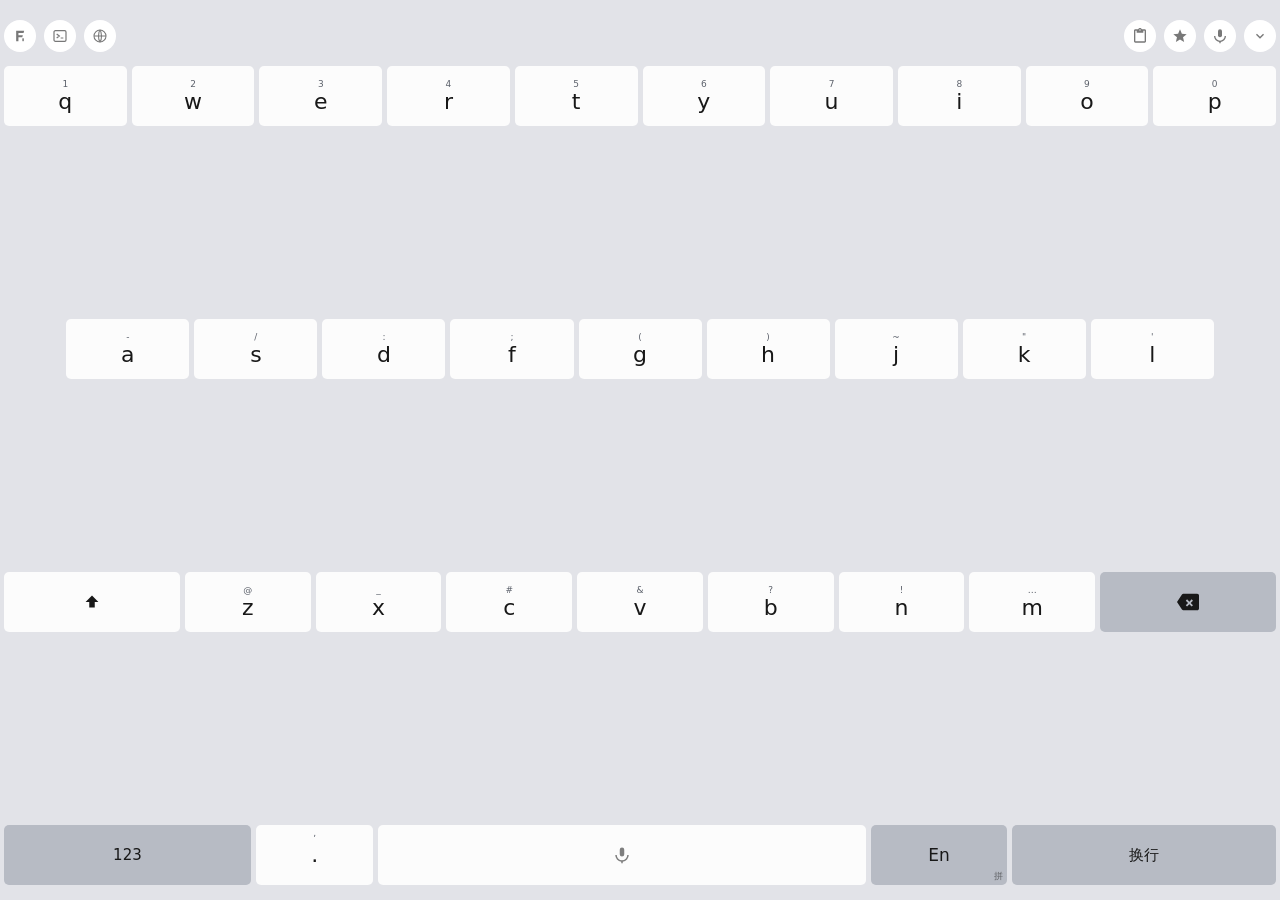
<file: test-fixtures/keyboard-3.20.0/index.html>
<!doctype html>
<html lang="zh-CN">
<head>
    <meta charset="utf-8">
    <meta name="viewport" content="width=device-width,initial-scale=1,maximum-scale=1,user-scalable=no,viewport-fit=cover">
    <title>Feelime Keyboard</title>
    <link rel="stylesheet" href="keyboard.css">
</head>
<body>
<main id="softKeyboard" aria-label="Feelime HTML keyboard">
    <div id="preeditLine" aria-live="polite"></div>

    <!-- Batch 13 (#6), batch 14 (#4): editor strip ABOVE the candidate bar
         (which stays selectable mid-edit), regular keyboard below. -->
    <section id="panelEditor" hidden>
        <input id="panelEditorInput" class="phrase-input" maxlength="200"
               placeholder="输入常用内容（最多 200 字）" aria-label="常用语内容">
        <!-- 批次 21 #7: the custom-JSON editor shares the strip as a
             multi-line textarea (system paste works on real inputs). -->
        <textarea id="panelEditorArea" class="phrase-input phrase-area" rows="3" hidden
                  placeholder="粘贴定制 JSON" aria-label="定制键盘 JSON"></textarea>
        <button id="panelEditorCancel" class="phrase-cancel" aria-label="取消">取消</button>
        <button id="panelEditorSave" class="phrase-add" aria-label="保存">保存</button>
    </section>
    <section id="candidateBar">
        <!-- Batch 15 (#4): the app's own F logo marks the keyboard menu;
             the gear moved to the full-settings entry. -->
        <button id="setupButton" data-role="setup" class="tool" aria-label="键盘设置">
            <!-- Batch 15.1: the refreshed F logo (docs/branding/felime-logo.svg,
                 same path as app/src/main/res/drawable/ic_launcher.xml). -->
            <svg viewBox="0 0 48 48" width="16" height="16" fill="currentColor" aria-hidden="true">
                <path d="M12.5 8.5h24l-1.8 6.2H19.3v7.2h13.3l-1.8 6.2H19.3v11.4h-6.8z"/>
                <rect x="31" y="31" width="4.5" height="8.5" rx="1"/>
            </svg>
        </button>
        <!-- Batch 16 #7: the control-key entry - the toolbar swaps for two
             rows of control keys (Esc/Ctrl/Alt/arrows/...) while it shows. -->
        <button id="ctrlTool" data-role="ctrl-tool" class="tool" aria-label="控制键">
            <svg viewBox="0 0 24 24" width="16" height="16" fill="none" stroke="currentColor"
                 stroke-width="1.8" aria-hidden="true">
                <rect x="3" y="4" width="18" height="16" rx="2"/>
                <path d="M7 9l4 3-4 3M13 15h4"/>
            </svg>
        </button>
        <!-- Batch 16 #1: opens the SYSTEM input method picker (all IMEs). -->
        <button id="imeSwitchButton" data-role="ime-switch" class="tool" aria-label="切换输入法">
            <svg viewBox="0 0 24 24" width="16" height="16" fill="none" stroke="currentColor"
                 stroke-width="1.6" aria-hidden="true">
                <circle cx="12" cy="12" r="9"/>
                <path d="M3 12h18M12 3c3 3.5 3 14 0 18M12 3c-3 3.5-3 14 0 18"/>
            </svg>
        </button>
        <!-- Batch 11 (#9): full settings moved off the panel into the toolbar;
             only visible while the quick panel is open. Batch 15 (#5): a gear
             glyph - the toolbar's own entry is the app logo now, so the gear
             no longer reads as a duplicate. The ‹ › pager buttons are gone
             (batch 15 #6): the bar holds the whole pool and auto-fetches. -->
        <button id="fullSetupButton" class="tool" aria-label="打开完整设置" hidden>
            <svg viewBox="0 0 24 24" width="16" height="16" fill="currentColor" aria-hidden="true">
                <path d="M19.14 12.94c.04-.3.06-.61.06-.94 0-.32-.02-.64-.07-.94l2.03-1.58a.49.49 0 0 0 .12-.61l-1.92-3.32a.488.488 0 0 0-.59-.22l-2.39.96c-.5-.38-1.03-.7-1.62-.94l-.36-2.54a.484.484 0 0 0-.48-.41h-3.84c-.24 0-.43.17-.47.41l-.36 2.54c-.59.24-1.13.57-1.62.94l-2.39-.96c-.22-.08-.47 0-.59.22L2.74 8.87c-.12.21-.08.47.12.61l2.03 1.58c-.05.3-.09.63-.09.94s.02.64.07.94l-2.03 1.58a.49.49 0 0 0-.12.61l1.92 3.32c.12.22.37.29.59.22l2.39-.96c.5.38 1.03.7 1.62.94l.36 2.54c.05.24.24.41.48.41h3.84c.24 0 .44-.17.47-.41l.36-2.54c.59-.24 1.13-.56 1.62-.94l2.39.96c.22.08.47 0 .59-.22l1.92-3.32c.12-.22.07-.47-.12-.61l-2.01-1.58zM12 15.6c-1.98 0-3.6-1.62-3.6-3.6s1.62-3.6 3.6-3.6 3.6 1.62 3.6 3.6-1.62 3.6-3.6 3.6z"/>
            </svg>
        </button>
        <div id="candidates"></div>
        <button id="clipboardButton" data-role="clipboard" class="tool" aria-label="剪贴板">
            <svg viewBox="0 0 24 24" width="16" height="16" fill="currentColor" aria-hidden="true">
                <path d="M19 2h-4.18C14.4.84 13.3 0 12 0c-1.3 0-2.4.84-2.82 2H5c-1.1 0-2 .9-2 2v16c0 1.1.9 2 2 2h14c1.1 0 2-.9 2-2V4c0-1.1-.9-2-2-2zm-7 0c.55 0 1 .45 1 1s-.45 1-1 1-1-.45-1-1 .45-1 1-1zm7 18H5V4h2v3h10V4h2v16z"/>
            </svg>
        </button>
        <button id="favoritesButton" data-role="favorites" class="tool" aria-label="常用语">
            <svg viewBox="0 0 24 24" width="16" height="16" fill="currentColor" aria-hidden="true">
                <path d="M12 17.27 18.18 21l-1.64-7.03L22 9.24l-7.19-.61L12 2 9.19 8.63 2 9.24l5.46 4.73L5.82 21z"/>
            </svg>
        </button>
        <button id="composeClear" class="tool compose-tool" aria-label="清除输入" hidden>
            <svg viewBox="0 0 24 24" width="16" height="16" fill="currentColor" aria-hidden="true">
                <path d="M19 6.41 17.59 5 12 10.59 6.41 5 5 6.41 10.59 12 5 17.59 6.41 19 12 13.41 17.59 19 19 17.59 13.41 12z"/>
            </svg>
        </button>
        <button id="composeExpand" class="tool compose-tool" aria-label="展开候选" hidden>
            <svg viewBox="0 0 24 24" width="16" height="16" fill="currentColor" aria-hidden="true">
                <path d="M7.41 8.59 12 13.17l4.59-4.58L18 10l-6 6-6-6z"/>
            </svg>
        </button>
        <button id="mic" class="tool" aria-label="开始语音输入">
            <svg viewBox="0 0 24 24" width="16" height="16" fill="currentColor" aria-hidden="true">
                <path d="M12 14a3 3 0 0 0 3-3V5a3 3 0 0 0-6 0v6a3 3 0 0 0 3 3z"/>
                <path d="M19 12a7 7 0 0 1-14 0H3a9 9 0 0 0 8 8.94V23h2v-2.06A9 9 0 0 0 21 12h-2z"/>
            </svg>
        </button>
        <button id="hide" class="tool" aria-label="收起键盘">
            <svg viewBox="0 0 24 24" width="16" height="16" fill="currentColor" aria-hidden="true">
                <path d="M16.59 8.59 12 13.17 7.41 8.59 6 10l6 6 6-6z"/>
            </svg>
        </button>
        <!-- Batch 15 (#11): settings sub-page chrome rides the toolbar -
             left: back + title, right: close. Regular tools hide meanwhile. -->
        <div id="settingsPageBar" hidden></div>
    </section>

    <section id="expandLayer" hidden>
        <div class="expand-head">
            <div class="expand-tabs" role="tablist">
                <button class="expand-tab active" data-expand-tab="freq">词频</button>
                <button class="expand-tab" data-expand-tab="single">单字</button>
            </div>
            <div id="expandPreedit" aria-live="polite"></div>
            <button id="expandCollapse" class="tool" aria-label="收起候选">
                <svg viewBox="0 0 24 24" width="18" height="18" fill="currentColor" aria-hidden="true">
                    <path d="M7.41 15.41 12 10.83l4.59 4.58L18 14l-6-6-6 6z"/>
                </svg>
            </button>
        </div>
        <div class="expand-body">
            <div id="expandVariants"></div>
            <div id="expandGrid"></div>
        </div>
    </section>

    <!-- Batch 16 #7: the control-key view replaces ONLY the candidate
         bar (same 40px slot); the keyboard rows below stay untouched. -->
    <section id="ctrlLayer" class="kb-layer" hidden>
        <div class="kb-row ctrl-row">
            <button class="kb-key ctrl-key" data-ctrl="Escape">Esc</button>
            <button class="kb-key ctrl-key ctrl-mod" data-ctrl="sticky-ctrl">Ctrl</button>
            <button class="kb-key ctrl-key" data-ctrl="Home">Home</button>
            <button class="kb-key ctrl-key" data-ctrl="ArrowUp">↑</button>
            <button class="kb-key ctrl-key" data-ctrl="End">End</button>
            <button class="kb-key ctrl-key" data-ctrl="PageUp">PgUp</button>
            <!-- 批次 21 #1/#2: Fn replaces the Comb icon - tap = sticky
                 (twelve letter keys become F1..F12), long-press = the old
                 Comb combo grid. -->
            <button class="kb-key ctrl-key ctrl-mod" data-ctrl="sticky-fn" aria-label="Fn 粘滞键">Fn</button>
            <button class="kb-key ctrl-key" data-ctrl="Del">Del</button>
        </div>
        <div class="kb-row ctrl-row">
            <button class="kb-key ctrl-key" data-ctrl="Tab">Tab</button>
            <button class="kb-key ctrl-key ctrl-mod" data-ctrl="sticky-alt">Alt</button>
            <button class="kb-key ctrl-key" data-ctrl="ArrowLeft">←</button>
            <button class="kb-key ctrl-key" data-ctrl="ArrowDown">↓</button>
            <button class="kb-key ctrl-key" data-ctrl="ArrowRight">→</button>
            <button class="kb-key ctrl-key" data-ctrl="PageDown">PgDn</button>
            <button class="kb-key ctrl-key ctrl-mod" data-ctrl="sticky-meta" aria-label="Meta 键">&#8862;</button>
            <button class="kb-key ctrl-key ctrl-close" data-ctrl="collapse" aria-label="收起控制键">
                <svg viewBox="0 0 24 24" width="12" height="12" fill="none" stroke="currentColor"
                     stroke-width="2.2" stroke-linecap="round" aria-hidden="true">
                    <path d="M6 6 L18 18 M18 6 L6 18"/>
                </svg>
            </button>
        </div>
    </section>

    <section id="qwertyLayer" class="kb-layer"></section>
    <section id="symbolLayer" class="kb-layer" hidden>
        <div id="symGrid"></div>
        <div id="symCatBar">
            <button class="kb-key kb-special" data-action="letters">ABC</button>
            <div id="symCats"></div>
            <button class="kb-key kb-special" id="symEnterKey" aria-label="换行">换行</button>
        </div>
    </section>

    <section id="panelLayer" hidden>
        <div class="panel-head">
            <button id="panelClose" class="tool" aria-label="关闭面板">
                <svg viewBox="0 0 24 24" width="16" height="16" fill="currentColor" aria-hidden="true">
                    <path d="M16.59 8.59 12 13.17 7.41 8.59 6 10l6 6 6-6z"/>
                </svg>
            </button>
            <div class="panel-tabs" role="tablist">
                <button class="panel-tab active" data-panel-tab="clipboard">剪贴板</button>
                <button class="panel-tab" data-panel-tab="favorites">常用语</button>
            </div>
            <button id="panelClear" class="panel-action" aria-label="清空剪贴板">清空</button>
            <button id="panelManage" class="panel-action" aria-label="添加常用语" hidden>＋添加</button>
        </div>
        <div id="panelList"></div>
        <div id="panelEmpty" hidden></div>
    </section>


    <div id="modeMenu"></div>

    <!-- Batch 13 (#7): long-press / ⋯ menu for a favorites row. -->
    <div id="itemMenu"></div>

    <!-- Batch 19 (#8): confirm deleting a self-made word from the user
         lexicon (long-press a candidate -> 删除自造词). -->
    <div id="confirmCard" hidden>
        <div id="confirmText" aria-live="polite"></div>
        <div class="confirm-actions">
            <button id="confirmCancel">取消</button>
            <button id="confirmOk" class="danger">删除</button>
        </div>
    </div>

    <section id="settingsPanel" hidden></section>

    <div id="voiceOverlay">
        <div id="voiceScrim"></div>
        <div id="voiceCard">
            <!-- 批次 21 #11: the big red dot became a half-height mic icon
                 (portrait AND landscape); only colours/pulse animate. -->
            <div class="vc-mic">
                <svg viewBox="0 0 24 24" width="20" height="20" fill="currentColor" aria-hidden="true">
                    <path d="M12 14a3 3 0 0 0 3-3V5a3 3 0 0 0-6 0v6a3 3 0 0 0 3 3z"/>
                    <path d="M19 12a7 7 0 0 1-14 0H3a9 9 0 0 0 8 8.94V23h2v-2.06A9 9 0 0 0 21 12h-2z"/>
                </svg>
            </div>
            <div id="voiceStatus">正在聆听…</div>
            <div id="partialText" aria-live="polite"></div>
            <div id="levelBar"><i></i></div>
            <div id="voiceHint">说完后点击任意位置结束</div>
        </div>
    </div>

    <div id="keyPopup"><div id="keyPopupInner"></div></div>
    <!-- Batch 16 #7: the 3x3 combo grid (long-press Ctrl/Alt/tap Comb) - full
         key names stacked per row, centered. -->
    <div id="comboPopup"><button id="comboClose" aria-label="关闭组合键浮层">×</button><div id="comboPopupInner"></div></div>
    <!-- Batch 16 #8: the keyboard-height adjust handle (drag the top edge),
         shown only from quick settings. -->
    <div id="heightHandle" class="height-handle" hidden>
        <i></i>
        <div id="heightHint">
            <span id="heightValue"></span>
            <button id="heightCancel">取消</button>
            <button id="heightSave">确定</button>
        </div>
    </div>
    <div id="flickBlob"></div>
    <div id="toast" role="status"></div>
</main>
<script src="keyboard.js"></script>
</body>
</html>
</file>
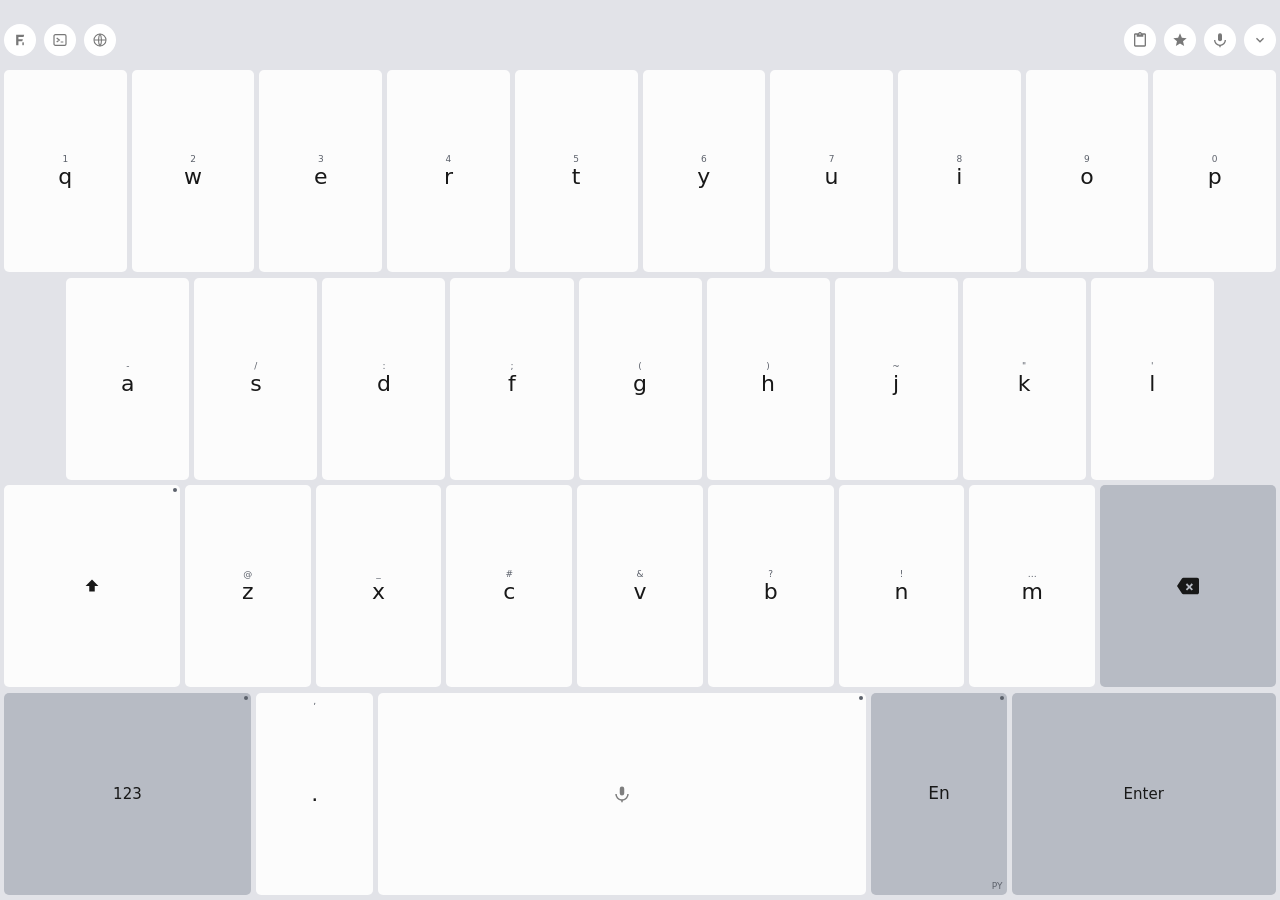
<file: app/src/main/assets/keyboard/index.html>
<!doctype html>
<html lang="zh-CN">
<head>
    <meta charset="utf-8">
    <meta name="viewport" content="width=device-width,initial-scale=1,maximum-scale=1,user-scalable=no,viewport-fit=cover">
    <title>Feelime Keyboard</title>
    <link rel="stylesheet" href="keyboard.css">
</head>
<body>
<main id="softKeyboard" aria-label="Feelime HTML keyboard">
    <!-- 背景图片层：铺满整个键盘区域（工具条到底部留白）。z-index 垫底，
         data-bg-image=on 时根背景转透明让图透出。 -->
    <div id="bgImage" aria-hidden="true"></div>
    <!-- 拼音行内前缀：悬浮在顶部 padding 带里（issue #8 定稿形态——
         独立一行，字号可在设置里三档调整）。 -->
    <div id="preeditLine" aria-live="polite"></div>

    <!-- 单手模式侧边条（issue #15）：data-side-content 驱动两态——
         cursor（2×4 光标/编辑簇）、blank。位置贴单手让位的一侧。 -->
    <aside id="sidePad">
        <div id="sideGrid">
            <!-- 方向键按物理位次排布（issue #15 定稿）：上 / 左右 / 下，
                 与手指预期一致；编辑键横排 icon+文字保证语义明确。 -->
            <div class="side-row">
                <button class="side-key" data-side-cursor="up" aria-label="光标上移" data-i18n-aria-label="光标上移">
                    <svg viewBox="0 0 24 24" width="16" height="16" fill="none" stroke="currentColor"
                         stroke-width="2.2" stroke-linecap="round" stroke-linejoin="round" aria-hidden="true">
                        <path d="M5 15 L12 8 L19 15"/>
                    </svg>
                </button>
            </div>
            <div class="side-row side-row-mid">
                <button class="side-key" data-side-cursor="left" aria-label="光标左移" data-i18n-aria-label="光标左移">
                    <svg viewBox="0 0 24 24" width="16" height="16" fill="none" stroke="currentColor"
                         stroke-width="2.2" stroke-linecap="round" stroke-linejoin="round" aria-hidden="true">
                        <path d="M15 5 L8 12 L15 19"/>
                    </svg>
                </button>
                <button class="side-key" data-side-cursor="right" aria-label="光标右移" data-i18n-aria-label="光标右移">
                    <svg viewBox="0 0 24 24" width="16" height="16" fill="none" stroke="currentColor"
                         stroke-width="2.2" stroke-linecap="round" stroke-linejoin="round" aria-hidden="true">
                        <path d="M9 5 L16 12 L9 19"/>
                    </svg>
                </button>
            </div>
            <div class="side-row">
                <button class="side-key" data-side-cursor="down" aria-label="光标下移" data-i18n-aria-label="光标下移">
                    <svg viewBox="0 0 24 24" width="16" height="16" fill="none" stroke="currentColor"
                         stroke-width="2.2" stroke-linecap="round" stroke-linejoin="round" aria-hidden="true">
                        <path d="M5 9 L12 16 L19 9"/>
                    </svg>
                </button>
            </div>
            <button class="side-key side-labeled" data-side-action="selectAll" aria-label="全选" data-i18n-aria-label="全选">
                <svg viewBox="0 0 24 24" width="13" height="13" fill="none" stroke="currentColor"
                     stroke-width="2" stroke-linecap="round" aria-hidden="true">
                    <path d="M7 3H5a2 2 0 0 0-2 2v2m0 4v2m0 4v2a2 2 0 0 0 2 2h2m4 0h2m4 0h2a2 2 0 0 0 2-2v-2m0-4v-2m0-4V5a2 2 0 0 0-2-2h-2M9 9h6v6H9z"/>
                </svg>
                <span data-i18n="全选">全选</span>
            </button>
            <button class="side-key side-labeled" data-side-action="copy" aria-label="复制" data-i18n-aria-label="复制">
                <svg viewBox="0 0 24 24" width="13" height="13" fill="none" stroke="currentColor"
                     stroke-width="2" stroke-linecap="round" stroke-linejoin="round" aria-hidden="true">
                    <path d="M16 1H4a2 2 0 0 0-2 2v14h2V3h12V1zm3 4H8a2 2 0 0 0-2 2v14a2 2 0 0 0 2 2h11a2 2 0 0 0 2-2V7a2 2 0 0 0-2-2zm0 16H8V7h11v14z"/>
                </svg>
                <span data-i18n="复制">复制</span>
            </button>
            <button class="side-key side-labeled" data-side-action="cut" aria-label="剪切" data-i18n-aria-label="剪切">
                <svg viewBox="0 0 24 24" width="13" height="13" fill="none" stroke="currentColor"
                     stroke-width="2" stroke-linecap="round" stroke-linejoin="round" aria-hidden="true">
                    <circle cx="6" cy="6" r="3"/><circle cx="6" cy="18" r="3"/>
                    <path d="M20 4L8.12 15.88M14.47 14.48L20 20M8.12 8.12L12 12"/>
                </svg>
                <span data-i18n="剪切">剪切</span>
            </button>
            <button class="side-key side-labeled" data-side-action="paste" aria-label="粘贴" data-i18n-aria-label="粘贴">
                <svg viewBox="0 0 24 24" width="13" height="13" fill="none" stroke="currentColor"
                     stroke-width="2" stroke-linecap="round" stroke-linejoin="round" aria-hidden="true">
                    <path d="M19 2h-4.18C14.4.84 13.3 0 12 0c-1.3 0-2.4.84-2.82 2H5c-1.1 0-2 .9-2 2v16c0 1.1.9 2 2 2h14c1.1 0 2-.9 2-2V4c0-1.1-.9-2-2-2zm-7 0c.55 0 1 .45 1 1s-.45 1-1 1-1-.45-1-1 .45-1 1-1zm7 18H5V4h2v3h10V4h2v16z"/>
                </svg>
                <span data-i18n="粘贴">粘贴</span>
            </button>
        </div>
    </aside>

<!-- Editor strip ABOVE the candidate bar
         (which stays selectable mid-edit), regular keyboard below. -->
    <section id="panelEditor" hidden>
        <input id="panelEditorInput" class="phrase-input" maxlength="200"
               placeholder="输入常用内容（最多 200 字）" data-i18n-placeholder="输入常用内容（最多 200 字）" aria-label="常用语内容" data-i18n-aria-label="常用语内容">
 <!-- The custom-JSON editor shares the strip as a
             multi-line textarea (system paste works on real inputs). -->
        <textarea id="panelEditorArea" class="phrase-input phrase-area" rows="3" hidden
                  placeholder="粘贴定制 JSON" data-i18n-placeholder="粘贴定制 JSON" aria-label="定制键盘 JSON" data-i18n-aria-label="定制键盘 JSON"></textarea>
        <button id="panelEditorCancel" class="phrase-cancel" aria-label="取消" data-i18n-aria-label="取消" data-i18n="取消">取消</button>
        <button id="panelEditorSave" class="phrase-add" aria-label="保存" data-i18n-aria-label="保存" data-i18n="保存">保存</button>
    </section>
 <!-- The phrase editor card floats ABOVE the keyboard view
         (native band area): title row + 2-row input + input
         code + save/cancel. The redirect channel targets .phrase-input
         focus, which the card's textarea keeps. -->
    <section id="phraseCard" hidden>
        <div class="pc-head">
            <button id="phraseCardClose" class="pc-close" aria-label="关闭" data-i18n-aria-label="关闭">×</button>
            <span id="phraseCardTitle" class="pc-title" data-i18n="添加常用语">添加常用语</span>
            <span class="pc-head-pad" aria-hidden="true"></span>
        </div>
        <div class="pc-card">
            <textarea id="phraseCardInput" class="phrase-input pc-input" rows="2" maxlength="200"
                      placeholder="输入常用内容" data-i18n-placeholder="输入常用内容" aria-label="常用语内容" data-i18n-aria-label="常用语内容"></textarea>
            <label class="pc-code-label" for="phraseCardCode"><span data-i18n="输入码">输入码</span> <small data-i18n="留空时自动生成">留空时自动生成</small></label>
            <!-- The code field shares one row with the rank stepper -
                 the code input narrows and the freed space holds 位次 -/+. -->
            <div class="pc-code-row">
                <input id="phraseCardCode" class="pc-code phrase-input" maxlength="12"
                       placeholder="例如：nh" data-i18n-placeholder="例如：nh" aria-label="输入码" data-i18n-aria-label="输入码">
                <span class="pc-rank" role="group" aria-label="位次" data-i18n-aria-label="位次">
                    <button id="phraseCardRankDown" class="pc-rank-btn" aria-label="位次减一" data-i18n-aria-label="位次减一">−</button>
                    <span id="phraseCardRankValue" class="pc-rank-value">1</span>
                    <button id="phraseCardRankUp" class="pc-rank-btn" aria-label="位次加一" data-i18n-aria-label="位次加一">＋</button>
                    <span class="pc-rank-label" data-i18n="位次">位次</span>
                </span>
            </div>
            <div class="pc-actions">
                <button id="phraseCardCancel" class="pc-btn pc-ghost" aria-label="取消" data-i18n-aria-label="取消" data-i18n="取消">取消</button>
                <button id="phraseCardSave" class="pc-btn pc-main" aria-label="保存" data-i18n-aria-label="保存" data-i18n="保存">保存</button>
            </div>
        </div>
    </section>
 <!-- Height adjust card (floats above the keyboard view).
         Fine steps via the -/+ buttons (applied live), coarse via the drag
         strip (preview only - the height lands on release/保存). -->
    <section id="heightCard" hidden>
        <div class="pc-head">
            <span class="pc-head-pad" aria-hidden="true"></span>
            <span class="pc-title" data-i18n="键盘高度">键盘高度</span>
            <span class="pc-head-pad" aria-hidden="true"></span>
        </div>
        <div class="pc-card">
            <div class="hc-row">
                <button id="heightMinus" class="hc-step" aria-label="减少高度" data-i18n-aria-label="减少高度">−</button>
                <div id="heightTrack" class="hc-track">
                    <i id="heightThumb"></i>
                </div>
                <button id="heightPlus" class="hc-step" aria-label="增加高度" data-i18n-aria-label="增加高度">＋</button>
            </div>
            <div class="hc-meta">
                <span id="heightValue">272</span>
                <span class="hc-hint" id="heightHint" data-i18n="拖动为预览，松手应用">拖动为预览，松手应用</span>
            </div>
            <div class="pc-actions">
                <button id="heightCardReset" class="pc-btn pc-ghost" aria-label="恢复默认" data-i18n-aria-label="恢复默认" data-i18n="恢复默认">恢复默认</button>
                <button id="heightCardCancel" class="pc-btn pc-ghost" aria-label="取消" data-i18n-aria-label="取消" data-i18n="取消">取消</button>
                <button id="heightCardSave" class="pc-btn pc-main" aria-label="保存" data-i18n-aria-label="保存" data-i18n="保存">保存</button>
            </div>
        </div>
    </section>
    <section id="candidateBar">
 <!-- The app's own F logo marks the keyboard menu;
             the gear moved to the full-settings entry. -->
        <button id="setupButton" data-role="setup" class="tool" aria-label="键盘设置" data-i18n-aria-label="键盘设置">
 <!-- The refreshed F logo (docs/branding/feelime-logo.svg,
                 same path as app/src/main/res/drawable/ic_launcher.xml). -->
            <svg viewBox="0 0 48 48" width="16" height="16" fill="currentColor" aria-hidden="true">
                <path d="M12.5 8.5h24l-1.8 6.2H19.3v7.2h13.3l-1.8 6.2H19.3v11.4h-6.8z"/>
                <rect x="31" y="31" width="4.5" height="8.5" rx="1"/>
            </svg>
        </button>
 <!-- The control-key entry - the toolbar swaps for two
             rows of control keys (Esc/Ctrl/Alt/arrows/...) while it shows. -->
        <button id="ctrlTool" data-role="ctrl-tool" class="tool" aria-label="控制键" data-i18n-aria-label="控制键">
            <svg viewBox="0 0 24 24" width="16" height="16" fill="none" stroke="currentColor"
                 stroke-width="1.8" aria-hidden="true">
                <rect x="3" y="4" width="18" height="16" rx="2"/>
                <path d="M7 9l4 3-4 3M13 15h4"/>
            </svg>
        </button>
 <!-- Opens the SYSTEM input method picker (all IMEs). -->
        <button id="imeSwitchButton" data-role="ime-switch" class="tool" aria-label="切换输入法" data-i18n-aria-label="切换输入法">
            <svg viewBox="0 0 24 24" width="16" height="16" fill="none" stroke="currentColor"
                 stroke-width="1.6" aria-hidden="true">
                <circle cx="12" cy="12" r="9"/>
                <path d="M3 12h18M12 3c3 3.5 3 14 0 18M12 3c-3 3.5-3 14 0 18"/>
            </svg>
        </button>
 <!-- Full settings moved off the panel into the toolbar;
             only visible while the quick panel is open. A gear
             glyph - the toolbar's own entry is the app logo now, so the gear
             no longer reads as a duplicate. The ‹ › pager buttons are gone
 the bar holds the whole pool and auto-fetches. -->
        <button id="fullSetupButton" class="tool" aria-label="打开完整设置" data-i18n-aria-label="打开完整设置" hidden>
            <svg viewBox="0 0 24 24" width="16" height="16" fill="currentColor" aria-hidden="true">
                <path d="M19.14 12.94c.04-.3.06-.61.06-.94 0-.32-.02-.64-.07-.94l2.03-1.58a.49.49 0 0 0 .12-.61l-1.92-3.32a.488.488 0 0 0-.59-.22l-2.39.96c-.5-.38-1.03-.7-1.62-.94l-.36-2.54a.484.484 0 0 0-.48-.41h-3.84c-.24 0-.43.17-.47.41l-.36 2.54c-.59.24-1.13.57-1.62.94l-2.39-.96c-.22-.08-.47 0-.59.22L2.74 8.87c-.12.21-.08.47.12.61l2.03 1.58c-.05.3-.09.63-.09.94s.02.64.07.94l-2.03 1.58a.49.49 0 0 0-.12.61l1.92 3.32c.12.22.37.29.59.22l2.39-.96c.5.38 1.03.7 1.62.94l.36 2.54c.05.24.24.41.48.41h3.84c.24 0 .44-.17.47-.41l.36-2.54c.59-.24 1.13-.56 1.62-.94l2.39.96c.22.08.47 0 .59-.22l1.92-3.32c.12-.22.07-.47-.12-.61l-2.01-1.58zM12 15.6c-1.98 0-3.6-1.62-3.6-3.6s1.62-3.6 3.6-3.6 3.6 1.62 3.6 3.6-1.62 3.6-3.6 3.6z"/>
            </svg>
        </button>
        <div id="candidates"></div>
 <!-- Engine lifecycle notice (mode-fallback §2.3): overlays the
             candidate strip while the engine warms up or a degrade fallback
             serves. Pointer-transparent; hidden otherwise. -->
        <div id="engineStatus" hidden></div>
        <button id="clipboardButton" data-role="clipboard" class="tool" aria-label="剪贴板" data-i18n-aria-label="剪贴板">
            <svg viewBox="0 0 24 24" width="16" height="16" fill="currentColor" aria-hidden="true">
                <path d="M19 2h-4.18C14.4.84 13.3 0 12 0c-1.3 0-2.4.84-2.82 2H5c-1.1 0-2 .9-2 2v16c0 1.1.9 2 2 2h14c1.1 0 2-.9 2-2V4c0-1.1-.9-2-2-2zm-7 0c.55 0 1 .45 1 1s-.45 1-1 1-1-.45-1-1 .45-1 1-1zm7 18H5V4h2v3h10V4h2v16z"/>
            </svg>
        </button>
        <button id="favoritesButton" data-role="favorites" class="tool" aria-label="常用语" data-i18n-aria-label="常用语">
            <svg viewBox="0 0 24 24" width="16" height="16" fill="currentColor" aria-hidden="true">
                <path d="M12 17.27 18.18 21l-1.64-7.03L22 9.24l-7.19-.61L12 2 9.19 8.63 2 9.24l5.46 4.73L5.82 21z"/>
            </svg>
        </button>
        <button id="composeClear" class="tool compose-tool" aria-label="清除输入" data-i18n-aria-label="清除输入" hidden>
            <svg viewBox="0 0 24 24" width="16" height="16" fill="currentColor" aria-hidden="true">
                <path d="M19 6.41 17.59 5 12 10.59 6.41 5 5 6.41 10.59 12 5 17.59 6.41 19 12 13.41 17.59 19 19 17.59 13.41 12z"/>
            </svg>
        </button>
        <button id="composeExpand" class="tool compose-tool" aria-label="展开候选" data-i18n-aria-label="展开候选" hidden>
            <svg viewBox="0 0 24 24" width="16" height="16" fill="currentColor" aria-hidden="true">
                <path d="M7.41 8.59 12 13.17l4.59-4.58L18 10l-6 6-6-6z"/>
            </svg>
        </button>
        <button id="mic" class="tool" aria-label="开始语音输入" data-i18n-aria-label="开始语音输入">
            <svg viewBox="0 0 24 24" width="16" height="16" fill="currentColor" aria-hidden="true">
                <path d="M12 14a3 3 0 0 0 3-3V5a3 3 0 0 0-6 0v6a3 3 0 0 0 3 3z"/>
                <path d="M19 12a7 7 0 0 1-14 0H3a9 9 0 0 0 8 8.94V23h2v-2.06A9 9 0 0 0 21 12h-2z"/>
            </svg>
        </button>
        <button id="hide" class="tool" aria-label="收起键盘" data-i18n-aria-label="收起键盘">
            <svg viewBox="0 0 24 24" width="16" height="16" fill="currentColor" aria-hidden="true">
                <path d="M16.59 8.59 12 13.17 7.41 8.59 6 10l6 6 6-6z"/>
            </svg>
        </button>
 <!-- Settings sub-page chrome rides the toolbar -
             left: back + title, right: close. Regular tools hide meanwhile. -->
        <div id="settingsPageBar" hidden></div>
    </section>

    <section id="expandLayer" hidden>
        <div class="expand-head">
            <div class="expand-tabs" role="tablist">
                <button class="expand-tab active" data-expand-tab="freq" data-i18n="词频">词频</button>
                <button class="expand-tab" data-expand-tab="single" data-i18n="单字">单字</button>
            </div>
            <div id="expandPreedit" aria-live="polite"></div>
            <button id="expandCollapse" class="tool" aria-label="收起候选" data-i18n-aria-label="收起候选">
                <svg viewBox="0 0 24 24" width="18" height="18" fill="currentColor" aria-hidden="true">
                    <path d="M7.41 15.41 12 10.83l4.59 4.58L18 14l-6-6-6 6z"/>
                </svg>
            </button>
        </div>
        <div class="expand-body">
            <div id="expandVariants"></div>
            <div id="expandGrid"></div>
        </div>
    </section>

 <!-- The control-key view replaces ONLY the candidate
         bar (same 40px slot); the keyboard rows below stay untouched. -->
    <section id="ctrlLayer" class="kb-layer" hidden>
        <div class="kb-row ctrl-row">
            <button class="kb-key ctrl-key" data-ctrl="Escape">Esc</button>
            <button class="kb-key ctrl-key ctrl-mod" data-ctrl="sticky-ctrl">Ctrl</button>
            <button class="kb-key ctrl-key" data-ctrl="Home">Home</button>
            <button class="kb-key ctrl-key" data-ctrl="ArrowUp">↑</button>
            <button class="kb-key ctrl-key" data-ctrl="End">End</button>
            <button class="kb-key ctrl-key" data-ctrl="PageUp">PgUp</button>
 <!-- Fn replaces the Comb icon - tap = sticky
                 (twelve letter keys become F1..F12), long-press = the old
                 Comb combo grid. -->
            <button class="kb-key ctrl-key ctrl-mod" data-ctrl="sticky-fn" aria-label="Fn 粘滞键" data-i18n-aria-label="Fn 粘滞键">Fn</button>
            <button class="kb-key ctrl-key" data-ctrl="Del">Del</button>
        </div>
        <div class="kb-row ctrl-row">
            <button class="kb-key ctrl-key" data-ctrl="Tab">Tab</button>
            <button class="kb-key ctrl-key ctrl-mod" data-ctrl="sticky-alt">Alt</button>
            <button class="kb-key ctrl-key" data-ctrl="ArrowLeft">←</button>
            <button class="kb-key ctrl-key" data-ctrl="ArrowDown">↓</button>
            <button class="kb-key ctrl-key" data-ctrl="ArrowRight">→</button>
            <button class="kb-key ctrl-key" data-ctrl="PageDown">PgDn</button>
            <button class="kb-key ctrl-key ctrl-mod" data-ctrl="sticky-meta" aria-label="Meta 键" data-i18n-aria-label="Meta 键">&#8862;</button>
            <button class="kb-key ctrl-key ctrl-close" data-ctrl="collapse" aria-label="收起控制键" data-i18n-aria-label="收起控制键">
                <svg viewBox="0 0 24 24" width="12" height="12" fill="none" stroke="currentColor"
                     stroke-width="2.2" stroke-linecap="round" aria-hidden="true">
                    <path d="M6 6 L18 18 M18 6 L6 18"/>
                </svg>
            </button>
        </div>
    </section>

    <!-- 工具栏编辑模式（issue #15）：替换键区，展示未上栏的 icon 仓库
         （点按添加到工具栏；候选条内 × 移除、长按拖动排序）。 -->
    <section id="toolbarEditor" hidden>
        <div class="tbe-head">
            <span class="tbe-title" data-i18n="编辑工具栏">编辑工具栏</span>
            <span class="tbe-hint" data-i18n="点按图标添加 · 拖动工具栏图标排序">点按图标添加 · 拖动工具栏图标排序</span>
            <button id="toolbarEditCancel" class="tbe-cancel" data-i18n="取消">取消</button>
            <button id="toolbarEditDone" class="tbe-done" data-i18n="完成">完成</button>
        </div>
        <div id="toolbarEditorGrid"></div>
    </section>

    <section id="qwertyLayer" class="kb-layer"></section>
    <section id="symbolLayer" class="kb-layer" hidden>
        <div id="symGrid"></div>
        <div id="symCatBar">
            <button class="kb-key kb-special" data-action="letters">ABC</button>
            <div id="symCats"></div>
            <button class="kb-key kb-special" id="symEnterKey" aria-label="换行" data-i18n-aria-label="换行" data-i18n="换行">换行</button>
        </div>
    </section>
    <!-- 九宫格数字键盘（长按 123 打开），全部由 renderNumpad 填充 -->
    <section id="numPadLayer" class="kb-layer" hidden></section>

    <section id="panelLayer" hidden>
        <div class="panel-head">
            <button id="panelClose" class="tool" aria-label="关闭面板" data-i18n-aria-label="关闭面板">
                <svg viewBox="0 0 24 24" width="16" height="16" fill="currentColor" aria-hidden="true">
                    <path d="M16.59 8.59 12 13.17 7.41 8.59 6 10l6 6 6-6z"/>
                </svg>
            </button>
            <div class="panel-tabs" role="tablist">
                <button class="panel-tab active" data-panel-tab="clipboard" data-i18n="剪贴板">剪贴板</button>
                <button class="panel-tab" data-panel-tab="favorites" data-i18n="常用语">常用语</button>
            </div>
            <button id="panelClear" class="panel-action" aria-label="清空剪贴板" data-i18n-aria-label="清空剪贴板" data-i18n="清空">清空</button>
            <button id="panelManage" class="panel-action" aria-label="添加常用语" data-i18n-aria-label="添加常用语" hidden data-i18n="＋添加">＋添加</button>
        </div>
        <div id="panelList"></div>
        <div id="panelEmpty" hidden></div>
    </section>


    <div id="modeMenu"></div>

 <!-- Long-press / ⋯ menu for a favorites row. -->
    <div id="itemMenu"></div>

 <!-- Confirm deleting a self-made word from the user
         lexicon (long-press a candidate -> 删除自造词). -->
    <div id="confirmCard" hidden>
        <div id="confirmText" aria-live="polite"></div>
        <div class="confirm-actions">
            <button id="confirmCancel" data-i18n="取消">取消</button>
            <button id="confirmOk" class="danger" data-i18n="删除">删除</button>
        </div>
    </div>

    <section id="settingsPanel" hidden>
 <!-- The toolbar tools live in the quick panel now (the
             toolbar keeps only the logo, the gear and the dismiss chevron).
             renderSettingsHome re-appends this node after each rebuild, so
             the ids/bindings the suites (and users) rely on survive. -->
    </section>

    <div id="voiceOverlay">
        <div id="voiceScrim"></div>
        <div id="voiceCard">
 <!-- The big red dot became a half-height mic icon
                 (portrait AND landscape); only colours/pulse animate. -->
            <div class="vc-mic">
                <svg viewBox="0 0 24 24" width="20" height="20" fill="currentColor" aria-hidden="true">
                    <path d="M12 14a3 3 0 0 0 3-3V5a3 3 0 0 0-6 0v6a3 3 0 0 0 3 3z"/>
                    <path d="M19 12a7 7 0 0 1-14 0H3a9 9 0 0 0 8 8.94V23h2v-2.06A9 9 0 0 0 21 12h-2z"/>
                </svg>
            </div>
            <div id="voiceStatus" data-i18n="正在聆听…">正在聆听…</div>
            <div id="partialText" aria-live="polite"></div>
            <div id="levelBar"><i></i></div>
            <div id="voiceHint" data-i18n="点击任意位置结束">点击任意位置结束</div>
            <!-- mic 浮层动作行：说完了居中大按钮（主要出口）。 -->
            <div id="voiceActions">
                <button id="voiceDone" type="button" aria-label="说完了，结束并上屏" data-i18n-aria-label="说完了，结束并上屏">
                    <svg viewBox="0 0 24 24" width="14" height="14" fill="currentColor" aria-hidden="true">
                        <path d="M9 16.2L4.8 12l-1.4 1.4L9 19 21 7l-1.4-1.4L9 16.2z"/>
                    </svg><span data-i18n="说完了">说完了</span>
                </button>
            </div>
            <!-- 撤销（弃稿）回右上角：小而语义明确（↺+文字）。 -->
            <button id="voiceClose" type="button" aria-label="撤销本次听写" data-i18n-aria-label="撤销本次听写">
                <svg viewBox="0 0 24 24" width="12" height="12" fill="currentColor" aria-hidden="true">
                    <path d="M12.5 8c-2.65 0-5.05.99-6.9 2.6L2 7v9h9l-3.62-3.62c1.39-1.16 3.16-1.88 5.12-1.88 3.54 0 6.55 2.31 7.6 5.5l2.37-.78C21.08 11.03 17.15 8 12.5 8z"/>
                </svg><span id="voiceCloseLabel" data-i18n="撤销">撤销</span>
            </button>
        </div>
        <!-- 长按空格浮层专用：上滑撤销提示，toast 样式挂在卡片下方，
             不自动消失；上滑时字体和背景同步放大（updateSlideCancel）。 -->
        <div id="voiceSlideHint" data-i18n="上滑撤销">上滑撤销</div>
    </div>

    <div id="keyPopup"><div id="keyPopupInner"></div></div>
    <!-- 三行弹层滑出卡片边界时的「松手撤销」提示（issue #9，showPopupCancelTip） -->
    <div id="keyPopupCancelTip"></div>
 <!-- The 3x3 combo grid (long-press Ctrl/Alt/tap Comb) - full
         key names stacked per row, centered. -->
    <div id="comboPopup"><button id="comboClose" aria-label="关闭组合键浮层" data-i18n-aria-label="关闭组合键浮层">×</button><div id="comboPopupInner"></div></div>
 <!-- The keyboard-height adjust handle (drag the top edge),
         shown only from quick settings. -->
    <div id="flickBlob"></div>
    <div id="toast" role="status"></div>
</main>
<script src="keyboard.js"></script>
</body>
</html>
</file>
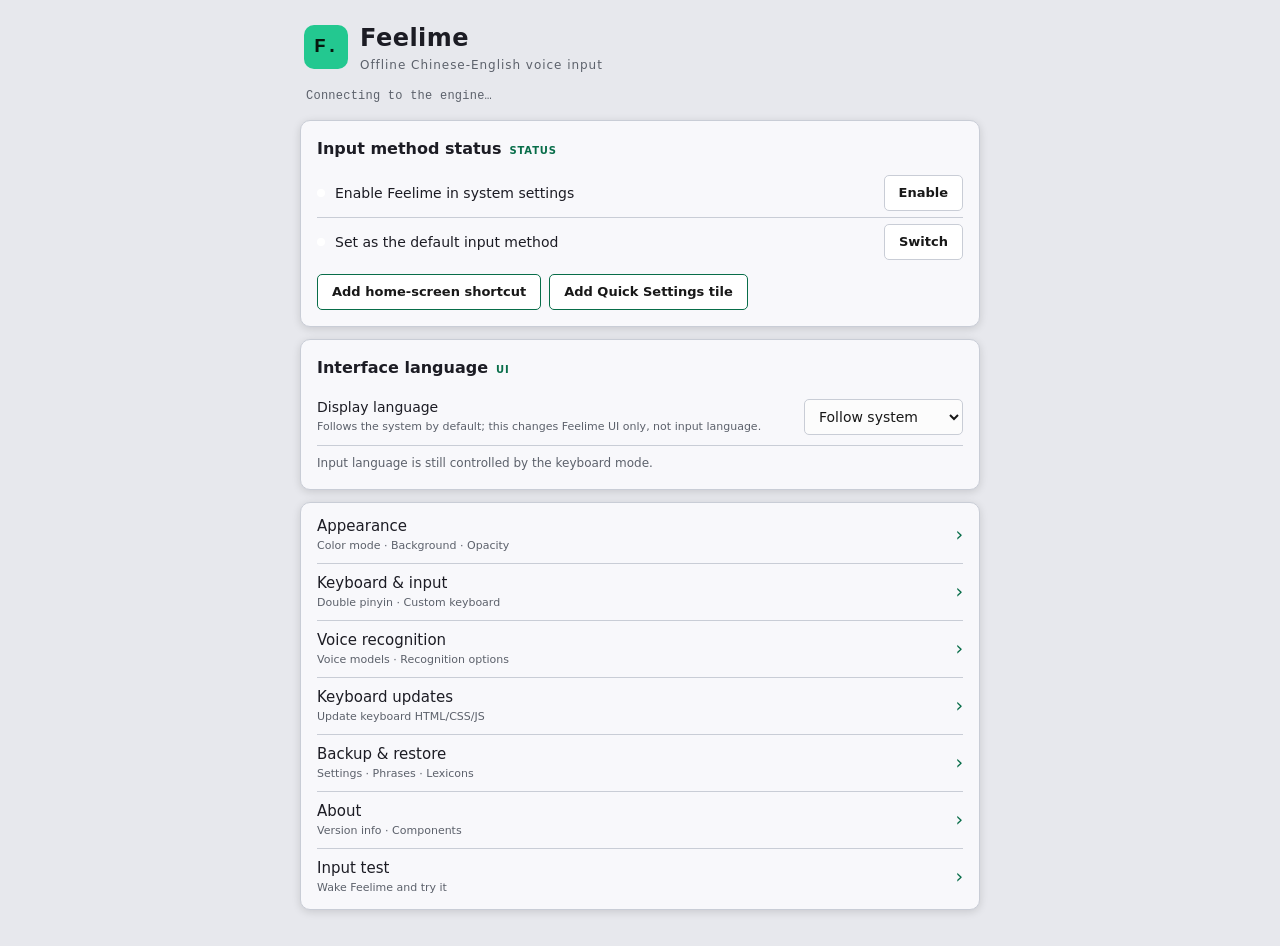
<file: app/src/main/assets/settings/index.html>
<!doctype html>
<!-- Feelime full settings. The page is deliberately a thin, semantic shell:
     all user-facing copy is keyed and translated by settings.js so the same
     WebView can follow the device language without shipping another APK. -->
<html lang="zh-CN">
<head>
<meta charset="utf-8">
<meta name="viewport" content="width=device-width, initial-scale=1, viewport-fit=cover">
<title>Feelime 设置</title>
<link rel="stylesheet" href="settings.css">
</head>
<body>

<!-- Home: status, independent UI-language choice, and topic entries. -->
<div class="page" data-page="home">
  <header class="hero">
    <div class="hero-mark">
      <span class="hero-logo" id="heroLogo" aria-hidden="true">F.</span>
      <div class="hero-titles">
        <h1>Feelime</h1>
        <p class="hero-tag" data-i18n="hero.tag">离线中英混合语音输入法</p>
      </div>
    </div>
    <p class="hero-status" id="heroStatus" aria-live="polite">
      <span data-i18n="hero.connecting">连接引擎…</span>
    </p>
  </header>

  <main>
    <section class="card" id="sec-ime" aria-labelledby="imeTitle">
      <div class="section-heading">
        <h2 id="imeTitle" data-i18n="ime.title">输入法状态</h2>
        <span class="eyebrow" data-i18n="status.title">状态</span>
      </div>
      <div class="rows">
        <div class="row" id="imeEnabledRow">
          <span class="led" data-led aria-hidden="true"></span>
          <span class="row-label" data-i18n="ime.enabled">在系统中启用 Feelime</span>
          <button class="btn" id="btnEnableIme" type="button" data-i18n="ime.enableAction">去启用</button>
        </div>
        <div class="row" id="imeDefaultRow">
          <span class="led" data-led aria-hidden="true"></span>
          <span class="row-label" data-i18n="ime.default">设为默认输入法</span>
          <button class="btn" id="btnPickIme" type="button" data-i18n="ime.pickAction">去切换</button>
        </div>
      </div>
      <div class="actions ime-actions">
        <button class="btn local" id="btnAddShortcut" type="button" data-i18n="ime.addShortcut">添加桌面快捷方式</button>
        <button class="btn local" id="btnAddTile" type="button" data-i18n="ime.addTile">添加快捷设置磁贴</button>
      </div>
    </section>

    <section class="card" id="sec-language" aria-labelledby="languageTitle">
      <div class="section-heading">
        <h2 id="languageTitle" data-i18n="language.title">界面语言</h2>
        <span class="eyebrow" data-i18n="language.badge">界面</span>
      </div>
      <div class="row language-row">
        <span class="row-label">
          <span data-i18n="language.label">显示语言</span>
          <small data-i18n="language.hint">默认跟随系统；只影响 Feelime 界面，不改变输入语言。</small>
        </span>
        <select id="uiLanguage" class="select" aria-describedby="languageHint" data-i18n-aria="language.label" aria-label="显示语言">
          <option value="auto" data-i18n="language.auto">跟随系统</option>
          <option value="zh" data-i18n="language.zh">中文</option>
          <option value="en" data-i18n="language.en">English</option>
        </select>
      </div>
      <p id="languageHint" class="hint" data-i18n="language.note">输入语言仍由键盘模式决定。</p>
    </section>

    <nav class="card entries" id="entries" aria-label="设置分组" data-i18n-aria="nav.groups">
      <button class="entry" type="button" data-target="appearance">
        <span class="entry-label"><span data-i18n="entry.appearance.title">外观</span><small data-i18n="entry.appearance.subtitle">色彩模式 · 背景图片 · 透明度</small></span>
        <span class="entry-chevron" aria-hidden="true">›</span>
      </button>
      <button class="entry" type="button" data-target="input">
        <span class="entry-label"><span data-i18n="entry.input.title">键盘与输入</span><small data-i18n="entry.input.subtitle">双拼 · 定制键盘</small></span>
        <span class="entry-chevron" aria-hidden="true">›</span>
      </button>
      <button class="entry" type="button" data-target="voice">
        <span class="entry-label"><span data-i18n="entry.voice.title">语音识别</span><small data-i18n="entry.voice.subtitle">语音模型 · 识别设置</small></span>
        <span class="entry-chevron" aria-hidden="true">›</span>
      </button>
      <button class="entry" type="button" data-target="update">
        <span class="entry-label"><span data-i18n="entry.update.title">键盘热更新</span><small data-i18n="entry.update.subtitle">键盘前端文件更新</small></span>
        <span class="entry-chevron" aria-hidden="true">›</span>
      </button>
      <button class="entry" type="button" data-target="backup">
        <span class="entry-label"><span data-i18n="entry.backup.title">备份与恢复</span><small data-i18n="entry.backup.subtitle">设置 · 常用语 · 词库</small></span>
        <span class="entry-chevron" aria-hidden="true">›</span>
      </button>
      <button class="entry" type="button" data-target="about">
        <span class="entry-label"><span data-i18n="entry.about.title">关于</span><small data-i18n="entry.about.subtitle">版本信息 · 组件说明</small></span>
        <span class="entry-chevron" aria-hidden="true">›</span>
      </button>
      <button class="entry" type="button" data-target="test">
        <span class="entry-label"><span data-i18n="entry.test.title">输入测试</span><small data-i18n="entry.test.subtitle">唤起键盘试一试</small></span>
        <span class="entry-chevron" aria-hidden="true">›</span>
      </button>
    </nav>
  </main>
</div>

<!-- Keyboard and input. -->
<div class="page" data-page="appearance" hidden>
  <header class="page-head">
    <button class="page-back" type="button" data-back data-i18n-aria="nav.back" aria-label="返回首页">‹</button>
    <h2 class="page-title" data-i18n="page.appearance">外观</h2>
  </header>
  <main>
  <section class="card" aria-labelledby="appearanceTitle">
    <div class="section-heading"><h2 id="appearanceTitle" data-i18n="input.appearance.title">外观</h2><span class="eyebrow" data-i18n="input.appearance.badge">主题</span></div>
    <div class="row language-row">
      <span class="row-label">
        <span data-i18n="input.feel.themeMode">色彩模式</span>
        <small data-i18n="input.feel.themeModeHint">跟随系统，或固定浅色/深色。</small>
      </span>
      <select id="themeMode" class="select" aria-label="色彩模式" data-i18n-aria="input.feel.themeMode">
        <option value="auto" data-i18n="themeMode.auto">跟随系统</option>
        <option value="light" data-i18n="themeMode.light">浅色</option>
        <option value="dark" data-i18n="themeMode.dark">深色</option>
      </select>
    </div>
    <div class="row language-row">
      <span class="row-label">
        <span data-i18n="input.feel.bgImageLight">亮色背景</span>
        <small data-i18n="input.feel.bgImageHint">铺满整个键盘区域（工具条到底部留白），压缩到 720px 宽存储，只在本机生效。</small>
      </span>
      <select id="bgImageLight" class="select" aria-label="亮色背景" data-i18n-aria="input.feel.bgImageLight">
        <option value="none" data-i18n="无">无</option>
        <option value="builtin" data-i18n="内置">内置</option>
        <option value="pick" data-i18n="选择图片">选择图片…</option>
      </select>
    </div>
    <div class="row language-row">
      <span class="row-label">
        <span data-i18n="input.feel.bgImageDark">暗色背景</span>
        <small data-i18n="input.feel.bgImageHintDark">亮暗切换时各自使用对应组的图片。</small>
      </span>
      <select id="bgImageDark" class="select" aria-label="暗色背景" data-i18n-aria="input.feel.bgImageDark">
        <option value="none" data-i18n="无">无</option>
        <option value="builtin" data-i18n="内置">内置</option>
        <option value="pick" data-i18n="选择图片">选择图片…</option>
      </select>
    </div>
    <div class="row language-row">
      <span class="row-label">
        <span data-i18n="input.feel.keyOpacity">按键不透明度</span>
        <small data-i18n="input.feel.keyOpacityHint">键帽在背景图上的透明程度，文字始终实色。</small>
      </span>
      <input type="range" id="keyOpacity" class="slider" min="5" max="100" step="5" aria-label="按键不透明度" data-i18n-aria="input.feel.keyOpacity">
    </div>
    <div class="row language-row">
      <span class="row-label">
        <span data-i18n="input.feel.kbHeight">键盘高度</span>
        <small data-i18n="input.feel.kbHeightHint">竖屏键盘的高度；键盘上拖拽调节与此处等效。</small>
      </span>
      <span class="slider-with-action">
        <input type="range" id="kbHeight" class="slider" aria-label="键盘高度" data-i18n-aria="input.feel.kbHeight">
        <button type="button" id="kbHeightReset" class="ghost-btn" data-i18n="input.feel.kbHeightReset">恢复默认</button>
      </span>
    </div>
    <div class="row language-row">
      <span class="row-label">
        <span data-i18n="input.feel.padPortrait">底部留白 · 竖屏</span>
        <small data-i18n="input.feel.padHint">键盘下方的空白高度，0 保持贴底（终端场景），补偿全面屏手势条或系统元素。</small>
      </span>
      <select id="bottomPadPortrait" class="select" aria-label="底部留白 · 竖屏" data-i18n-aria="input.feel.padPortrait">
        <option value="0">0 dp</option>
        <option value="12">12 dp</option>
        <option value="24">24 dp</option>
        <option value="36">36 dp</option>
        <option value="48">48 dp</option>
      </select>
    </div>
    <div class="row language-row">
      <span class="row-label">
        <span data-i18n="input.feel.padLandscape">底部留白 · 横屏</span>
        <small data-i18n="input.feel.padLandscapeHint">横屏单独保存，互不影响。</small>
      </span>
      <select id="bottomPadLandscape" class="select" aria-label="底部留白 · 横屏" data-i18n-aria="input.feel.padLandscape">
        <option value="0">0 dp</option>
        <option value="12">12 dp</option>
        <option value="24">24 dp</option>
        <option value="36">36 dp</option>
        <option value="48">48 dp</option>
      </select>
    </div>
    <div class="row block" id="kbPreviewRow">
      <span class="row-label">
        <span data-i18n="input.appearance.preview">预览</span>
        <small data-i18n="input.appearance.previewHint">进入本页时，真实键盘会在屏幕底部弹出（本页自动让位），上面的设置实时生效，直接在这里打字试。</small>
      </span>
      <input type="text" id="previewEditor" class="text-input" data-i18n-placeholder="input.appearance.previewPlaceholder" placeholder="直接在这里打字试试" autocomplete="off">
    </div>
  </section>
  </main>
</div>
<div class="page" data-page="input" hidden>
  <header class="page-head">
    <button class="page-back" type="button" data-back data-i18n-aria="nav.back" aria-label="返回首页">‹</button>
    <h2 class="page-title" data-i18n="page.input">键盘与输入</h2>
  </header>
  <main>
    <section class="card" id="sec-fuzzy" aria-labelledby="fuzzyTitle">
      <div class="section-heading"><h2 id="fuzzyTitle" data-i18n="input.fuzzy.title">全拼模糊音</h2><span class="eyebrow" data-i18n="input.fuzzy.badge">输入</span></div>
      <label class="row switch-row" for="fuzzyBit1">
        <span class="row-label"><span data-i18n="input.fuzzy.g.ping">平翘舌</span><small data-i18n="input.fuzzy.g.ping.hint">z/zh、c/ch、s/sh：打 zang 也能出「张」，打 zhang 也能出「脏」。</small></span>
        <input type="checkbox" id="fuzzyBit1" class="toggle" data-fuzzy-bit="1">
      </label>
      <label class="row switch-row" for="fuzzyBit2">
        <span class="row-label"><span data-i18n="input.fuzzy.g.nl">声母 n/l</span><small data-i18n="input.fuzzy.g.nl.hint">打 nai 也能出「来」，打 lai 也能出「奶」。</small></span>
        <input type="checkbox" id="fuzzyBit2" class="toggle" data-fuzzy-bit="2">
      </label>
      <label class="row switch-row" for="fuzzyBit4">
        <span class="row-label"><span data-i18n="input.fuzzy.g.fh">声母 f/h</span><small data-i18n="input.fuzzy.g.fh.hint">打 fu 也能出「湖」，打 hu 也能出「父」。</small></span>
        <input type="checkbox" id="fuzzyBit4" class="toggle" data-fuzzy-bit="4">
      </label>
      <label class="row switch-row" for="fuzzyBit8">
        <span class="row-label"><span data-i18n="input.fuzzy.g.rl">声母 r/l</span><small data-i18n="input.fuzzy.g.rl.hint">打 re 也能出「乐」，打 le 也能出「热」。</small></span>
        <input type="checkbox" id="fuzzyBit8" class="toggle" data-fuzzy-bit="8">
      </label>
      <label class="row switch-row" for="fuzzyBit16">
        <span class="row-label"><span data-i18n="input.fuzzy.g.nasal">前后鼻音</span><small data-i18n="input.fuzzy.g.nasal.hint">an/ang、en/eng、in/ing：打 zang 也能出「张」，打 zhon 也能出「中」。</small></span>
        <input type="checkbox" id="fuzzyBit16" class="toggle" data-fuzzy-bit="16">
      </label>
    </section>

    <section class="card" id="sec-assoc" aria-labelledby="assocTitle">
      <div class="section-heading"><h2 id="assocTitle" data-i18n="input.assoc.title">中文联想</h2><span class="eyebrow" data-i18n="input.assoc.badge">输入</span></div>
      <label class="row switch-row" for="associationOn">
        <span class="row-label"><span data-i18n="input.assoc.enable">选词后联想下一个词</span><small data-i18n="input.assoc.hint">上屏后在候选条给出高频接续词，点击可连续联想；只在全拼/双拼生效。</small></span>
        <input type="checkbox" id="associationOn" class="toggle">
      </label>
    </section>

    <section class="card" id="sec-phrases" aria-labelledby="phrasesTitle">
      <div class="section-heading"><h2 id="phrasesTitle" data-i18n="input.phrases.title">候选符号词</h2><span class="eyebrow" data-i18n="input.phrases.badge">输入</span></div>
      <label class="row switch-row" for="phrasesOn">
        <span class="row-label"><span data-i18n="input.phrases.enable">附加符号/emoji 候选</span><small data-i18n="input.phrases.hint">打 shang 出 ↑、dui 出 ✓ 这类符号词，排在候选第 3 位附近；全拼和双拼通用。</small></span>
        <input type="checkbox" id="phrasesOn" class="toggle">
      </label>
      <button class="btn" id="btnManagePhrases" type="button" data-i18n="input.phrases.manage">管理词条</button>
    </section>

    <section class="card" id="sec-dp" aria-labelledby="dpTitle">
      <div class="section-heading"><h2 id="dpTitle" data-i18n="input.double.title">双拼方案</h2><span class="eyebrow" data-i18n="input.double.badge">输入</span></div>
      <div class="row language-row">
        <span class="row-label">
          <span data-i18n="input.double.scheme">方案</span>
          <small data-i18n="input.double.hint">键盘切到「双拼」模式后按所选方案出字。</small>
        </span>
        <select id="dpScheme" class="select" aria-label="双拼方案" data-i18n-aria="input.double.scheme">
          <option value="ziranma" data-i18n="input.double.ziranma">自然码</option>
          <option value="flypy" data-i18n="input.double.flypy">小鹤双拼</option>
          <option value="sogou" data-i18n="input.double.sogou">搜狗 / 微软双拼</option>
          <option value="ziguang" data-i18n="input.double.ziguang">紫光双拼</option>
        </select>
      </div>
      <p id="dpNote" class="hint block"></p>
      <div id="dpKeymap"></div>
    </section>

    <section class="card" id="sec-feel" aria-labelledby="feelTitle">
      <div class="section-heading"><h2 id="feelTitle" data-i18n="input.feel.title">键盘手感</h2><span class="eyebrow" data-i18n="input.feel.badge">微调</span></div>
      <div class="row language-row">
        <span class="row-label">
          <span data-i18n="input.feel.hold">长按触发时长</span>
          <small data-i18n="input.feel.holdHint">长按弹出选字、锁定大写、打开模式菜单的等待时间。</small>
        </span>
        <select id="holdMs" class="select" aria-label="长按触发时长" data-i18n-aria="input.feel.hold">
          <option value="200">200 ms</option>
          <option value="300">300 ms</option>
          <option value="350">350 ms</option>
          <option value="450">450 ms</option>
          <option value="600">600 ms</option>
        </select>
      </div>
      <div class="row language-row">
        <span class="row-label">
          <span data-i18n="input.feel.candFont">候选字号</span>
          <small data-i18n="input.feel.candFontHint">候选词文字的大小，不改变键盘行高。</small>
        </span>
        <select id="candidateFont" class="select" aria-label="候选字号" data-i18n-aria="input.feel.candFont">
          <option value="0">100%</option>
          <option value="1">120%</option>
          <option value="2">135%</option>
        </select>
      </div>
      <div class="row language-row">
        <span class="row-label">
          <span data-i18n="input.feel.preeditFont">拼音字号</span>
          <small data-i18n="input.feel.preeditFontHint">打字时拼音字母的大小；特大档会占一行更多高度。</small>
        </span>
        <select id="preeditFont" class="select" aria-label="拼音字号" data-i18n-aria="input.feel.preeditFont">
          <option value="0">100%</option>
          <option value="1">120%</option>
          <option value="2">135%</option>
        </select>
      </div>
      <label class="row switch-row" for="preeditBold">
        <span class="row-label"><span data-i18n="input.feel.preeditBold">拼音加粗</span><small data-i18n="input.feel.preeditBoldHint">打字时的拼音字母用粗体显示，默认关。</small></span>
        <input type="checkbox" id="preeditBold" class="toggle">
      </label>
      <div class="row language-row">
        <span class="row-label">
          <span data-i18n="input.feel.oneHand">单手模式</span>
          <small data-i18n="input.feel.oneHandHint">键盘贴左或贴右，空出的侧边条放光标与编辑操作。</small>
        </span>
        <select id="oneHand" class="select" aria-label="单手模式" data-i18n-aria="input.feel.oneHand">
          <option value="0" data-i18n="关">关</option>
          <option value="1" data-i18n="左手">左手</option>
          <option value="2" data-i18n="右手">右手</option>
        </select>
      </div>
      <div class="row language-row">
        <span class="row-label">
          <span data-i18n="input.feel.oneHandPad">单手压缩比例</span>
          <small data-i18n="input.feel.oneHandPadHint">大屏上把键盘进一步收窄，方便拇指够到全部按键。</small>
        </span>
        <select id="oneHandPad" class="select" aria-label="单手压缩比例" data-i18n-aria="input.feel.oneHandPad">
          <option value="0" data-i18n="pad.default">不压缩</option>
          <option value="15" data-i18n="pad.15">收窄 15%</option>
          <option value="25" data-i18n="pad.25">收窄 25%</option>
          <option value="35" data-i18n="pad.35">收窄 35%</option>
        </select>
      </div>
      <div class="row language-row">
        <span class="row-label">
          <span data-i18n="input.feel.sideContent">侧边条内容</span>
          <small data-i18n="input.feel.sideContentHint">单手模式下空出区域的内容。</small>
        </span>
        <select id="sideContent" class="select" aria-label="侧边条内容" data-i18n-aria="input.feel.sideContent">
          <option value="0" data-i18n="光标控制">光标控制</option>
          <option value="1" data-i18n="空白">空白</option>
        </select>
      </div>

      <div class="row language-row">
        <span class="row-label">
          <span data-i18n="input.feel.scrub">光标移动速度</span>
          <small data-i18n="input.feel.scrubHint">光标拖拽时每个刻度移动的距离。</small>
        </span>
        <select id="scrubSpeed" class="select" aria-label="光标移动速度" data-i18n-aria="input.feel.scrub">
          <option value="1">1x</option>
          <option value="2">2x</option>
          <option value="3">3x</option>
          <option value="4">4x</option>
          <option value="5">5x</option>
        </select>
      </div>
      <div class="row language-row">
        <span class="row-label">
          <span data-i18n="input.feel.snap">滑动选字范围</span>
          <small data-i18n="input.feel.snapHint">长按滑选时手指偏离多远取消选择：松=更远也有效，紧=更早取消。</small>
        </span>
        <select id="popupSnap" class="select" aria-label="滑动选字范围" data-i18n-aria="input.feel.snap">
          <option value="0" data-i18n="input.feel.snapLoose">松</option>
          <option value="1" data-i18n="input.feel.snapStandard">标准</option>
          <option value="2" data-i18n="input.feel.snapTight">紧</option>
        </select>
      </div>
      <label class="row switch-row" for="keySound">
        <span class="row-label"><span data-i18n="input.feel.keySound">按键声音</span><small data-i18n="input.feel.keySoundHint">按键时轻响一声，跟随系统音量，静音时不响。</small></span>
        <input type="checkbox" id="keySound" class="toggle">
      </label>
      <label class="row switch-row" for="keyHaptic">
        <span class="row-label"><span data-i18n="input.feel.keyHaptic">按键振动</span><small data-i18n="input.feel.keyHapticHint">按键时轻短振动一下，强度跟随机型；系统触感总开关关闭时不震。</small></span>
        <input type="checkbox" id="keyHaptic" class="toggle">
      </label>
      <p id="feelNote" class="hint block"></p>
    </section>

    <section class="card" id="sec-custom" aria-labelledby="customTitle">
      <div class="section-heading"><h2 id="customTitle" data-i18n="input.custom.title">定制键盘</h2><span class="eyebrow" data-i18n="input.custom.badge">高级</span></div>
      <div class="rows">
        <label class="row switch-row" for="customEnabled">
          <span class="row-label"><span data-i18n="input.custom.enabled">启用定制键盘</span><small id="customSummary">未定制</small></span>
          <input type="checkbox" id="customEnabled" class="toggle">
        </label>
      </div>
      <label class="field-label" for="customJson" data-i18n="input.custom.jsonLabel">定制 JSON（{"version":1,"rows":[[{"t":"键面","tap":"点击输出","note":"备注"}]]}）</label>
      <textarea id="customJson" rows="6" spellcheck="false" data-i18n-placeholder="input.custom.jsonPlaceholder" placeholder="粘贴定制 JSON"></textarea>
      <div class="actions">
        <button class="btn primary" id="btnSaveCustom" type="button" data-i18n="action.saveCustom">保存定制</button>
        <button class="btn" id="btnCustomTemplate" type="button" data-i18n="action.insertTemplate">插入模板</button>
        <span class="save-note" id="customNote" role="status" aria-live="polite"></span>
      </div>
      <p class="hint" data-i18n="input.custom.note">保存在本机，键盘下次载入时生效。</p>
    </section>
  </main>
</div>

<!-- Custom phrase list (issue #17): third-level page under 键盘与输入. -->
<div class="page" data-page="phrases" hidden>
  <header class="page-head">
    <button class="page-back" type="button" data-back="input" data-i18n-aria="nav.backInput" aria-label="返回键盘与输入">‹</button>
    <h2 class="page-title" data-i18n="page.phrases">候选符号词</h2>
  </header>
  <main>
    <section class="card" aria-labelledby="phrasesListTitle">
      <div class="section-heading"><h2 id="phrasesListTitle" data-i18n="phrases.list.title">词条</h2><span class="eyebrow" data-i18n="input.phrases.badge">输入</span></div>
      <ul id="phraseList" class="phrase-list"></ul>
      <p id="phraseEmpty" class="hint block" data-i18n="phrases.list.empty" hidden>还没有词条，在下方添加。</p>
      <div class="phrase-form">
        <input id="phraseText" class="input" type="text" maxlength="20" data-i18n-placeholder="phrases.form.text" placeholder="词条（如 ↑ 或 你好）">
        <input id="phraseCode" class="input" type="text" maxlength="16" data-i18n-placeholder="phrases.form.code" placeholder="输入码（如 shang）">
        <div class="actions">
          <button class="btn primary" id="btnSavePhrase" type="button" data-i18n="phrases.form.add">添加</button>
          <button class="btn" id="btnCancelPhraseEdit" type="button" data-i18n="phrases.form.cancel" hidden>取消</button>
        </div>
      </div>
      <p class="hint" data-i18n="phrases.list.note">输入码用全拼（单个音节自动适配双拼按键）；点词条可修改，✕ 删除。改动即时生效。</p>
      <span class="save-note" id="phrasesNote" role="status" aria-live="polite"></span>
    </section>
  </main>
</div>

<!-- Voice recognition and ASR options. -->
<div class="page" data-page="voice" hidden>
  <header class="page-head">
    <button class="page-back" type="button" data-back data-i18n-aria="nav.back" aria-label="返回首页">‹</button>
    <h2 class="page-title" data-i18n="page.voice">语音识别</h2>
  </header>
  <main>
    <section class="card" id="sec-voice" aria-labelledby="voiceTitle">
      <div class="section-heading"><h2 id="voiceTitle" data-i18n="voice.models.title">麦克风与语音模型</h2><span class="eyebrow" data-i18n="voice.models.badge">语音</span></div>
      <div class="rows">
        <div class="row" id="micRow">
          <span class="led" data-led aria-hidden="true"></span>
          <span class="row-label"><span data-i18n="voice.mic.permission">麦克风权限</span><small data-i18n="voice.mic.hint">语音输入必需，全程本地处理</small></span>
          <button class="btn" id="btnMic" type="button" data-i18n="voice.mic.action">去授权</button>
        </div>
      </div>
      <div class="rows">
        <label class="row" for="modelBackend">
          <span class="row-label"><span data-i18n="voice.backend.label">模型来源</span></span>
          <select id="modelBackend" class="select">
            <option value="auto" data-i18n="voice.backend.auto">安装包优先</option>
            <option value="remote" data-i18n="voice.backend.remote">使用下载模型</option>
          </select>
        </label>
      </div>
      <p class="hint" data-i18n="voice.backend.hint">切换后下次录音生效。选择下载模型会覆盖安装包中的模型，请先下载所需模型。</p>
      <div class="rows model-source-settings">
        <label class="row" for="modelDownloadSource">
          <span class="row-label"><span data-i18n="voice.downloadSource.label">模型下载源</span></span>
          <select id="modelDownloadSource" class="select">
            <option value="hf_mirror" data-i18n="voice.downloadSource.hfMirror">HF 镜像（默认）</option>
            <option value="official" data-i18n="voice.downloadSource.official">Hugging Face 官方</option>
            <option value="custom" data-i18n="voice.downloadSource.custom">自定义源</option>
          </select>
        </label>
        <label class="field-label" id="modelDownloadCustomLabel" for="modelDownloadCustom" data-i18n="voice.downloadSource.custom">自定义源</label>
        <input type="url" id="modelDownloadCustom" data-i18n-placeholder="voice.downloadSource.customPlaceholder" placeholder="例如：https://example.com/huggingface" autocomplete="off" hidden>
        <label class="field-label" id="modelDownloadArchiveLabel" for="modelDownloadArchive" data-i18n="voice.downloadSource.archive">流式模型压缩包地址</label>
        <input type="url" id="modelDownloadArchive" data-i18n-placeholder="voice.downloadSource.archivePlaceholder" placeholder="例如：https://example.com/model.tar.bz2" autocomplete="off" hidden>
        <div class="actions">
          <button class="btn" id="btnSaveModelSource" type="button" data-i18n="voice.downloadSource.save">保存下载源</button>
        </div>
      </div>
      <p class="hint" data-i18n="voice.downloadSource.hint">下载后会校验文件完整性；压缩包地址只用于流式模型的大文件，自定义源需同时填写仓库地址和对应的 tar.bz2 地址。</p>
      <div class="rows" id="modelRows"></div>
      <div class="consent" id="modelConsent" hidden role="dialog" aria-labelledby="modelConsentTitle" aria-describedby="modelConsentMessage">
        <div class="section-heading">
          <h3 id="modelConsentTitle" data-i18n="model.consent.title">确认下载流量</h3>
          <span class="eyebrow" data-i18n="model.consent.badge">流量提示</span>
        </div>
        <p class="hint block" id="modelConsentMessage"></p>
        <div class="actions">
          <button class="btn" id="modelConsentCancel" type="button" data-i18n="model.consent.cancel">取消</button>
          <button class="btn primary" id="modelConsentConfirm" type="button" data-i18n="model.consent.confirm">继续下载</button>
        </div>
      </div>
      <p class="save-note model-note" id="modelNote" role="status" aria-live="polite"></p>
      <p class="hint" data-i18n="voice.models.note">完整安装包已内置全部模型；精简安装包在此按需下载（断点续传，逐文件校验）。</p>
      <p class="hint" data-i18n="model.importFormat">仅支持与内置清单对应的官方模型 tar.bz2 或 zip 归档。</p>
    </section>

    <section class="card" id="sec-asr" aria-labelledby="asrTitle">
      <div class="section-heading"><h2 id="asrTitle" data-i18n="voice.asr.title">语音识别设置</h2><span class="eyebrow" data-i18n="voice.asr.badge">识别</span></div>
      <div class="rows">
        <label class="row switch-row" for="stripPeriod">
          <span class="row-label"><span data-i18n="voice.asr.stripPeriod">去掉句尾句号</span><small data-i18n="voice.asr.stripHint">问号、叹号保留；关闭后保留模型输出</small></span>
          <input type="checkbox" id="stripPeriod" class="toggle">
        </label>
      </div>
      <label class="field-label" for="hotwords" data-i18n="voice.asr.hotwordsLabel">热词（一行一个，可填中文或英文；识别优先考虑这些词）</label>
      <textarea id="hotwords" rows="4" data-i18n-placeholder="voice.asr.hotwordsPlaceholder" placeholder="例如：&#10;倪妮&#10;GPU"></textarea>
      <div class="actions">
        <button class="btn primary" id="btnSaveAsr" type="button" data-i18n="action.saveAsr">保存识别设置</button>
        <span class="save-note" id="asrNote" role="status" aria-live="polite"></span>
      </div>
    </section>
  </main>
</div>

<!-- Keyboard hot update. -->
<div class="page" data-page="update" hidden>
  <header class="page-head">
    <button class="page-back" type="button" data-back data-i18n-aria="nav.back" aria-label="返回首页">‹</button>
    <h2 class="page-title" data-i18n="page.update">键盘热更新</h2>
  </header>
  <main>
    <section class="card" id="sec-update" aria-labelledby="updateTitle">
      <div class="section-heading"><h2 id="updateTitle" data-i18n="update.title">键盘热更新</h2><span class="eyebrow" data-i18n="update.badge">更新</span></div>
      <p class="hint block" data-i18n="update.note">仅替换 HTML/CSS/JS，不涉及引擎、词典与语音模型。</p>
      <label class="field-label" for="updateSource" data-i18n="update.sourceLabel">更新源地址（metainfo.json）</label>
      <input type="url" id="updateSource" data-i18n-placeholder="update.sourcePlaceholder" placeholder="https://example.com/feelime/metainfo.json" autocomplete="off">
      <label class="row switch-row" for="autoUpdateCheck">
        <span class="row-label"><span data-i18n="update.autoCheck">启动时自动检查更新</span><small data-i18n="update.autoCheckHint">每天最多检查一次；清空更新源后自动检查停用</small></span>
        <input type="checkbox" id="autoUpdateCheck" class="toggle">
      </label>
      <label class="field-label" for="updateUrl" data-i18n="update.urlLabel">键盘包地址（联网下载）</label>
      <input type="url" id="updateUrl" data-i18n-placeholder="update.urlPlaceholder" placeholder="https://example.com/feelime-keyboard.zip" autocomplete="off">
      <div class="actions">
        <button class="btn primary" id="btnCheckUpdate" type="button" data-i18n="action.checkUpdate">检查更新</button>
        <button class="btn" id="btnInstallZip" type="button" data-i18n="action.install">联网下载安装</button>
        <button class="btn local" id="btnImportZip" type="button" data-i18n="action.importLocal">从本地 ZIP 导入</button>
        <button class="btn" id="btnRestore" type="button" data-i18n="action.restore">恢复内置</button>
      </div>
      <p class="hint" data-i18n="update.localHint">从本地 ZIP 导入不需要网络，仍会校验签名和兼容性。</p>
      <pre class="status-block" id="updateStatus" aria-live="polite"></pre>
      <p class="danger-note" id="updateDanger" hidden data-i18n="update.unsigned">⚠ 未签名键盘拥有 IME 权限（仅限调试构建）</p>
      <div class="consent" id="kbSigConsent" hidden role="dialog" aria-labelledby="kbSigConsentTitle" aria-describedby="kbSigConsentMessage">
        <div class="section-heading">
          <h3 id="kbSigConsentTitle" data-i18n="kbSig.title">键盘包签名不符</h3>
          <span class="eyebrow" data-i18n="kbSig.badge">安全提示</span>
        </div>
        <p class="hint block" id="kbSigConsentMessage" data-i18n="kbSig.message">这个键盘包的签名与官方发布密钥不一致（可能是自改包或第三方包）。仍要导入将以“已确认签名不符”的状态运行，重启后仍生效。</p>
        <div class="actions">
          <button class="btn" id="kbSigConsentCancel" type="button" data-i18n="kbSig.cancel">取消</button>
          <button class="btn primary" id="kbSigConsentConfirm" type="button" data-i18n="kbSig.confirm">仍要导入</button>
        </div>
      </div>
    </section>
  </main>
</div>

<!-- Userdata backup and restore. -->
<div class="page" data-page="backup" hidden>
  <header class="page-head">
    <button class="page-back" type="button" data-back data-i18n-aria="nav.back" aria-label="返回首页">‹</button>
    <h2 class="page-title" data-i18n="page.backup">备份与恢复</h2>
  </header>
  <main>
    <section class="card" id="sec-backup" aria-labelledby="backupTitle">
      <div class="section-heading"><h2 id="backupTitle" data-i18n="backup.title">备份与恢复</h2><span class="eyebrow" data-i18n="backup.badge">备份</span></div>
      <p class="hint block" data-i18n="backup.note">把设置、常用语、自定义键位与输入词库打包成一个 JSON 文件，方便换机或手工编辑。</p>
      <div class="actions">
        <button class="btn primary" id="btnExportBackup" type="button" data-i18n="backup.export">导出数据</button>
        <button class="btn" id="btnImportBackup" type="button" data-i18n="backup.import">导入数据</button>
      </div>
      <div class="consent" id="backupConsent" hidden role="dialog" aria-labelledby="backupConsentTitle" aria-describedby="backupConsentMessage">
        <div class="section-heading">
          <h3 id="backupConsentTitle" data-i18n="backup.consent.title">确认覆盖</h3>
          <span class="eyebrow" data-i18n="backup.consent.badge">覆盖提示</span>
        </div>
        <p class="hint block" id="backupConsentMessage" data-i18n="backup.consent.message">导入会覆盖当前的设置、常用语、自定义键位与词库，且无法撤销。确定继续吗？</p>
        <div class="actions">
          <button class="btn" id="backupConsentCancel" type="button" data-i18n="backup.consent.cancel">取消</button>
          <button class="btn primary" id="backupConsentConfirm" type="button" data-i18n="backup.consent.confirm">选择文件导入</button>
        </div>
      </div>
      <p class="save-note model-note" id="backupNote" role="status" aria-live="polite"></p>
    </section>
  </main>
</div>

<!-- About and component notices. -->
<div class="page" data-page="about" hidden>
  <header class="page-head">
    <button class="page-back" type="button" data-back data-i18n-aria="nav.back" aria-label="返回首页">‹</button>
    <h2 class="page-title" data-i18n="page.about">关于</h2>
  </header>
  <main>
    <section class="card" id="sec-about" aria-labelledby="aboutTitle">
      <div class="section-heading"><h2 id="aboutTitle" data-i18n="about.versionTitle">版本信息</h2><span class="eyebrow" data-i18n="about.badge">信息</span></div>
      <div class="rows" id="aboutRows"></div>
      <div class="actions">
        <button class="btn primary" id="btnCopyAbout" type="button" data-i18n="action.copyVersion">复制版本信息</button>
        <button class="btn" id="btnAppStore" type="button" hidden data-i18n="action.appStore">在 Google Play 查看应用</button>
        <span class="save-note" id="aboutNote" role="status" aria-live="polite"></span>
      </div>
      <p class="hint" data-i18n="about.copyHint">反馈问题时直接粘贴；复制内容标记为敏感，不会进入键盘剪贴板历史。</p>
      <p class="hint" data-i18n="about.offlineHint">全程离线：语音识别与文字候选都不联网。</p>
    </section>

    <section class="card" id="sec-diagnostics" aria-labelledby="diagTitle">
      <div class="section-heading"><h2 id="diagTitle" data-i18n="diag.title">诊断记录</h2><span class="eyebrow" data-i18n="diag.badge">调试</span></div>
      <label class="row switch-row" for="diagnosticsOn">
        <span class="row-label"><span data-i18n="diag.toggle">记录引擎诊断事件</span><small data-i18n="diag.toggleHint">复现「按键字母直接上屏」这类故障前打开。只记录引擎与编辑器事件（包名、inputType、降级原因），不含任何输入内容。</small></span>
        <input type="checkbox" id="diagnosticsOn" class="toggle">
      </label>
      <div class="actions">
        <button class="btn" id="btnExportDiagnostics" type="button" data-i18n="diag.copy">导出诊断信息</button>
        <span class="save-note" id="diagNote" role="status" aria-live="polite"></span>
      </div>
    </section>

    <section class="card" id="sec-notices" aria-labelledby="noticesTitle">
      <div class="section-heading"><h2 id="noticesTitle" data-i18n="about.noticesTitle">第三方许可与组件说明</h2><span class="eyebrow" data-i18n="about.legalBadge">许可</span></div>
      <details>
        <summary data-i18n="about.expandNotices">展开完整说明</summary>
        <pre class="notices" id="noticesText"></pre>
      </details>
    </section>
  </main>
</div>

<!-- Test field intentionally stays a real input so the IME is exercised. -->
<div class="page" data-page="test" hidden>
  <header class="page-head">
    <button class="page-back" type="button" data-back data-i18n-aria="nav.back" aria-label="返回首页">‹</button>
    <h2 class="page-title" data-i18n="page.test">输入测试</h2>
  </header>
  <main>
    <section class="card" id="sec-test" aria-labelledby="testTitle">
      <div class="section-heading"><h2 id="testTitle" data-i18n="test.title">试输入一段文字</h2><span class="eyebrow" data-i18n="test.badge">测试</span></div>
      <input type="text" id="testInput" data-i18n-placeholder="test.placeholder" data-i18n-aria="test.title" aria-label="试输入一段文字" placeholder="点这里唤起 Feelime 试一试" autocomplete="off">
      <p class="hint" data-i18n="test.note">输入内容只留在当前编辑框中。</p>
    </section>
  </main>
</div>

<script src="dp-data.js"></script>
<script src="settings.js"></script>
</body>
</html>
</file>
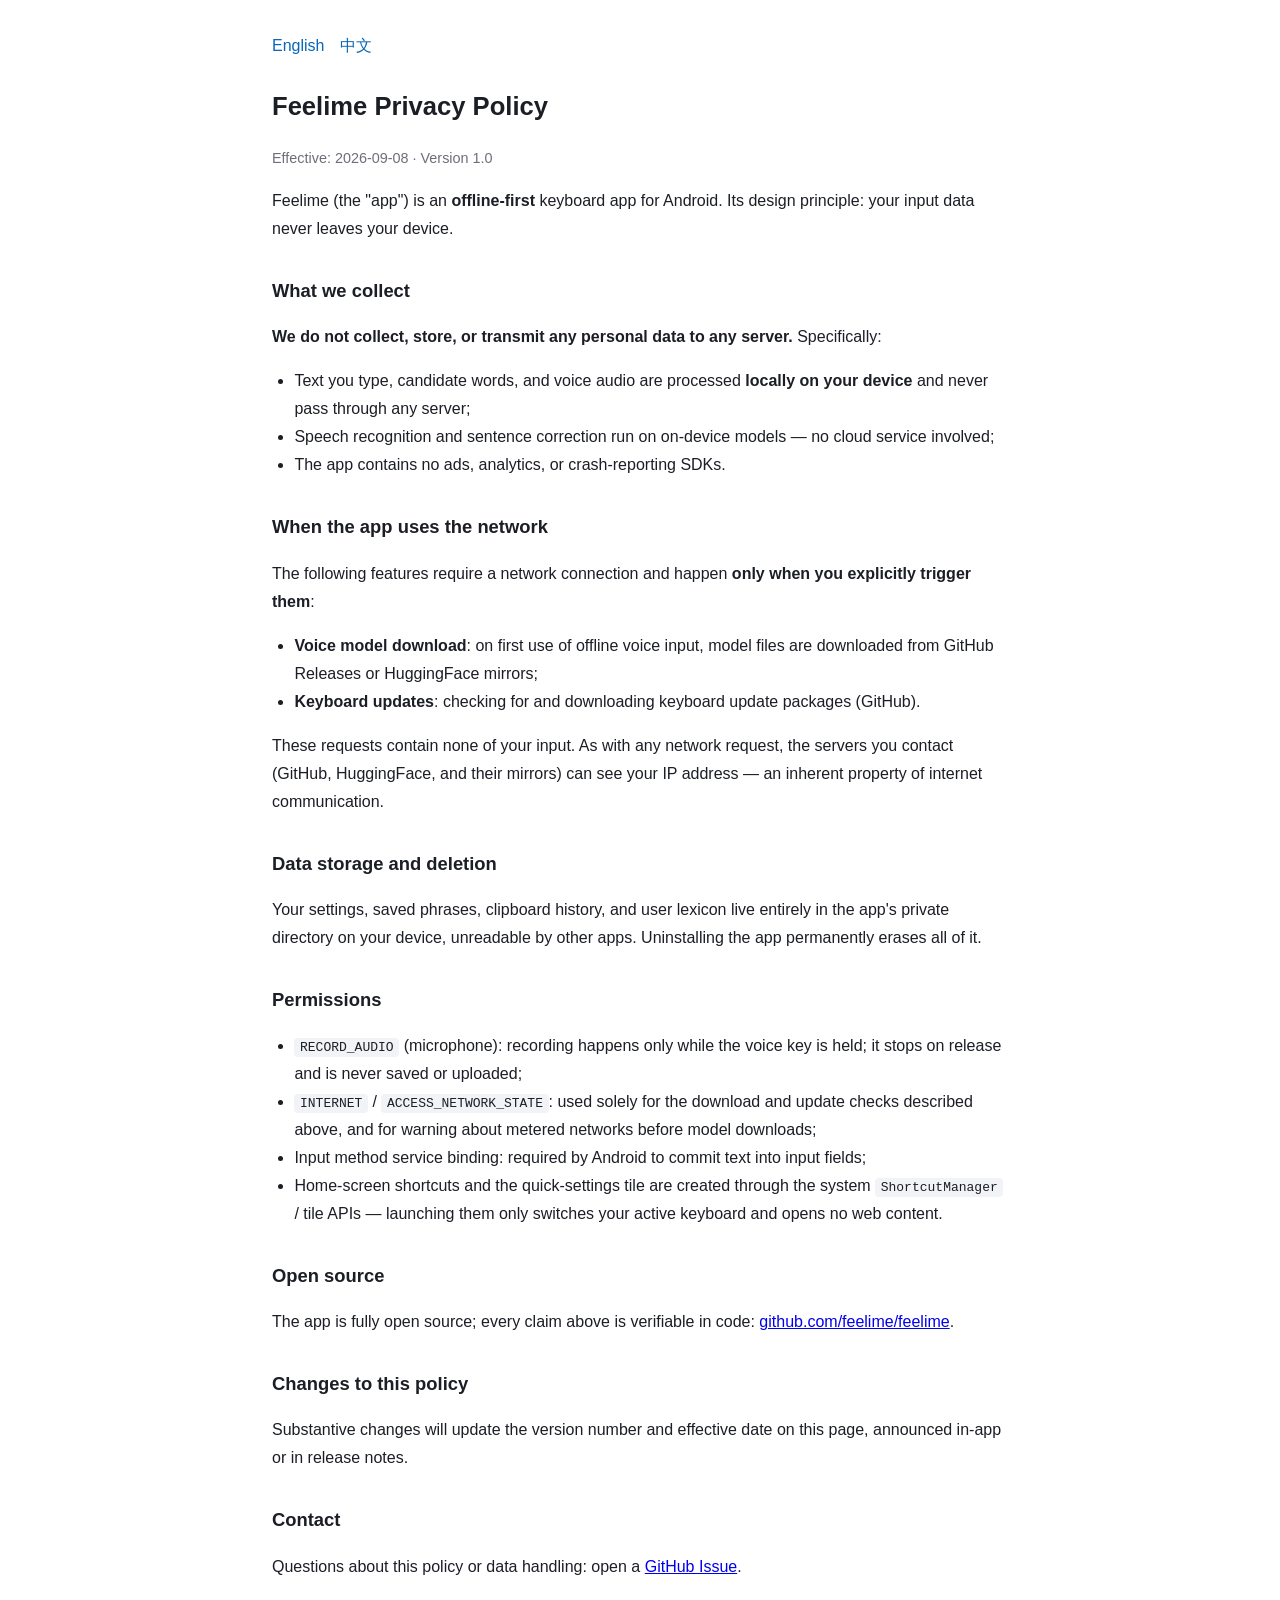
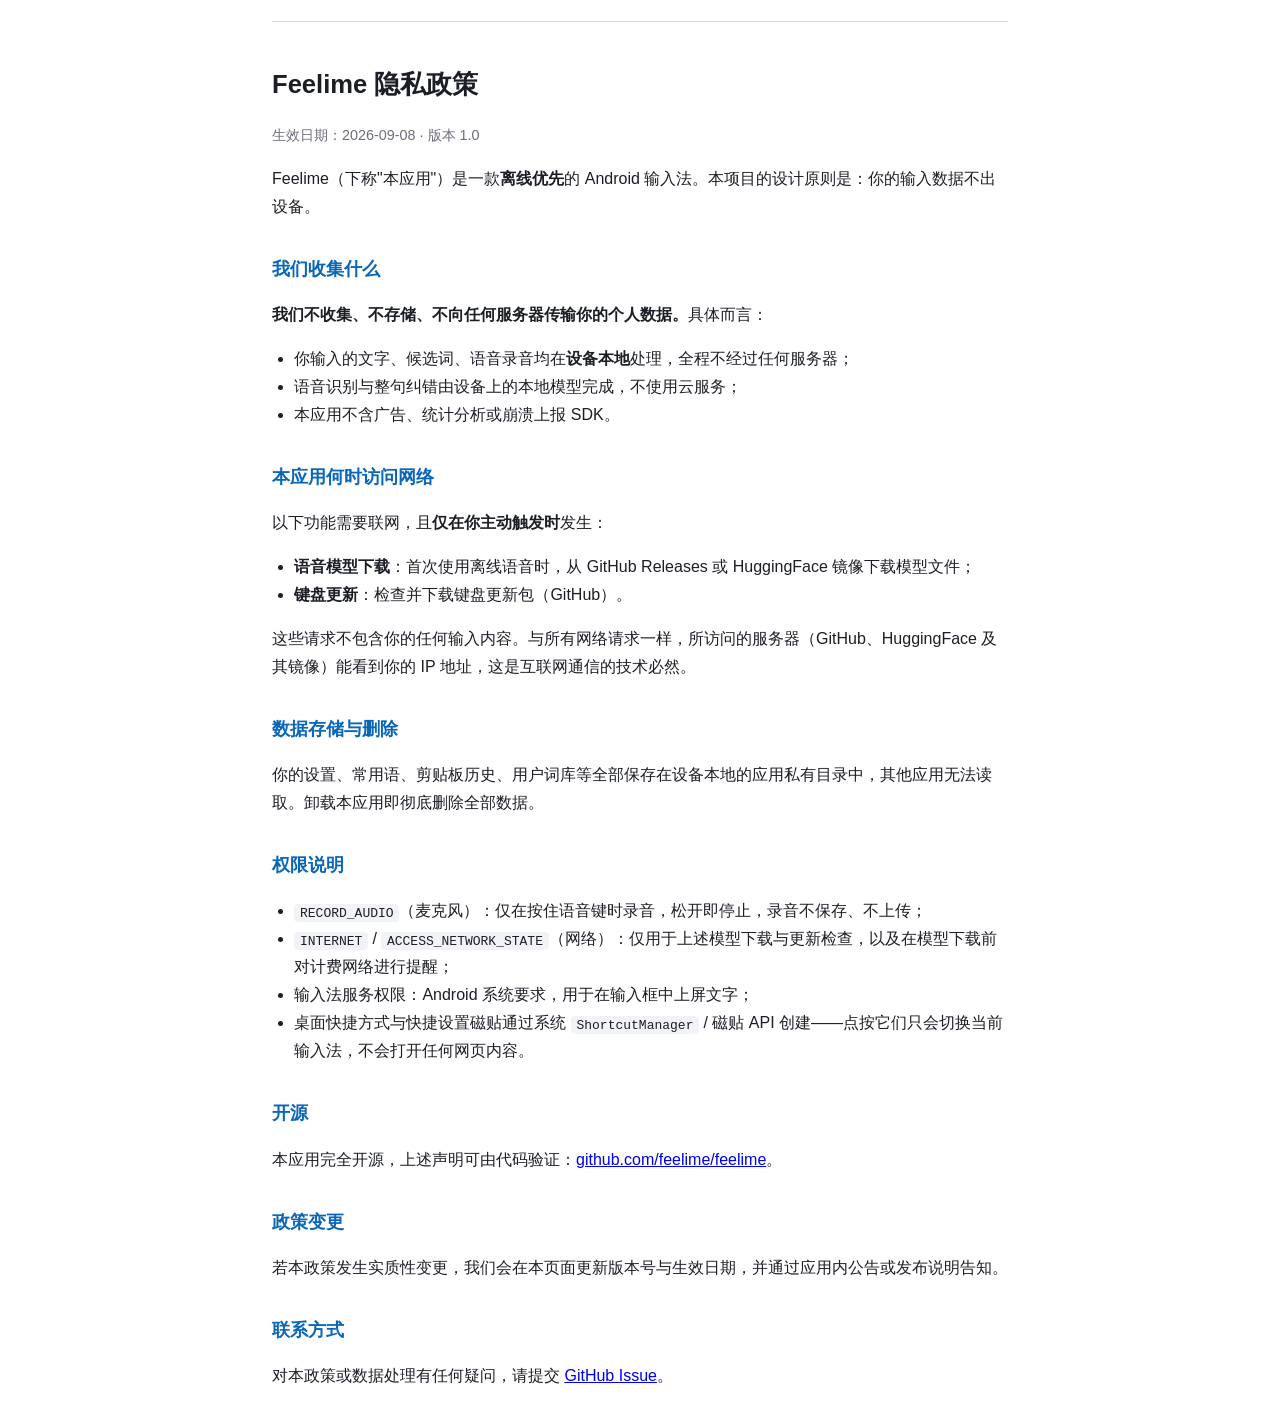
<file: docs/privacy.html>
<!DOCTYPE html>
<html lang="en">
<head>
<meta charset="utf-8">
<meta name="viewport" content="width=device-width, initial-scale=1">
<title>Feelime Privacy Policy | Feelime 隐私政策</title>
<style>
  body { font-family: -apple-system, "Noto Sans CJK SC", "Noto Sans SC", sans-serif;
         max-width: 46rem; margin: 2rem auto; padding: 0 1.2rem;
         line-height: 1.75; color: #1c1e26; background: #fff; }
  h1 { font-size: 1.6rem; } h2 { font-size: 1.15rem; margin-top: 2rem; }
  h2.zh { color: #0966b8; }
  .meta { color: #6e6e7a; font-size: .9rem; }
  ul { padding-left: 1.4rem; }
  code { background: #f2f3f7; padding: .1rem .35rem; border-radius: 4px; }
  .lang-switch { margin-bottom: 1.5rem; }
  .lang-switch a { color: #0966b8; text-decoration: none; margin-right: 1rem; }
  hr { margin: 2.5rem 0; border: 0; border-top: 1px solid #d9dae2; }
  @media (prefers-color-scheme: dark) {
    body { background: #17181d; color: #e7e7ee; }
    .meta { color: #9a9aa8; } code { background: #26272f; }
    hr { border-top-color: #33343d; } h2.zh { color: #4db2ff; }
  }
</style>
</head>
<body>
<div class="lang-switch"><a href="#en">English</a><a href="#zh">中文</a></div>

<h1 id="en">Feelime Privacy Policy</h1>
<p class="meta">Effective: 2026-09-08 · Version 1.0</p>

<p>Feelime (the "app") is an <strong>offline-first</strong> keyboard app for Android. Its design principle: your input data never leaves your device.</p>

<h2>What we collect</h2>
<p><strong>We do not collect, store, or transmit any personal data to any server.</strong> Specifically:</p>
<ul>
  <li>Text you type, candidate words, and voice audio are processed <strong>locally on your device</strong> and never pass through any server;</li>
  <li>Speech recognition and sentence correction run on on-device models — no cloud service involved;</li>
  <li>The app contains no ads, analytics, or crash-reporting SDKs.</li>
</ul>

<h2>When the app uses the network</h2>
<p>The following features require a network connection and happen <strong>only when you explicitly trigger them</strong>:</p>
<ul>
  <li><strong>Voice model download</strong>: on first use of offline voice input, model files are downloaded from GitHub Releases or HuggingFace mirrors;</li>
  <li><strong>Keyboard updates</strong>: checking for and downloading keyboard update packages (GitHub).</li>
</ul>
<p>These requests contain none of your input. As with any network request, the servers you contact (GitHub, HuggingFace, and their mirrors) can see your IP address — an inherent property of internet communication.</p>

<h2>Data storage and deletion</h2>
<p>Your settings, saved phrases, clipboard history, and user lexicon live entirely in the app's private directory on your device, unreadable by other apps. Uninstalling the app permanently erases all of it.</p>

<h2>Permissions</h2>
<ul>
  <li><code>RECORD_AUDIO</code> (microphone): recording happens only while the voice key is held; it stops on release and is never saved or uploaded;</li>
  <li><code>INTERNET</code> / <code>ACCESS_NETWORK_STATE</code>: used solely for the download and update checks described above, and for warning about metered networks before model downloads;</li>
  <li>Input method service binding: required by Android to commit text into input fields;</li>
  <li>Home-screen shortcuts and the quick-settings tile are created through the system <code>ShortcutManager</code> / tile APIs — launching them only switches your active keyboard and opens no web content.</li>
</ul>

<h2>Open source</h2>
<p>The app is fully open source; every claim above is verifiable in code: <a href="https://github.com/feelime/feelime">github.com/feelime/feelime</a>.</p>

<h2>Changes to this policy</h2>
<p>Substantive changes will update the version number and effective date on this page, announced in-app or in release notes.</p>

<h2>Contact</h2>
<p>Questions about this policy or data handling: open a <a href="https://github.com/feelime/feelime/issues">GitHub Issue</a>.</p>

<hr>

<h1 id="zh">Feelime 隐私政策</h1>
<p class="meta">生效日期：2026-09-08 · 版本 1.0</p>

<p>Feelime（下称"本应用"）是一款<strong>离线优先</strong>的 Android 输入法。本项目的设计原则是：你的输入数据不出设备。</p>

<h2 class="zh">我们收集什么</h2>
<p><strong>我们不收集、不存储、不向任何服务器传输你的个人数据。</strong>具体而言：</p>
<ul>
  <li>你输入的文字、候选词、语音录音均在<strong>设备本地</strong>处理，全程不经过任何服务器；</li>
  <li>语音识别与整句纠错由设备上的本地模型完成，不使用云服务；</li>
  <li>本应用不含广告、统计分析或崩溃上报 SDK。</li>
</ul>

<h2 class="zh">本应用何时访问网络</h2>
<p>以下功能需要联网，且<strong>仅在你主动触发时</strong>发生：</p>
<ul>
  <li><strong>语音模型下载</strong>：首次使用离线语音时，从 GitHub Releases 或 HuggingFace 镜像下载模型文件；</li>
  <li><strong>键盘更新</strong>：检查并下载键盘更新包（GitHub）。</li>
</ul>
<p>这些请求不包含你的任何输入内容。与所有网络请求一样，所访问的服务器（GitHub、HuggingFace 及其镜像）能看到你的 IP 地址，这是互联网通信的技术必然。</p>

<h2 class="zh">数据存储与删除</h2>
<p>你的设置、常用语、剪贴板历史、用户词库等全部保存在设备本地的应用私有目录中，其他应用无法读取。卸载本应用即彻底删除全部数据。</p>

<h2 class="zh">权限说明</h2>
<ul>
  <li><code>RECORD_AUDIO</code>（麦克风）：仅在按住语音键时录音，松开即停止，录音不保存、不上传；</li>
  <li><code>INTERNET</code> / <code>ACCESS_NETWORK_STATE</code>（网络）：仅用于上述模型下载与更新检查，以及在模型下载前对计费网络进行提醒；</li>
  <li>输入法服务权限：Android 系统要求，用于在输入框中上屏文字；</li>
  <li>桌面快捷方式与快捷设置磁贴通过系统 <code>ShortcutManager</code> / 磁贴 API 创建——点按它们只会切换当前输入法，不会打开任何网页内容。</li>
</ul>

<h2 class="zh">开源</h2>
<p>本应用完全开源，上述声明可由代码验证：<a href="https://github.com/feelime/feelime">github.com/feelime/feelime</a>。</p>

<h2 class="zh">政策变更</h2>
<p>若本政策发生实质性变更，我们会在本页面更新版本号与生效日期，并通过应用内公告或发布说明告知。</p>

<h2 class="zh">联系方式</h2>
<p>对本政策或数据处理有任何疑问，请提交 <a href="https://github.com/feelime/feelime/issues">GitHub Issue</a>。</p>

</body>
</html>
</file>
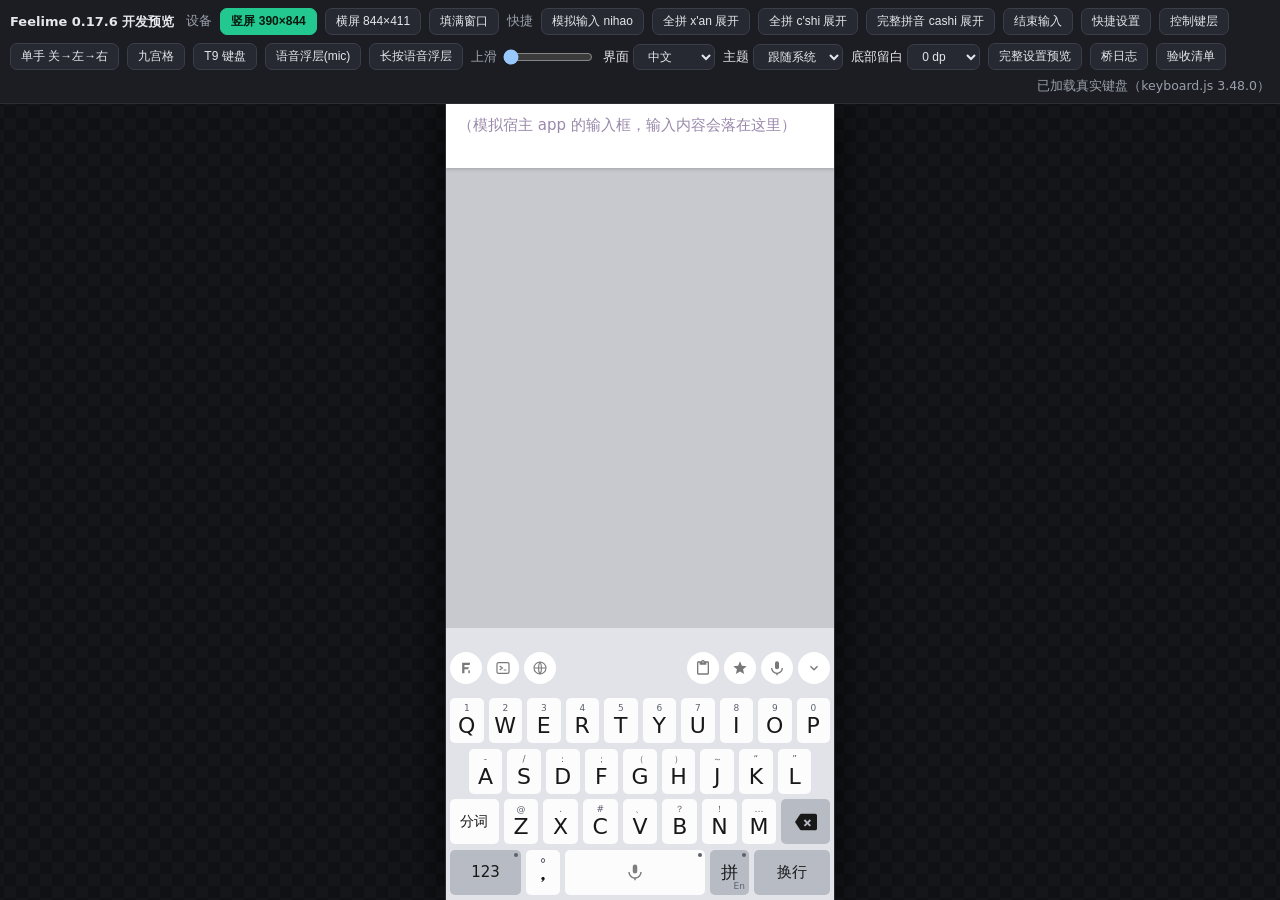
<file: tools/keyboard-preview.html>
<!doctype html>
<html lang="zh-CN">
<head>
<meta charset="utf-8">
<meta name="viewport" content="width=device-width,initial-scale=1">
<title>Feelime 键盘预览（真实键盘文件 + 空操作桥）</title>
<!--
  固化在仓库里的键盘预览工具（键盘外观变更 demo-first 流程
  的落地载体，见 AGENTS.md「键盘外观变更流程」）。

  它不复制任何键盘代码：启动时 fetch 真实的
  app/src/main/assets/keyboard/{index.html, keyboard.css, keyboard.js}，
  把 FeelimeNative 桥替换成「空操作 + 调用日志 + 假引擎」后内联加载。
  键盘的行为、外观与真机完全同源，改键盘源文件后刷新本页即可见效。

  用法：
    cd <仓库根>
    python3 -m http.server 8770
    # 浏览器打开 http://<host>:8770/tools/keyboard-preview.html
    # Chrome F12 开启设备模拟（手机模式）后可像手机一样触摸操作。

  横屏 / 键盘高度调节在真机由原生侧驱动（orientation 随 bridge hello
  下发、IME 视图高度由 FeelimeService 裁剪）；本页用「设备尺寸」按钮
  改变 iframe 视口触发同样的 resize 路径来演示。
-->
<style>
:root { color-scheme: dark; }
* { box-sizing: border-box; }
html, body { margin: 0; height: 100%; background: #101114; color: #e6e7ec;
  font-family: system-ui, "Noto Sans CJK SC", sans-serif; }
body { height: 100dvh; display: flex; flex-direction: column; overflow: hidden; }
#toolbar {
  flex: 0 0 auto;
  display: flex; flex-wrap: wrap; align-items: center; gap: 8px;
  padding: 8px 10px; background: #1b1d22; border-bottom: 1px solid #2a2d34;
  font-size: 12.5px;
}
#toolbar b { font-size: 13px; margin-right: 4px; }
#toolbar button, #toolbar select, #toolbar a {
  border: 1px solid #3a3e48; border-radius: 7px; background: #262932;
  color: #e6e7ec; font-size: 12px; padding: 4px 10px; cursor: pointer; text-decoration: none;
}
#toolbar button.active { background: #23c890; border-color: #23c890; color: #07180e; font-weight: 600; }
#toolbar .dim { color: #9aa0ab; }
#stageWrap { position: relative; flex: 1 1 0; min-height: 0; overflow: hidden; display: flex;
  justify-content: center; background:
  repeating-conic-gradient(#14161a 0% 25%, #101114 0% 50%) 50% / 24px 24px; }
#stage { position: relative; background: #000; overflow: hidden;
  border-left: 1px solid #2a2d34; border-right: 1px solid #2a2d34;
  box-shadow: 0 0 40px #000c; }
#kb-frame { position: absolute; inset: 0; width: 100%; height: 100%; border: 0; }
#logDrawer {
  position: fixed; right: 10px; top: 55px; width: 330px; max-height: 70vh;
  overflow-y: auto; background: #16181dd9; border: 1px solid #2a2d34;
  border-radius: 10px; padding: 8px 10px; font-size: 11.5px; z-index: 50;
  backdrop-filter: blur(4px); display: none;
}
#logDrawer.open { display: block; }
#logDrawer h4 { margin: 0 0 6px; font-size: 12px; color: #9aa0ab; }
#logDrawer .entry { padding: 2px 0; border-bottom: 1px dashed #24262c; word-break: break-all; }
#logDrawer .entry b { color: #23c890; }
#logDrawer .dim { color: #7c8290; }
/* ---- 验收清单：勾选/描述/生成汇总 ---- */
#checkDrawer {
  position: fixed; left: 10px; top: 55px; width: min(420px, calc(100vw - 20px));
  max-height: 80vh; overflow-y: auto; background: #16181deF; border: 1px solid #2a2d34;
  border-radius: 10px; padding: 10px 12px; font-size: 12.5px; z-index: 60;
  backdrop-filter: blur(4px); display: none;
}
#checkDrawer.open { display: block; }
#checkDrawer h4 { margin: 0 0 8px; font-size: 12.5px; }
#checkDrawer .dim { color: #9aa0ab; font-weight: 400; }
.check-item { display: flex; align-items: flex-start; gap: 8px; padding: 3px 0; }
.check-item button {
  flex: none; width: 30px; height: 26px; border: 1px solid #3a3e48; border-radius: 6px;
  background: #262932; color: #9aa0ab; font-size: 13px; cursor: pointer;
}
.check-item button.ok { background: #23c890; border-color: #23c890; color: #07180e; font-weight: 700; }
.check-item button.bad { background: #7a2430; border-color: #ff6b6b; color: #ffd8dc; font-weight: 700; }
.check-item input {
  flex: 1; min-width: 0; border: 1px solid #3a3e48; border-radius: 6px; background: #101114;
  color: #e6e7ec; font-size: 12.5px; padding: 5px 8px; display: none;
}
.check-item.bad input { display: block; }
.check-item span.label { flex: 1; padding-top: 4px; }
#checkGen, #checkCopy {
  margin-top: 8px; border: 0; border-radius: 7px; background: #23c890; color: #07180e;
  font-size: 13px; font-weight: 600; padding: 9px 16px; cursor: pointer;
}
#checkCopy { background: #262932; color: #e6e7ec; }
#checkOut { margin-top: 8px; }
#checkText {
  width: 100%; box-sizing: border-box; background: #101114; color: #e6e7ec;
  border: 1px solid #3a3e48; border-radius: 7px; font-size: 12px; padding: 8px;
}
</style>
</head>
<body>
<div id="toolbar">
  <b>Feelime 0.17.6 开发预览</b>
  <span class="dim">设备</span>
  <button id="modePortrait" class="active">竖屏 390×844</button>
  <button id="modeLandscape">横屏 844×411</button>
  <button id="modeFill">填满窗口</button>
  <span class="dim">快捷</span>
  <button id="actCompose">模拟输入 nihao</button>
  <button id="actPartialPinyin">全拼 x'an 展开</button>
  <button id="actCshi">全拼 c'shi 展开</button>
  <button id="actCashi">完整拼音 cashi 展开</button>
  <button id="actClear">结束输入</button>
  <button id="actSettings">快捷设置</button>
  <button id="actCtrl">控制键层</button>
  <button id="actOneHand">单手 关→左→右</button>
  <button id="actNumpad">九宫格</button>
  <button id="actT9">T9 键盘</button>
  <button id="actVoiceOverlay">语音浮层(mic)</button>
  <button id="actVoiceHold">长按语音浮层</button>
  <label class="dim">上滑 <input type="range" id="voiceSlideRange" min="0" max="100" value="0" style="vertical-align:middle;width:90px"></label>
  <label>界面 <select id="previewLocale"><option value="zh">中文</option><option value="en">English</option></select></label>
  <label>主题 <select id="previewTheme"><option value="auto">跟随系统</option><option value="light">浅色</option><option value="dark">深色</option></select></label>
  <label>底部留白 <select id="previewBottomPad"><option value="0">0 dp</option><option value="12">12 dp</option><option value="24">24 dp</option><option value="36">36 dp</option><option value="48">48 dp</option></select></label>
  <a href="settings-preview.html">完整设置预览</a>
  <button id="actLog">桥日志</button>
  <button id="actCheck">验收清单</button>
  <span class="dim" id="prefetch" style="margin-left:auto">加载键盘源文件…</span>
</div>
<div id="stageWrap"><div id="stage"><iframe id="kb-frame"></iframe></div></div>
<div id="logDrawer"><h4>FeelimeNative 调用日志（空操作）</h4><div id="logBody"></div></div>
<div id="checkDrawer">
  <h4>验收清单 <span class="dim">（没问题打 ✓；有问题打 ✗ 并写一句描述）</span></h4>
  <div id="checkList"></div>
  <div id="checkOut" hidden>
    <textarea id="checkText" rows="8" readonly></textarea>
    <button id="checkCopy">复制结果</button>
  </div>
  <button id="checkGen">生成验收结果</button>
</div>

<script>
'use strict';
// 每次打开都换 fetch 时间戳：手机浏览器对键盘文件的强缓存不再生效。
document.documentElement.dataset.deployStamp = String(Date.now());
const MODES = {
    portrait: { w: 390, h: 844 },
    // A real landscape short edge is ~411css (1080物理/2.625); 390
    // starved the keyboard below its content floor (206 < 195+11) and the
    // height thumb read as "below minimum" - a preview-only artifact.
    landscape: { w: 844, h: 411 },
};
const frame = document.getElementById('kb-frame');
const previewSafeBottom = Math.max(0, Math.min(96,
    Number(new URLSearchParams(location.search).get('safeBottom')) || 0));
const stage = document.getElementById('stage');
const logBody = document.getElementById('logBody');
const entries = [];
let keyboardMode = 'pinyin'; // 假引擎当前键盘（桥 hello 下发）
// 快捷设置方块的回读状态（真机由原生偏好下发；setQuickPref 在这里
// 模拟落盘并重推 hello，方块状态即可回读）。
let previewPrefs = { associationOn: true, keySound: false, keyHaptic: false,
    candidateFont: 0, holdMs: 350, popupSnap: 1, dpScheme: 'ziranma',
    oneHand: 0, sideContent: 0, uiLanguage: 'zh' };

function log(method, detail) {
    const div = document.createElement('div');
    div.className = 'entry';
    div.innerHTML = '<b>' + method + '</b> ' + (detail || '');
    logBody.prepend(div);
    entries.push(div);
    while (entries.length > 120) entries.shift().remove();
}

const esc = v => String(v).replace(/&/g, '&amp;').replace(/</g, '&lt;');

/* ---- 假引擎：让候选条 / composing 工具栏可以在页面上走通 ---- */
const FAKE_CANDS = {
    nihao: ['你好', '你号', '拟好', '妮号', '你豪', '泥嚎'],
    ni: ['你', '妮', '拟', '逆', '腻'],
    nih: ['你哈', '拟化'],
    niha: ['你哈'],
    hao: ['好', '号', '耗'],
    a: ['啊', '阿'],
    zh: ['这', '着'],
    'z': ['在', '再'],
};
let rawInput = '';
let revision = 0;
let deletedHead = null; // 删除自造词后的假引擎状态


function pushEngineState(raw, composing) {
    revision += 1;
    if (raw !== rawInput) deletedHead = null;
    let candidates = composing
        ? fakeCandidates(raw).map((text, i) => ({ id: 'c' + revision + '-' + i, text }))
        : [];
    if (deletedHead) candidates = candidates.filter(c => c.text !== deletedHead);
    frame.contentWindow.Feelime.onEngineState({
        phase: 'READY',
        revision,
        mode: keyboardMode,
        composing: composing ? (raw || ' ') : '',
        rawInput: raw,
        candidates,
        hasNextPage: false,
    });
    hostRender(composing ? raw : '');
}

/** 键盘视图高度变化后让 keyboard.js 重算行高（view resize 不触发 window
 * resize，手动踢一下）。 */
function pushEngineRefresh() {
    const win = frame.contentWindow;
    if (win && typeof win.dispatchEvent === 'function') {
        win.dispatchEvent(new win.Event('resize'));
    }
}

/* ---- 假引擎（双拼 / 法语）：自然码键位 → 全拼后查表；法语给音标词 ---- */
const DOUBLE_INITIALS = { v: 'zh', i: 'ch', u: 'sh' };
const DOUBLE_FINALS = {
    q: ['iu'], w: ['ua', 'ia'], e: ['e'], r: ['uan', 'er'], t: ['ue', 've'],
    y: ['ing', 'uai'], u: ['u'], i: ['i'], o: ['o', 'uo'], p: ['un'],
    a: ['a'], s: ['ong', 'iong'], d: ['iang', 'uang'], f: ['en'], g: ['eng'],
    h: ['ang'], j: ['an'], k: ['ao'], l: ['ai'],
    z: ['ei'], x: ['ie'], c: ['iao'], v: ['ui', 'ü'], b: ['ou'], n: ['in'], m: ['ian'],
};
const PINYIN_WORDS = {
    zhang: ['张', '章', '涨'], chang: ['长', '常', '唱'], shang: ['上', '商', '伤'],
    zhou: ['周', '州', '粥'], chou: ['抽', '仇'], shou: ['手', '收', '首'],
    xian: ['先', '西安', '县'], wang: ['王', '往', '网'], zhai: ['宅', '摘'],
    chuan: ['船', '传'], shuo: ['说', '硕'], dui: ['对', '队'],
};
const FRENCH_WORDS = ['café', 'très', 'après', 'français', 'être', 'père', 'déjà', 'où'];

function doublePinyinToPinyin(raw) {
    // 零声母（a/e/o 开头）直接按全拼处理。
    const keys = raw.replace(/'/g, '').replace(/ /g, '');
    const out = [];
    for (let i = 0; i < keys.length; i += 2) {
        const s = keys[i];
        const f = keys[i + 1] || '';
        if (['a', 'e', 'o'].includes(s)) { out.push(s + f); continue; }
        const initial = DOUBLE_INITIALS[s] || s;
        const finals = DOUBLE_FINALS[f];
        if (!finals) return [keys];
        out.push(...finals.map(fin => initial + fin));
    }
    return [...new Set(out)];
}

function fakeCandidates(raw) {
    // Preview data only: production candidates always come from Rime.
    const partial = { "x'an": ['西安', '相安', '心安'], "xi'an": ['西安'],
        "xiang'an": ['相安', '相安无事'], "xin'an": ['心安', '新安'],
        "c'shi": ['测试', '城市', '擦拭'], "ca'shi": ['擦拭', '擦试'],
        "cai'shi": ['才是', '菜市', '采石'], cashi: ['擦拭', '擦试'] };
    if (keyboardMode === 'pinyin' && partial[raw]) return partial[raw].slice();
    const key = raw.replace(/ /g, '').replace(/'/g, '');
    const table = FAKE_CANDS[key];
    if (table) return table.slice();
    if (keyboardMode === 'double-pinyin') {
        const all = [];
        doublePinyinToPinyin(raw).forEach(py => {
            if (PINYIN_WORDS[py]) all.push(...PINYIN_WORDS[py]);
            else if (FAKE_CANDS[py]) all.push(...FAKE_CANDS[py]);
        });
        if (all.length) return [...new Set(all)];
        return [key + '（双拼占位）'];
    }
    if (keyboardMode === 'french') {
        const hits = FRENCH_WORDS.filter(w => w.normalize('NFD').startsWith(key.normalize('NFD').slice(0, 2)));
        return hits.length ? hits : [key + '…'];
    }
    if (keyboardMode === 'japanese') return ['こんにちは', 'コンニチハ', key + '（占位）'];
    if (!raw) return [];
    return [raw + '（占位）', raw + '2', raw + '3'];
}

/* ---- 宿主编辑器：展示输入效果（预览专用） ---- */
let hostCommitted = '';
let voiceLevelTimer = 0;
let voicePartial = '';
let voiceSegments = 0;
/* 面板演示数据（预览工具专用）：剪贴板/常用语在内存里维护，桥调用
 * 后像真机原生一样异步回推 onClipboard/onFavorites，否则面板永远空白。 */
let panelClip = [
    { id: 'c1', text: 'meeting 3pm, room 402', time: Date.now() - 600e3 },
    { id: 'c2', text: '这个需求周五前要上线', time: Date.now() - 3600e3 },
    { id: 'c3', text: 'https://example.com/pr/123', time: Date.now() - 86400e3 },
];
let favSeq = 3;
let panelFav = [
    { id: 'f1', text: '麻烦确认一下，谢谢', code: '', time: Date.now() - 86400e3 },
    { id: 'f2', text: '稍等，我看下', code: 'sd', time: Date.now() - 86400e3 * 2 },
    { id: 'f3', text: '收到', code: '', time: Date.now() - 86400e3 * 3 },
];
function pushPanelData(callback, payload) {
    const win = frame.contentWindow;
    if (!win || !win.Feelime || !win.Feelime[callback]) return;
    setTimeout(() => win.Feelime[callback](payload), 120);
}
function hostRender(raw) {
    const el = frame.contentDocument && frame.contentDocument.getElementById('hostEditor');
    if (!el) return;
    el.innerHTML =
        '<span class="host-done">' + esc(hostCommitted).replace(/\n/g, '<br>') + '</span>' +
        '<span class="host-caret"></span>' +
        '<span class="host-raw">' + esc(raw || '') + '</span>';
    el.scrollTop = el.scrollHeight;
}
function hostCommit(text) { hostCommitted += text; hostRender(rawInput); }
function hostBackspace() {
    if (rawInput) return;
    hostCommitted = hostCommitted.replace(/[\s\S]$/u, '');
    hostRender('');
}

/* ---- 空操作桥：记录每一次调用，输入键喂给假引擎 ---- */
function makeBridge() {
    const bridgeTable = {
        keyboardReady(version, minApi, caps) {
            log('keyboardReady', `键盘 ${esc(version)}，能力 <code>${esc(caps)}</code>`);
        },
        requestState() {
            setTimeout(pushHello, 0);
        },
        key(char) {
            const viaEngine = keyboardMode.includes('pinyin');
            log('key', esc(char) + (viaEngine ? ' <span class="dim">→ 引擎</span>' : ''));
            if (viaEngine && /[a-z']/.test(char)) {
                rawInput += char;
                pushEngineState(rawInput, true);
            } else if (!viaEngine) {
                // 英文/法/日直通模式：引擎直接上屏（模拟原生行为）。
                hostCommit(char);
            }
        },
        setComposition(keys) {
            log('setComposition', esc(keys));
            // Match native Reset + per-key engine echoes. A final-only fake
            // hid the disappearing spelling column during repeated choices.
            rawInput = '';
            pushEngineState('', false);
            for (const key of keys) {
                rawInput += key;
                pushEngineState(rawInput, true);
            }
        },
        space() {
            log('space', '<span class="dim">空格上屏</span>');
            hostCommit(rawInput ? '' : ' ');
            rawInput = '';
            pushEngineState('', false);
        },
        backspace() {
            log('backspace', '');
            if (!rawInput) hostBackspace();
            rawInput = rawInput.slice(0, -1);
            pushEngineState(rawInput, rawInput.length > 0);
        },
        enter() {
            log('enter', '');
            hostCommitted += '\n';
            rawInput = '';
            pushEngineState('', false);
        },
        moveCursor(delta) { log('moveCursor', (delta > 0 ? '+' : '') + delta); },
        setKeyboardHeight(cssPx) {
            log('setKeyboardHeight', cssPx + 'css px <span class="dim">→ 视图整体变高/变矮</span>');
            const kb = frame.contentDocument && frame.contentDocument.getElementById('softKeyboard');
            const landscape = frame.clientWidth > frame.clientHeight;
            const defaultHeight = Math.min(272, Math.round(frame.clientHeight * (landscape ? 0.5 : 0.45)));
            if (kb) kb.style.height = ((Number(cssPx) || defaultHeight) + previewSafeBottom) + 'px';
            setTimeout(pushEngineRefresh, 0);
        },
        keyEvent(keyCode, metaState) {
            const names = { 111: 'Esc', 61: 'Tab', 122: 'Home', 123: 'End',
                92: 'PgUp', 93: 'PgDn', 19: '↑', 20: '↓', 21: '←', 22: '→',
                112: 'Del', 56: '.', 131: 'F4' };
            const name = /^[A-Z]$/.test(String.fromCharCode(65 + keyCode - 29))
                ? String.fromCharCode(65 + keyCode - 29) : (names[keyCode] || '#' + keyCode);
            const mods = [
                (metaState & 0x1000) && 'Ctrl',
                (metaState & 2) && 'Alt',
                (metaState & 1) && 'Shift',
                (metaState & 0x10000) && 'Meta',
            ].filter(Boolean).join('+');
            log('keyEvent', `<b>${mods ? mods + '+' : ''}${name}</b> <span class="dim">→ 宿主编辑器</span>`);
        },
        chooseCandidate(rev, id) {
            log('chooseCandidate', `rev=${rev} id=${esc(id)}`);
            const cands = fakeCandidates(rawInput);
            hostCommit(cands[0] || '');
            rawInput = '';
            pushEngineState('', false);
        },
        deleteHighlightedCandidate() {
            // 模拟 librime 删自造词 —— 假引擎里首个候选必删成功。
            log('deleteHighlightedCandidate', '<span class="dim">→ 候选池重建</span>');
            const head = fakeCandidates(rawInput)[0];
            if (head) deletedHead = head;
            pushEngineState(rawInput, true);
        },
        deleteCandidate(rev, id) {
            // 任意候选删除（假引擎按 id 定位）。
            log('deleteCandidate', `rev=${rev} id=${esc(id)} <span class="dim">→ 候选池重建</span>`);
            const cands = fakeCandidates(rawInput);
            const hit = cands.find((t, i) => 'c' + revision + '-' + i === id);
            if (hit) deletedHead = hit;
            pushEngineState(rawInput, true);
        },
        pageNext(rev) { log('pageNext', 'rev=' + rev); },
        pagePrevious(rev) { log('pagePrevious', 'rev=' + rev); },
        selectMode(mode) {
            log('selectMode', esc(mode) + ' <span class="dim">→ 重推 hello（真机原生行为）</span>');
            keyboardMode = mode;
            rawInput = '';
            pushEngineState('', false);
            // 真机上 selectMode 后原生会重新 pushBridgeHello 驱动重渲染。
            setTimeout(pushHello, 0);
        },
        startVoice() {
            log('startVoice', '<span class="dim">→ 模拟录音浮层</span>');
            voiceLevelTimer = setInterval(() => {
                const win = frame.contentWindow;
                if (!win || !win.Feelime) return;
                win.Feelime.onNativeState({
                    state: 'listening',
                    level: 0.25 + Math.abs(Math.sin(Date.now() / 300)) * 0.7,
                    partial: voicePartial,
                });
                // 每 ~2.5s 假装识别出一段。
                if (Math.random() < 0.25) {
                    voicePartial = '模拟识别' + (voiceSegments += 1);
                    win.Feelime.onNativeState({ state: 'listening', level: 0.5, partial: voicePartial });
                }
            }, 300);
            const win = frame.contentWindow;
            win && win.Feelime && win.Feelime.onNativeState({ state: 'loading', level: 0 });
            setTimeout(() => {
                const w = frame.contentWindow;
                w && w.Feelime && w.Feelime.onNativeState({ state: 'listening', level: 0.4, partial: voicePartial });
            }, 400);
        },
        stopVoice() {
            log('stopVoice', '');
            if (voiceLevelTimer) { clearInterval(voiceLevelTimer); voiceLevelTimer = 0; }
            const win = frame.contentWindow;
            if (!win || !win.Feelime) return;
            win.Feelime.onNativeState({ state: 'idle', level: 0 });
            if (voicePartial) {
                hostCommit(voicePartial);
                voicePartial = '';
                voiceSegments = 0;
                hostRender(rawInput);
            }
        },
        cancelVoice() {
            log('cancelVoice', '<span class="dim">→ 丢弃本次识别</span>');
            if (voiceLevelTimer) { clearInterval(voiceLevelTimer); voiceLevelTimer = 0; }
            voicePartial = '';
            voiceSegments = 0;
            const win = frame.contentWindow;
            if (win && win.Feelime) win.Feelime.onNativeState({ state: 'idle', level: 0, partial: '' });
            hostRender(rawInput);
        },
        switchInputMethod() { log('switchInputMethod', '<span class="dim">→ 系统 IME picker</span>'); },
        hideKeyboard() { log('hideKeyboard', ''); },
        openSetup() { log('openSetup', ''); },
        setQuickPref(key, value) {
            log('setQuickPref', `${esc(String(key))}=${esc(String(value))} <span class="dim">→ 重推 hello</span>`);
            if (key === 'uiLocale') {
                // 原生 UiLanguage 落盘：hello 带回选择值 + 解析后的 locale。
                previewPrefs.uiLanguage = value;
                document.getElementById('previewLocale').value = value === 'auto' ? 'zh' : value;
                setTimeout(pushHello, 0);
                return;
            }
            const map = { association: 'associationOn', keySound: 'keySound',
                keyHaptic: 'keyHaptic', candidateFont: 'candidateFont',
                oneHand: 'oneHand', sideContent: 'sideContent',
                holdMs: 'holdMs', popupSnap: 'popupSnap', dpScheme: 'dpScheme' };
            const slot = map[key];
            if (!slot) return;
            previewPrefs[slot] = value === '1' || value === '0'
                ? value === '1'
                : (Number.isNaN(Number(value)) ? value : Number(value));
            setTimeout(pushHello, 0);
        },
        reloadKeyboard() { log('reloadKeyboard', ''); },
        commitText(text) {
            log('commitText', esc(text));
            hostCommit(text);
        },
        panelFlush(session) { frame.contentWindow.Feelime.onPanelFlushed({session}); },
        panelSelection(start, end, session) { log('panelSelection', `${start}, ${end}, ${session}`); },
        panelInput(active) { log('panelInput', String(active)); },
        getClipboard() {
            log('getClipboard', '<span class="dim">→ 回推演示数据</span>');
            pushPanelData('onClipboard', { items: panelClip });
        },
        clearClipboard() {
            log('clearClipboard', '');
            panelClip = [];
            pushPanelData('onClipboard', { items: [] });
        },
        removeClipboard(id) {
            log('removeClipboard', esc(id));
            panelClip = panelClip.filter(i => i.id !== String(id));
            pushPanelData('onClipboard', { items: panelClip });
        },
        getFavorites() {
            log('getFavorites', '<span class="dim">→ 回推演示数据</span>');
            pushPanelData('onFavorites', { items: panelFav });
        },
        favoritesAdd(text, code) {
            log('favoritesAdd', esc(text) + ' ' + esc(code || ''));
            panelFav.unshift({ id: 'f' + (++favSeq), text: String(text),
                code: String(code || ''), time: Date.now() });
            pushPanelData('onFavorites', { items: panelFav });
        },
        favoritesUpdate(id, text, code) {
            log('favoritesUpdate', esc(id) + ' ' + esc(text) + ' ' + esc(code || ''));
            const hit = panelFav.find(i => i.id === String(id));
            if (hit) { hit.text = String(text); hit.code = String(code || ''); }
            pushPanelData('onFavorites', { items: panelFav });
        },
        favoritesRemove(id) {
            log('favoritesRemove', esc(id));
            panelFav = panelFav.filter(i => i.id !== String(id));
            pushPanelData('onFavorites', { items: panelFav });
        },
        favoritesMove(id, to) {
            log('favoritesMove', esc(id) + ' → ' + esc(to));
            const from = panelFav.findIndex(i => i.id === String(id));
            if (from >= 0) {
                const [row] = panelFav.splice(from, 1);
                panelFav.splice(Number(to) || 0, 0, row);
            }
            pushPanelData('onFavorites', { items: panelFav });
        },
    };
    // 未实现的方法一律记录（避免静默丢调用）。
    return new Proxy(bridgeTable, {
        get(target, prop) {
            if (prop in target) return target[prop];
            return (...args) => log(String(prop), esc(args.join(', ')));
        },
    });
}

function pushHello() {
    const win = frame.contentWindow;
    if (!win || !win.Feelime) return;
    const landscape = frame.clientWidth > frame.clientHeight;
    // The keyboard requires favorites-v2 (exact arg order) - a stale v1
    // here made onBridgeHello bail and EVERYTHING hello
    // carries (ready gate, floatBand, heightCeil) silently fell back.
    const caps = ['candidate-revision-v1', 'clipboard-v1', 'commit-text-v1',
        'compose-control-v1', 'unicode-compose-v1', 'cursor-repeat-v1', 'cursor-delta-v1', 'panel-compose-v1', 'favorites-v2', 'ime-control-v1',
        'key-event-v1', 'keyboard-height-reset-v1', 'keyboard-update-status-v1', 'text-input-v1', 'voice-session-v1', 'voice-cancel-v1'];
    win.Feelime.onBridgeHello({
        nativeApiVersion: 1,
        capabilities: caps,
        uiLocale: document.getElementById('previewLocale').value,
        theme: document.getElementById('previewTheme').value !== 'auto'
            ? document.getElementById('previewTheme').value
            : window.matchMedia && window.matchMedia('(prefers-color-scheme: light)').matches
            ? 'light' : 'dark',
        orientation: landscape ? 'landscape' : 'portrait',
        // 手势条避让（真机由原生下发 px；预览默认 0）。
        safeBottom: previewSafeBottom,
        // 键盘手感/留白（真机由 hello 下发；预览用上面的控件演示）。
        bottomPad: Number(document.getElementById('previewBottomPad').value) || 0,
        // Match native floatBandPx: landscape 30%, portrait 40%, capped at 200dp.
        floatBand: Math.min(200, Math.floor(frame.clientHeight * (landscape ? 0.3 : 0.4))),
        // Height-card drag range, same semantics as the native clamp
        // (portrait 45% of the frame height / landscape half) so the preview
        // thumb starts where the device's would.
        heightDefault: Math.min(272, Math.round(frame.clientHeight * (landscape ? 0.5 : 0.45))),
        heightFloor: landscape ? 170 : 210,
        heightCeil: Math.round(frame.clientHeight * (landscape ? 0.5 : 0.45)),
        pageGenerationToken: 'tok-1',
        mode: keyboardMode,
        engineDataReady: { pinyin: true, 'double-pinyin': true, japanese: true,
            french: true, russian: true, t9: true },
        // 键盘侧偏好（真机由原生 hello 下发；值同 previewPrefs）。
        uiLanguage: previewPrefs.uiLanguage,
        associationOn: previewPrefs.associationOn,
        keySound: previewPrefs.keySound,
        keyHaptic: previewPrefs.keyHaptic,
        candidateFont: previewPrefs.candidateFont,
        oneHand: previewPrefs.oneHand,
        sideContent: previewPrefs.sideContent,
        holdMs: previewPrefs.holdMs,
        popupSnap: previewPrefs.popupSnap,
        dpScheme: previewPrefs.dpScheme,
    });
}

/* ---- 组装 iframe 文档：真实 index.html + 内联 CSS/JS + 注入桥 ---- */
async function fetchFirst(file) {
    // 仓库内 http server 与 nginx share 部署两种布局都支持。
    // cache-bust：手机浏览器会强缓存键盘文件，不带时间戳会一直跑旧版。
    const bust = '?t=' + document.documentElement.dataset.deployStamp;
    for (const root of ['../app/src/main/assets/keyboard/', 'kb-preview-src/']) {
        const r = await fetch(root + file + bust, { cache: 'no-store' });
        if (r.ok) return await r.text();
    }
    throw new Error('找不到 ' + file + '（需从仓库根起 http server，或部署 kb-preview-src/ 目录）');
}

async function build() {
    const [html, css, js] = await Promise.all([
        fetchFirst('index.html'),
        fetchFirst('keyboard.css'),
        fetchFirst('keyboard.js'),
    ]);
    const inject = `<script>window.FeelimeNative = window.parent.__FeelimePreviewBridge;<\/script>`;
    // Replacement MUST be a function: keyboard.js contains "$'" (currency
    // glyphs), and String.replace would expand $-sequences in a string
    // replacement, corrupting the inlined script.
    const patched = html
        .replace('<link rel="stylesheet" href="keyboard.css">', () => `<style>${css}</style>`)
        // The escaped <\/script> in the LITERAL below matters: a plain
        // closing tag inside a string would terminate THIS page's script
        // block at HTML parse time (self-inflicted).
        .replace('<script src="keyboard.js"><\/script>',
            () => `${inject}<script>${js}<\/script>`)
        .replace('</head>', () => `<style>
/* preview shell: 模拟原生侧的 IME 视图 —— 键盘贴底、上方是「宿主编辑器」；
   视图总高与 FeelimeService.FixedHeightInputView 同语义（默认 272dp、
   横屏 ≤ 屏高 1/2），拖动调节后由桥 setKeyboardHeight 改写。 */
html, body { background: #c7c9cf; }
#hostEditor {
    position: absolute; left: 0; right: 0; top: 0;
    min-height: 64px; max-height: 45%;
    overflow-y: auto; box-sizing: border-box;
    padding: 10px 12px 14px;
    background: #ffffff; color: #222;
    font: 15px/1.5 system-ui, sans-serif;
    box-shadow: 0 1px 4px #0003;
    word-break: break-all;
}
.host-raw { color: #23c890; text-decoration: underline; }
.host-caret { display: inline-block; width: 2px; height: 1.1em;
    background: #333; vertical-align: text-bottom; margin: 0 1px; }
#softKeyboard { position: absolute; left: 0; right: 0; bottom: 0; }
</style></head>`);
    if (patched === html) throw new Error('index.html 结构变化：内联替换未命中');
    frame.srcdoc = patched;
    frame.addEventListener('load', () => {
        // 宿主编辑器 DOM 注入（body 顶部）。
        const doc = frame.contentDocument;
        if (doc && doc.body && !doc.getElementById('hostEditor')) {
            const host = doc.createElement('div');
            host.id = 'hostEditor';
            host.innerHTML = '<span style="color:#98a">（模拟宿主 app 的输入框，输入内容会落在这里）</span>';
            doc.body.insertBefore(host, doc.body.firstChild);
        }
        applyDefaultKbHeight();
        // 视图高度刚被 JS 改写（native 侧是首次 layout 就绪），行高必须
        // 按最终高度重算一遍。
        setTimeout(pushEngineRefresh, 30);
        pushHello();
        // 版本号从 VERSION 文件读（body 正则会抓到无关的 3.x.x，误导过）。
        // 与 fetchFirst 相同的双布局回退：仓库 http server 或部署目录。
        const prefetch = document.getElementById('prefetch');
        (async () => {
            for (const root of ['../app/src/main/assets/keyboard/', 'kb-preview-src/']) {
                const r = await fetch(root + 'VERSION?v=' + Date.now(), { cache: 'no-store' });
                if (r.ok) {
                    prefetch.textContent = '已加载真实键盘（keyboard.js ' + (await r.text()).trim() + '）';
                    return;
                }
            }
            prefetch.textContent = '已加载真实键盘（kb-preview-src）';
        })();
    });
}

/* ---- 工具条 ---- */
/** 与 FixedHeightInputView 同语义的默认视图高度；拖动调节后由桥改写。 */
function applyDefaultKbHeight() {
    const doc = frame.contentDocument;
    const kb = doc && doc.getElementById('softKeyboard');
    if (!kb) return;
    // landscape allows half the screen (was a third).
    const cap = Math.floor(frame.clientHeight / 2);
    kb.style.height = (Math.min(272, cap) + previewSafeBottom) + 'px';
}

let previewMode = 'portrait';
function fitStage() {
    const size = MODES[previewMode];
    stage.style.width = size ? Math.min(size.w, stage.parentElement.clientWidth) + 'px' : '100%';
    stage.style.height = size ? Math.min(size.h, stage.parentElement.clientHeight) + 'px' : '100%';
}

function setMode(name) {
    previewMode = name;
    ['modePortrait', 'modeLandscape', 'modeFill'].forEach(id =>
        document.getElementById(id).classList.toggle('active', id === 'mode' + name[0].toUpperCase() + name.slice(1)));
    fitStage();
    // 视口变了：默认高度（竖 ≤45%、横 ≤1/2）重算，已拖动过的高度保持。
    setTimeout(applyDefaultKbHeight, 0);
    setTimeout(pushEngineRefresh, 30);
    // 真机旋转走 onConfigurationChanged → pushBridgeHello（orientation/
    // floatBand/heightCeil 都随之换值）；预览页同步这个语义。
    setTimeout(pushHello, 60);
}
document.getElementById('previewLocale').onchange = pushHello;
document.getElementById('previewTheme').onchange = pushHello;
document.getElementById('previewBottomPad').onchange = pushHello;
document.getElementById('modePortrait').onclick = () => setMode('portrait');
document.getElementById('modeLandscape').onclick = () => setMode('landscape');
document.getElementById('modeFill').onclick = () => setMode('fill');
document.getElementById('actLog').onclick = () =>
    document.getElementById('logDrawer').classList.toggle('open');
document.getElementById('actCompose').onclick = () => {
    rawInput = '';
    'nihao'.split('').forEach(ch => {
        rawInput += ch;
        pushEngineState(rawInput, true);
    });
};
document.getElementById('actPartialPinyin').onclick = () => {
    keyboardMode = 'pinyin';
    pushHello();
    rawInput = "x'an";
    pushEngineState(rawInput, true);
    frame.contentDocument.getElementById('composeExpand').click();
};
for (const [id, spelling] of [['actCshi', "c'shi"], ['actCashi', 'cashi']]) {
    document.getElementById(id).onclick = () => {
        keyboardMode = 'pinyin';
        pushHello();
        rawInput = spelling;
        pushEngineState(rawInput, true);
        frame.contentDocument.getElementById('composeExpand').click();
    };
}
document.getElementById('actClear').onclick = () => {
    rawInput = '';
    pushEngineState('', false);
};
document.getElementById('actSettings').onclick = () => {
    frame.contentWindow.Feelime.toggleSettingsPanel();
};
document.getElementById('actCtrl').onclick = () => {
    frame.contentWindow.Feelime.toggleControlView();
};
document.getElementById('actNumpad').onclick = () => {
    frame.contentWindow.Feelime.showNumpad();
};
document.getElementById('actT9').onclick = () => {
    keyboardMode = 't9';
    rawInput = '';
    pushEngineState('', false);
    pushHello();
};
// 单手模式（issue #15）：关→左→右循环，走键盘门面钩子。
let oneHandLevel = 0;
document.getElementById('actOneHand').onclick = () => {
    oneHandLevel = (oneHandLevel + 1) % 3;
    frame.contentWindow.Feelime.setOneHand(oneHandLevel);
    document.getElementById('actOneHand').textContent =
        '单手 ' + ['关', '左手', '右手'][oneHandLevel] + '（再点切换）';
};

// 语音浮层两种形态：mic（撤销右上角小按钮 + 说完了居中大按钮）与
// 长按空格（无按钮，松手上屏，上滑撤销——拖动滑块看进度动画）。
function driveVoiceOverlay(session) {
    const win = frame.contentWindow;
    win.Feelime.setVoiceSession(session);
    win.Feelime.onNativeState({
        state: 'listening', partial: '这是一段正在识别的听写内容',
        uiLocale: 'zh', messageCode: '', message: '', level: 0.6,
    });
}
document.getElementById('actVoiceOverlay').onclick = () => driveVoiceOverlay('mic');
document.getElementById('actVoiceHold').onclick = () => driveVoiceOverlay('space-hold');
document.getElementById('voiceSlideRange').oninput = event => {
    frame.contentWindow.Feelime.previewVoiceSlide(Number(event.target.value) / 100);
};

/* ---- 验收清单：逐项确认，问题可直接用真输入法描述 ---- */
const CHECK_ITEMS = [
    'Fn 键：控制层第一行 Fn 替代 Comb 图标；点击点亮，Q..P/K/L 变 F1..F12',
    'Fn 长按：弹出原组合九宫格（Ctrl+Alt+Del … Alt+F4）',
    '浮层不遮触发键：组合浮层/长按菜单都开在键盘上方区域，触发键全程可见',
    '再点收起：浮层开着再点触发键=只收起（Fn、Ctrl/Alt/Win、右下角切换键都是）',
    '英文 j k l 上滑：~ " \'（半角）',
    '候选上方扩展带：长按切换键的键盘菜单浮在候选区上方，一次展示全部',
    '符号定制：设置 → 定制键盘 → 粘贴 JSON → 符号层「定制」页三行可横向拖动',
    '定制长按说明：有 note 的键长按出 toast 文案',
    '横屏工具条：拼音行与候选不重叠、工具条明显加高；控制条两行键变回正常大小',
    '横屏 safe area：键盘底部不压系统手势条',
    '语音界面：红圈换成麦克风图标；横屏卡片完整可见（无顶部裁切）',
    '收起重开：切到符号层收起键盘，再弹出回到字母主界面',
    '控制键层：只占工具条、键盘主体不动；Ctrl/Alt/Win 长按出九宫格',
    '横屏：四行布局与竖屏一致、默认高度 ≤ 屏高 1/2',
    '键盘高度调节：拖上沿整体变高/变矮，键与字体同步缩放',
    '上滑/下滑：输入 alt 符号 / 大写字母',
    '双拼 / 法语：preview 为模拟引擎，真机以 librime 为准',
];
function renderChecklist() {
    const saved = JSON.parse(localStorage.getItem('feelime_preview_check') || '[]');
    const list = document.getElementById('checkList');
    list.replaceChildren();
    CHECK_ITEMS.forEach((label, i) => {
        const state = saved[i] || { v: '', note: '' };
        const row = document.createElement('div');
        row.className = 'check-item' + (state.v === 'bad' ? ' bad' : '');
        const ok = document.createElement('button');
        ok.textContent = '✓';
        ok.className = state.v === 'ok' ? 'ok' : '';
        const bad = document.createElement('button');
        bad.textContent = '✗';
        bad.className = state.v === 'bad' ? 'bad' : '';
        const label_ = document.createElement('span');
        label_.className = 'label';
        label_.textContent = (i + 1) + '. ' + label;
        const note = document.createElement('input');
        note.placeholder = '问题描述';
        note.value = state.note || '';
        const persist = () => {
            const next = JSON.parse(localStorage.getItem('feelime_preview_check') || '[]');
            next[i] = { v: state.v, note: note.value };
            localStorage.setItem('feelime_b21_check', JSON.stringify(next));
        };
        ok.onclick = () => {
            state.v = state.v === 'ok' ? '' : 'ok';
            persist(); renderChecklist();
        };
        bad.onclick = () => {
            state.v = state.v === 'bad' ? '' : 'bad';
            persist(); renderChecklist();
        };
        note.onchange = persist;
        row.append(ok, bad, label_, note);
        list.append(row);
    });
}
document.getElementById('actCheck').onclick = () => {
    renderChecklist();
    document.getElementById('checkDrawer').classList.toggle('open');
};
document.getElementById('checkGen').onclick = () => {
    const saved = JSON.parse(localStorage.getItem('feelime_preview_check') || '[]');
    const lines = ['Feelime 验收结果（keyboard ' +
        (document.getElementById('prefetch').textContent.match(/3\.[\d.]+/) || [''])[0] + '）：'];
    CHECK_ITEMS.forEach((label, i) => {
        const s = saved[i] || {};
        const mark = s.v === 'ok' ? '✓' : s.v === 'bad' ? '✗' : '－';
        lines.push(mark + ' ' + (i + 1) + '. ' + label + (s.note ? ' ｜ 问题: ' + s.note : ''));
    });
    const out = document.getElementById('checkOut');
    out.hidden = false;
    document.getElementById('checkText').value = lines.join('\n');
};
document.getElementById('checkCopy').onclick = () => {
    const text = document.getElementById('checkText');
    text.select();
    try { document.execCommand('copy'); } catch (_) {}
    if (navigator.clipboard) navigator.clipboard.writeText(text.value).catch(() => {});
};

new ResizeObserver(() => {
    fitStage();
    pushHello();
}).observe(stage.parentElement);

window.__FeelimePreviewBridge = makeBridge();
// 手机实机打开时视口小，直接铺满；桌面默认竖屏手机尺寸。
setMode(window.innerWidth < 520 ? 'fill' : 'portrait');
build();

/* ---- URL 直达状态（截图/评审入口）----
 * ?act=qs                快捷设置首页（tile 网格）
 * ?act=qs&page=2         第二页
 * ?act=t9                T9 键面
 * ?act=t9popup           T9 长按三行弹层（按住 5 键的瞬间）
 * ?act=t9track           相对跟手：手往左滑，高亮滑到数字左边的符号
 * ?act=t9cancel          虚拟光标滑出卡片：缩小变淡 + 「松手撤销」
 * 可叠加 &theme=light / &locale=en。 */
(() => {
    const params = new URLSearchParams(location.search);
    const act = params.get('act');
    if (!act) return;
    const theme = params.get('theme');
    const locale = params.get('locale');
    if (theme) document.getElementById('previewTheme').value = theme;
    if (locale) document.getElementById('previewLocale').value = locale;
    if (params.get('mode') === 'landscape') setMode('landscape');
    const touch = (win, el, type, x, y) => el.dispatchEvent(new win.TouchEvent(type, {
        bubbles: true, cancelable: true,
        touches: [new win.Touch({ identifier: 1, target: el, clientX: x, clientY: y })],
        changedTouches: [new win.Touch({ identifier: 1, target: el, clientX: x, clientY: y })],
    }));
    setTimeout(() => {
        const win = frame.contentWindow;
        if (!win || !win.Feelime) return;
        if (theme || locale) pushHello();
        if (act === 'qs') {
            win.Feelime.toggleSettingsPanel();
            const page = Number(params.get('page')) || 1;
            if (page > 1) {
                setTimeout(() => {
                    const strip = frame.contentDocument.querySelector('.qs-pages');
                    if (strip && strip.firstElementChild) {
                        strip.scrollLeft = strip.firstElementChild.offsetWidth * (page - 1);
                    }
                }, 120);
            }
        } else if (act === 't9' || act === 't9popup' || act === 't9cancel' || act === 't9track') {
            document.getElementById('actT9').click();
        }
        if (act === 't9popup' || act === 't9cancel' || act === 't9track') {
            // 按住 5 键到长按阈值，弹层出现；（t9cancel）再滑出取消圈；
            // （t9track）手指停在键与浮层之间——高亮应已投影跟手。
            setTimeout(() => {
                const doc = frame.contentDocument;
                const key = doc.querySelector('.t9-key[data-key="5"]');
                if (!key) return;
                const rect = key.getBoundingClientRect();
                touch(win, key, 'touchstart', rect.left + rect.width / 2, rect.top + rect.height / 2);
                if (act === 't9cancel') {
                    setTimeout(() => {
                        touch(win, key, 'touchmove', 10, rect.top - 260);
                    }, 520);
                } else if (act === 't9track') {
                    // 手往左滑（手指全程在键附近）→ 高亮应滑到左符号、
                    setTimeout(() => {
                        touch(win, key, 'touchmove', rect.left - 34,
                              rect.top + rect.height / 2);
                    }, 520);
                }
            }, 400);
        }
    }, 700);
})();
</script>
</body>
</html>
</file>
<file: test-fixtures/keyboard-3.20.0/keyboard.css>
/* Felime keyboard styles.
 * M4 (WeChat-aligned): 44px keys, 5px h-gap / 9px v-gap, 271px height budget
 * (12 pad + 30 bar + 14 gap + 4x44 + 3x9 + 12 pad) inside the 272dp IME view.
 * Colors are measured from the reference IME (see docs/design/keyboard.md).
 * Pixel-gated hard-coded colors that must NOT be re-themed:
 *   .kb-mod.active/.locked background #103a24 (device_verify shift-green),
 *   .kp-item.sel text #07180e, voice overlay reds. */
/* Theme tokens: dark by default, light via system scheme or manual override
 * (html.theme-light / html.theme-dark). */
:root {
    color-scheme: dark;
    --bg: #202020;
    --key: #5f5f5f;
    --special: #414141;
    --pressed: #6e6e6e;
    --text: #e8e8e8;
    --muted: #b0b0b0;
    --accent: #23c890;
    --danger: #ff6b6b;
    --recording: #ff4d4d;
    --panel: #2a2a2a;
    --pill: #3d3d3d;
    --logo-bg: #4d4d4d;
    --icon: #989898;
    --card-bg: #2b2b31;
    --card-text: #e8e8e8;
    --card-sub: #a2a2ac;
    --scrim: #000000b8;
}

html.theme-light {
    color-scheme: light;
    --bg: #e2e3e8;
    --key: #fcfcfc;
    --special: #b7bbc4;
    --pressed: #eceef2;
    --text: #181818;
    /* 批次 22 #0.2: the old #b0b0b0 sat at ~2.1:1 on the light surfaces -
     * quick-settings text was effectively invisible. #5c616b keeps the
     * secondary tone and clears 4.5:1 on every surface muted text actually
     * sits on (6.1 on --key, 5.7 on --panel, 4.9 on --bg; --special surfaces
     * carry --text, not muted - review batch22 P2-5). */
    --muted: #5c616b;
    --accent: #23c890;
    --danger: #d93025;
    --recording: #e5484d;
    --panel: #f4f5f7;
    --pill: #ffffff;
    --logo-bg: #fcfcfc;
    --icon: #787878;
    --card-bg: #f7f7fa;
    --card-text: #1c1c24;
    --card-sub: #6a6a78;
    --scrim: #ffffffb0;
    --mod-active-bg: #d7f0e4;
}

html.theme-dark {
    color-scheme: dark;
}

@media (prefers-color-scheme: light) {
    html:not(.theme-light):not(.theme-dark) {
        color-scheme: light;
        --bg: #e2e3e8;
        --key: #fcfcfc;
        --special: #b7bbc4;
        --pressed: #eceef2;
        --text: #181818;
        --muted: #5c616b; /* 批次 22 #0.2: see html.theme-light */
        --accent: #23c890;
        --danger: #d93025;
        --recording: #e5484d;
        --panel: #f4f5f7;
        --pill: #ffffff;
        --logo-bg: #fcfcfc;
        --icon: #787878;
        --card-bg: #f7f7fa;
        --card-text: #1c1c24;
        --card-sub: #6a6a78;
        --scrim: #ffffffb0;
        --mod-active-bg: #d7f0e4;
    }
}

* { box-sizing: border-box; }
/* 批次 21 #9: the IME window is TALLER than the keyboard (the native float
 * band above it); html/body stay transparent so the app shows through the
 * band - only #softKeyboard paints the keyboard background. */
html, body { margin: 0; width: 100%; height: 100%; overflow: hidden; background: transparent; }
body {
    font-family: system-ui, -apple-system, "Noto Sans", "Noto Sans CJK SC", sans-serif;
    user-select: none;
    -webkit-user-select: none;
    -webkit-tap-highlight-color: transparent;
}
button { font: inherit; }

/* Height budget (batch 16): 14 + 2 + 40(bar) + 10(gap) + 4*44 + 3*5 + 15 =
 * 272 (272dp view). Batch 16 #2: the bar grows to 40px (bigger touch
 * targets) and the row gap drops 8 -> 5 (a third tighter) to pay for it;
 * the total height never changes. Batch 16 #8: the key height itself is
 * tunable through --kb-row-h (quick settings), clamped by applyHeight(). */
#softKeyboard {
    /* 批次 21 #9: pinned to the BOTTOM of the (taller) IME view; the band
     * above (--band, native-driven) is transparent and shows the app. */
    position: absolute;
    left: 0;
    right: 0;
    bottom: 0;
    height: calc(100% - var(--band, 0px));
    padding: 14px 4px 15px;
    background: var(--bg);
    /* clip, not hidden: a focused editor-strip input auto-SCROLLS a
       hidden-overflow container (programmatic scroll), shoving every
       absolutely-positioned layer (voice card, preedit) off the keyboard
       top - caught by the batch-21 device suite. */
    overflow: hidden;
    overflow: clip;
    display: flex;
    flex-direction: column;
}
/* Landscape (batch 16 #8): the native side caps the IME view at a third of
 * the screen, so every chrome row compresses and the rows live on the
 * applyHeight() budget. */
/* 批次 20 #6d: --safe-bottom (native gesture-nav inset, CSS px) lifts the
 * rows above the gesture strip; the keyboard background fills the gap. */
body.landscape #softKeyboard { padding: 4px 4px calc(4px + var(--safe-bottom, 0px)); }
/* 批次 21 #10: the landscape bar grew (26 -> 40) and moved DOWN (margin-top
 * 2 -> 14) so the pinyin preedit line (0-14px) no longer overlaps the
 * candidates; applyHeight() charges 78 for the landscape chrome now. */
body.landscape #candidateBar { height: 40px; margin-top: 14px; margin-bottom: 4px; }
body.landscape #candidateBar .tool,
body.landscape #settingsPageBar .tool { width: 30px; height: 30px; }
body.landscape #candidates { min-height: 40px; }
body.landscape .candidate { height: 40px; line-height: 40px; font-size: 16px; }
body.landscape .kb-row { gap: 4px; margin-bottom: 3px; }
body.landscape #symCatBar { margin-top: 3px; gap: 4px; }

/* Composing preedit floats over the top padding; the keyboard height never
 * changes between idle and composing (reference IME behaviour). */
/* Batch 14 (#2): the candidate bar moved down (margin-top), so the pinyin
 * line no longer overlaps it. */
#preeditLine {
    display: none;
    position: absolute;
    top: 0;
    left: 8px;
    height: 14px;
    line-height: 14px;
    max-width: calc(100% - 16px);
    overflow: hidden;
    white-space: nowrap;
    text-overflow: ellipsis;
    /* Batch 4: raw pinyin must be legible at a glance (review note b). */
    font-size: 13px;
    color: var(--text);
    z-index: 5;
}
body.composing #preeditLine { display: block; }

/* ===== Candidate / tool bar ===== */
#candidateBar {
    flex: none;
    /* Batch 16 #2: 40px - bigger pills and a wider candidate strip. */
    height: 40px;
    display: flex;
    align-items: center;
    /* Batch 15 (#6): wider tool spacing - 5px caused mis-taps. */
    gap: 8px;
    /* Batch 14 (#2): ride lower, clear of the pinyin line above. */
    margin-top: 2px;
    margin-bottom: 10px;
}
#candidateBar .tool {
    flex: none;
    width: 32px;
    height: 32px;
    padding: 0;
    border: 0;
    border-radius: 50%;
    /* Measured toolbar button (not the logo disc): --pill #3d3d3d/#ffffff. */
    background: var(--pill);
    color: var(--icon);
    display: flex;
    align-items: center;
    justify-content: center;
}
#candidateBar .tool:active, #candidateBar .tool.active-touch { background: var(--pressed); }
/* Batch 15 (#11): settings sub-page chrome rides the toolbar - back +
 * title on the left, close on the right, all in .tool pill styling; the
 * regular tools (logo, gear, clipboard, favorites, mic, hide, strip) hide
 * while a sub-page is up. */
#settingsPageBar {
    display: none;
    flex: 1;
    min-width: 0;
    align-items: center;
    gap: 8px;
}
#settingsPageBar .tool { flex: none; width: 32px; height: 32px; }
#settingsPageBar .page-title {
    flex: 1;
    min-width: 0;
    font-size: 13px;
    font-weight: 600;
    color: var(--text);
    white-space: nowrap;
    overflow: hidden;
    text-overflow: ellipsis;
}
body.settings-page #settingsPageBar { display: flex; }
body.settings-page #candidates,
body.settings-page #setupButton,
body.settings-page #fullSetupButton,
body.settings-page #ctrlTool,
body.settings-page #imeSwitchButton,
body.settings-page #clipboardButton,
body.settings-page #favoritesButton,
body.settings-page #mic,
body.settings-page #hide,
body.settings-page .compose-tool { display: none; }
/* [hidden] must win even against the settings-page swap (lint R2). */
#setupButton[hidden], #fullSetupButton[hidden], #clipboardButton[hidden],
#favoritesButton[hidden], #hide[hidden], #settingsPageBar[hidden],
#ctrlTool[hidden], #imeSwitchButton[hidden] {
    display: none !important;
}
/* Author display:flex beats the UA [hidden] rule - compose controls and the
 * M4 toolbar swap never actually hid without this (review: P1). */
#candidateBar .tool[hidden] { display: none; }
/* Batch 8: the clipboard/favorites panel replaces the toolbar row entirely. */
#candidateBar[hidden] { display: none; }
#modeButton {
    width: auto;
    min-width: 30px;
    padding: 0 7px;
    font-weight: 700;
    font-size: 12px;
    color: var(--text);
    background: var(--special);
}
#modeButton:active, #modeButton.active-touch { background: var(--pressed); }
#candidates {
    min-width: 0;
    flex: 1;
    display: flex;
    align-items: center;
    gap: 2px;
    overflow-x: auto;
    overflow-y: hidden;
    white-space: nowrap;
    scrollbar-width: none;
    min-height: 40px;
    padding: 0 2px;
}
#candidates::-webkit-scrollbar { display: none; }
.candidate {
    flex: none;
    height: 34px;
    padding: 0 8px;
    border: 0;
    border-radius: 8px;
    background: transparent;
    color: var(--text);
    font-size: 17px;
    line-height: 34px;
}
.candidate:active, .candidate.active-touch { background: var(--pressed); }
/* First candidate: accent text on a pill (both themes, reference behaviour). */
.candidate.first { color: var(--accent); background: var(--pill); }

#mic.listening { background: #3c1a1a; box-shadow: inset 0 0 0 1.5px var(--recording); color: var(--recording); animation: pulse 1.3s ease-in-out infinite; }
#mic.loading { opacity: .55; color: var(--accent); }
#mic.stopping { opacity: .55; }
#mic.error { color: var(--danger); }
#mic[disabled] { opacity: .35; }
@keyframes pulse { 50% { box-shadow: inset 0 0 0 1.5px var(--recording), 0 0 12px #ff4d4d88; } }

/* ===== Key layers ===== */
/* Batch 16 #2: the row gap drops to 5px (a third tighter) - the freed
 * height funds the taller candidate bar. */
.kb-row { display: flex; gap: 5px; margin-bottom: 5px; }
.kb-row:last-child { margin-bottom: 0; }
.kb-row.kb-indent { padding: 0 4.9%; }
/* Batch 16 #8: key height is the tunable variable (default 44). */
.kb-key, .sym-tab {
    flex: 1;
    min-width: 0;
    height: var(--kb-row-h, 44px);
    padding: 0;
    border: 0;
    border-radius: 5px;
    background: var(--key);
    color: var(--text);
    font-size: 13px;
    font-weight: 550;
    display: flex;
    align-items: center;
    justify-content: center;
    touch-action: none;
}
.kb-key:active, .kb-key.active-touch, .sym-tab:active, .sym-tab.active-touch { background: var(--pressed); }
.kb-key.kb-letter { flex-direction: column; gap: 2px; }
/* Batch 16 #8: glyphs scale with the row height (dragging the keyboard
 * shorter shrinks the font too - nothing overflows the key face). */
.kb-main { font-size: min(22px, calc(var(--kb-row-h, 44px) * 0.5)); line-height: 1; font-weight: 400; }
.kb-alt { color: var(--muted); font-size: 9px; line-height: 1; font-weight: 400; }
.kb-special { background: var(--special); font-size: min(15px, calc(var(--kb-row-h, 44px) * 0.34)); font-weight: 500; }
.kb-mod.active, .kb-mod.locked { color: var(--accent); background: var(--mod-active-bg, #103a24); box-shadow: inset 0 0 0 1px var(--accent); }
.kb-wide-1_4 { flex: 1.4; }
.kb-wide-2_1 { flex: 2.1; }
.kb-wide-2_25 { flex: 2.25; }
.kb-wide-1_15 { flex: 1.15; }
.kb-wide-4 { flex: 4.15; }
/* Batch 10 (WeChat reference): symbol row 4 = ABC | sliding categories |
 * enter. The strip fades at both edges and the next tab peeks in, so the
 * row reads as scrollable. */
/* Batch 16: margin 9 -> 5 - the taller candidate bar consumed the slack and
 * the four symbol rows must stay inside the same 272px budget. */
#symCatBar { display: flex; gap: 5px; margin-top: 5px; }
#symCatBar [data-action="letters"] { flex: 1.35; font-size: 13px; }
#symEnterKey { flex: 1.35; font-size: 13px; }
#symCats {
    flex: 4.8;
    display: flex;
    gap: 5px;
    overflow-x: auto;
    overflow-y: hidden;
    -webkit-overflow-scrolling: touch;
    -webkit-mask-image: linear-gradient(to right, transparent, #000 12px, #000 calc(100% - 12px), transparent);
    mask-image: linear-gradient(to right, transparent, #000 12px, #000 calc(100% - 12px), transparent);
}
.sym-cat {
    flex: none;
    flex: 0 0 auto;
    min-width: 52px;
    /* Batch 16 #5: every key on the symbol layer shares the row height -
     * categories, ABC and enter all track --kb-row-h (was a fixed 44 that
     * could disagree with the compressed editing rows). */
    height: var(--kb-row-h, 44px);
    padding: 0 10px;
    border: 0;
    border-radius: 5px;
    background: var(--special);
    /* Reference IME keeps category labels readable on both themes; the old
     * muted tone washed out on the light palette. */
    color: var(--text);
    font-size: 13px;
    display: flex;
    align-items: center;
    justify-content: center;
    /* pan-x: category taps have no touch handlers, and `none` here would
     * intersect with the scroll container and kill the strip's horizontal
     * drag (review batch5 P1). */
    touch-action: pan-x;
}
/* Batch 8: the active category matches the expanded area's white pill inside
 * a pale capsule - the old accent outline clashed with the main keyboard. */
.sym-cat.active {
    background: var(--key);
    color: var(--text);
    font-weight: 600;
}
.sym-cat:active, .sym-cat.active-touch { background: var(--pressed); }
/* Batch 13 (#5): single-glyph cells read at near-main-key size - 13px on a
 * 44px cell wasted the key face and hurt digit recognition. */
.kb-key.sym-single { font-size: min(20px, calc(var(--kb-row-h, 44px) * 0.46)); font-weight: 400; }
.sym-multi {
    font-size: 11px;
    /* Batch 15 review P3: custom-table cells can hold long strings - clip
     * instead of wrapping the 44px cell open. */
    white-space: nowrap;
    overflow: hidden;
}
/* Batch 15: the key map's second-row indent is a bare spacer (no paint). */
.kmap-pad { min-width: 0; }
.sym-blank { flex: 1; min-width: 0; height: var(--kb-row-h, 44px); background: transparent; }
/* 分词 (syllable separator) rides in the Shift slot of Chinese layouts. */
.sep { font-size: 14px; font-weight: 500; }
.kb-layer[hidden] { display: none; }
.kb-layer { flex: 1; display: flex; flex-direction: column; justify-content: space-between; }
#symGrid { flex: 1; display: flex; flex-direction: column; justify-content: space-between; }
#symGrid .kb-row:last-child { margin-bottom: 0; }

/* In-space mic glyph (batch 9, WeChat reference): the space key shows ONLY
 * a centered mic - the mode shorthand lives on the adjacent toggle key.
 * Batch 11 (#4): text colour at 55% - muted washed out on the light key
 * surface and read as "missing"; the key itself is a plain key cap now. */
#spaceKey { position: relative; }
#spaceKey .space-mic {
    position: absolute;
    left: 50%;
    top: 50%;
    transform: translate(-50%, -50%);
    width: 18px;
    height: 18px;
    color: var(--text);
    opacity: .55;
    pointer-events: none;
}
#spaceKey.voice .space-mic { color: var(--recording); opacity: 1; }

/* Chinese/English toggle, WeChat reference (batch 8): plain text, no accent
 * colour or highlight - the big current-language glyph with the small target
 * language tucked into the lower-right corner of the same key. Batch 9: the
 * glyphs are the MODE SHORTHANDS (拼/双/En/FR/РУ/日). */
#modeToggle { position: relative; line-height: 1; }
#modeToggle .cn-main { font-size: min(17px, calc(var(--kb-row-h, 44px) * 0.4)); font-weight: 500; }
#modeToggle .cn-sub {
    position: absolute;
    right: 4px;
    bottom: 4px;
    font-size: 9px;
    font-weight: 400;
    /* muted is near-invisible on the special key surface in the light theme
     * (batch 10: users read it as "missing"); text colour at 55% reads on
     * both themes. */
    color: var(--text);
    opacity: .55;
}

/* Batch 9: the punctuation slot's main glyph sits dead-center; the small
 * alt preview overlays the top-left corner instead of squeezing the layout
 * (the full-width 。glyph read as off-center inside the column flow). */
/* position:relative keeps the absolute spans inside the button - without it
   they resolve against the page and overlay the whole keyboard (every tap
   then hits the punct key - caught by the batch-9 AVD suite). */
.kb-key[data-key="."] { position: relative; }
/* Fullwidth 。/， ink sits in the left half of the em box - shift right so
   the GLYPH reads centered (batch 10; zh-punct class is mode-toggled).
   Batch 12 (#5): the alt preview "，" leans the same way - give it the
   identical optical correction. */
.kb-key.zh-punct .kb-main { transform: translateX(.3em); }
.kb-key.zh-punct .kb-alt { transform: translateX(.3em); }
.kb-key[data-key="."] .kb-main {
    position: absolute;
    inset: 0;
    display: flex;
    align-items: center;
    justify-content: center;
    font-size: min(22px, calc(var(--kb-row-h, 44px) * 0.5));
}
/* Batch 13 (#3): center the alt preview across the key width - the old
 * left-anchored preview read as off-center even after the .3em shift
 * (a 9px glyph barely moves under an em-relative transform). */
.kb-key[data-key="."] .kb-alt {
    position: absolute;
    left: 0;
    right: 0;
    top: 4px;
    text-align: center;
}

/* ===== Clipboard / favorites panel ===== */
#panelLayer {
    flex: 1;
    display: flex;
    flex-direction: column;
    min-height: 0;
}
#panelLayer[hidden] { display: none; }
.panel-head {
    flex: none;
    display: flex;
    align-items: center;
    gap: 8px;
    padding: 2px 0 8px;
}
.panel-head .tool {
    flex: none;
    width: 30px;
    height: 30px;
    padding: 0;
    border: 0;
    border-radius: 50%;
    background: var(--logo-bg);
    color: var(--icon);
    display: flex;
    align-items: center;
    justify-content: center;
}
/* Batch 9: the clipboard/favorites tabs live in one pale capsule (the
 * expanded area's tab container); the ACTIVE tab is the white pill. The
 * inactive tabs are transparent with muted text so the selection reads
 * instantly in both themes - the old grey-pills pair was unreadable. */
.panel-tabs {
    flex: none;
    display: flex;
    background: var(--pressed);
    border-radius: 16px;
    padding: 2px;
}
.panel-tab, .panel-action {
    height: 26px;
    padding: 0 14px;
    border: 0;
    border-radius: 13px;
    background: transparent;
    color: var(--muted);
    font-size: 13px;
}
.panel-tab.active {
    background: var(--key);
    color: var(--text);
    font-weight: 600;
}
.panel-action { margin-left: auto; color: var(--text); height: 30px; }
#panelList {
    flex: 1;
    min-height: 0;
    overflow-y: auto;
    border-radius: 10px;
    background: var(--panel);
    padding: 4px;
}
.panel-item {
    display: flex;
    align-items: center;
    gap: 8px;
    width: 100%;
    min-height: 44px;
    padding: 8px 10px;
    border: 0;
    border-radius: 8px;
    background: transparent;
    color: var(--text);
    font-size: 14px;
    text-align: left;
}
.panel-item:active { background: var(--pressed); }
.panel-item.disabled { color: var(--muted); }
.panel-text {
    flex: 1;
    min-width: 0;
    /* Two-line clamp per the reference panel (design §3.5). */
    display: -webkit-box;
    -webkit-box-orient: vertical;
    -webkit-line-clamp: 2;
    overflow: hidden;
    word-break: break-all;
}
.panel-remove {
    flex: none;
    width: 24px;
    height: 24px;
    border-radius: 50%;
    display: flex;
    align-items: center;
    justify-content: center;
    color: var(--muted);
    font-size: 16px;
}
#panelEmpty {
    flex: 1;
    display: flex;
    align-items: center;
    justify-content: center;
    color: var(--muted);
    font-size: 13px;
    text-align: center;
    padding: 0 24px;
}
#panelEmpty[hidden] { display: none; }

/* ===== Control-key layer (batch 16 #7, reworked batch 17/18) ===== */
/* Replaces the candidate bar slot. Batch 18 round 2: use the WHOLE slot
 * PLUS the 11px preedit padding the ctrl view collapses (63px total),
 * minus 3px of breathing room top and bottom - the keys grow to 27px
 * while the keyboard rows below keep their full height. 8-column grid +
 * the main keyboard's key language stay. */
#ctrlLayer {
    flex: none;
    display: flex;
    flex-direction: column;
    gap: 2px;
    height: 57px;
    margin-top: 3px;
    margin-bottom: 3px;
}
#ctrlLayer[hidden] { display: none; }
/* Batch 18 round 2: the 14px top padding exists for the composing preedit
 * line, which the ctrl view never shows - collapse it there (kept OUT of
 * applyHeight's chrome so the keyboard rows below keep their height) and
 * hand the space to the control keys. */
body.ctrl-view #softKeyboard { padding-top: 3px; }
/* Landscape mirrors its slot (批次 21 #10: the bar slot grew to 14 + 40 +
 * 4, so the two ctrl rows take real keys again: 3 + 58 + 3 with 27px rows -
 * they were an unusable 13px). */
body.landscape #ctrlLayer { height: 58px; margin-top: 3px; margin-bottom: 3px; gap: 2px; }
#ctrlLayer .ctrl-row {
    display: grid;
    grid-template-columns: repeat(8, 1fr);
    gap: 2px;
    margin-bottom: 0;
    height: 27px;
}
body.landscape #ctrlLayer .ctrl-row { gap: 2px; height: 27px; }
#ctrlLayer .ctrl-key {
    height: 100%;
    /* 批次 19 #2/#3: the rows borrow the MAIN keyboard's key language -
       letter-key face and the same pressed feedback (declared right below;
       the .ctrl-close overrides keep its bare no-face look). */
    background: var(--key);
    color: var(--text);
    font-size: 14px;
    font-weight: 550;
    border-radius: 4px;
    letter-spacing: 0;
    padding: 0;
}
#ctrlLayer .ctrl-key:active, #ctrlLayer .ctrl-key.active-touch { background: var(--pressed); }
body.landscape #ctrlLayer .ctrl-key { font-size: 11px; border-radius: 3px; }
#ctrlLayer .ctrl-key[data-ctrl="ArrowUp"], #ctrlLayer .ctrl-key[data-ctrl="ArrowDown"],
#ctrlLayer .ctrl-key[data-ctrl="ArrowLeft"], #ctrlLayer .ctrl-key[data-ctrl="ArrowRight"],
#ctrlLayer .ctrl-key[data-ctrl="sticky-meta"] {
    font-size: 16px;
}
body.landscape #ctrlLayer .ctrl-key[data-ctrl="ArrowUp"],
body.landscape #ctrlLayer .ctrl-key[data-ctrl="ArrowDown"],
body.landscape #ctrlLayer .ctrl-key[data-ctrl="ArrowLeft"],
body.landscape #ctrlLayer .ctrl-key[data-ctrl="ArrowRight"],
body.landscape #ctrlLayer .ctrl-key[data-ctrl="sticky-meta"] { font-size: 11px; }
/* The close affordance keeps its grid cell (columns stay aligned) but has
 * no key face - a bare X, muted, brightening on touch. */
#ctrlLayer .ctrl-close {
    background: transparent;
    color: var(--muted);
}
#ctrlLayer .ctrl-close:active, #ctrlLayer .ctrl-close.active-touch { background: transparent; color: var(--text); }
#ctrlLayer .ctrl-close svg { width: 14px; height: 14px; }
body.landscape #ctrlLayer .ctrl-close svg { width: 12px; height: 12px; }
/* Sticky modifiers light up like the shift key (same green, same inset).
 * Only the armed `.active` state - `.active-touch` is the PRESS class and
 * must keep the grey pressed face (批次 19 #3), matching how the main
 * keyboard's shift behaves (armed = green, held = pressed grey). */
#ctrlLayer .ctrl-key.active {
    color: var(--accent);
    background: var(--mod-active-bg, #103a24);
    box-shadow: inset 0 0 0 1px var(--accent);
}
#ctrlLayer .ctrl-close.active {
    background: transparent;
    box-shadow: none;
}

/* The combo grid (long-press Ctrl/Alt/Win, or the Comb key): a card that
 * borrows the main keyboard's key language - special-key faces, the green
 * active inset on press, modifier names as small muted text above the big
 * key glyph. */
#comboPopup {
    display: none;
    position: fixed;
    z-index: 34;
    pointer-events: auto;
    padding: 6px;
    border-radius: 14px;
    background: var(--panel);
    border: 1px solid rgba(128, 128, 140, .22);
    box-shadow: 0 12px 32px #000a;
}
/* 批次 19 #1: the close X is its own floating badge centred on the card's
 * top-right CORNER point (offset = half its size) - it takes no room from
 * the grid, unlike the old top strip that padded the whole card. */
#comboClose {
    position: absolute;
    top: -14px;
    right: -14px;
    width: 28px;
    height: 28px;
    padding: 0;
    border: 1px solid rgba(128, 128, 140, .30);
    border-radius: 50%;
    background: var(--special);
    color: var(--text);
    font-size: 17px;
    line-height: 1;
    box-shadow: 0 2px 8px rgba(0, 0, 0, .45);
}
#comboClose:active, #comboClose.active-touch { background: var(--pressed); color: var(--text); }
/* fixed + shrink-to-fit collapses 1fr tracks to 0 - fixed cell widths.
 * The cells live in #comboPopupInner - the GRID goes there, not on the
 * fixed-positioned wrapper (else all nine cells stack in one column). */
#comboPopup.open { display: block; }
#comboPopupInner {
    display: none;
}
#comboPopup.open #comboPopupInner {
    display: grid;
    /* 批次 22 #0.3: --combo-cell (set at open time) shrinks the grid into
     * short (landscape) keyboards; 58px is the portrait design size. */
    grid-template-columns: repeat(3, var(--combo-cell, 58px));
    gap: 6px;
}
.combo-cell {
    width: var(--combo-cell, 58px);
    height: var(--combo-cell, 58px);
    border: 0;
    border-radius: 8px;
    /* 批次 20 #4: the grid borrows the main keyboard's LETTER-key face
     * (--key), not the special grey - it reads as the same palette as the
     * keyboard behind it and follows light/dark through the tokens. */
    background: var(--key);
    color: var(--text);
    display: flex;
    flex-direction: column;
    align-items: center;
    justify-content: center;
    gap: 3px;
    text-align: center;
    line-height: 1.2;
}
.combo-cell .combo-mod { color: var(--text); opacity: .6; font-size: 9.5px; font-weight: 500; }
.combo-cell .combo-main { font-size: 14px; font-weight: 550; }
.combo-cell:active, .combo-cell.active-touch {
    background: var(--pressed);
    box-shadow: inset 0 0 0 1px var(--accent);
}

/* ===== Keyboard height adjust (batch 16 #8, reworked batch 18) ===== */
/* One card pinned to the keyboard's TOP edge (it moves with the top edge
 * while dragging - the IME cannot paint above its own window). The drag
 * strip and the value/cancel/save all live IN the card, so nothing
 * overlays the keys or the strip any more; the card owns its own 36px of
 * layout (body.height-editing pushes the bar down) instead of covering. */
#heightHandle.height-handle {
    position: absolute;
    top: 3px;
    left: 4px;
    right: 4px;
    height: 34px;
    z-index: 38;
    display: flex;
    align-items: center;
    gap: 10px;
    padding: 0 8px 0 14px;
    border-radius: 10px;
    background: var(--panel);
    box-shadow: 0 4px 14px rgba(0, 0, 0, .35);
    cursor: ns-resize;
    touch-action: none;
}
#heightHandle[hidden] { display: none; }
#heightHandle.height-handle i {
    flex: none;
    width: 52px;
    height: 4px;
    border-radius: 2px;
    background: var(--pressed);
    box-shadow: 0 0 0 1px var(--pill);
}
#heightHint {
    flex: 1;
    display: flex;
    align-items: center;
    justify-content: flex-end;
    gap: 8px;
    color: var(--text);
    font-size: 12px;
    white-space: nowrap;
    /* Taps on the strip must start drags (only buttons take theirs). */
    pointer-events: none;
}
#heightHint.dragging { color: var(--accent); }
/* Big enough to tap reliably while dragging (batch 16 user feedback). */
#heightHint button {
    pointer-events: auto;
    border: 0;
    border-radius: 8px;
    background: var(--pill);
    color: var(--text);
    font-size: 12.5px;
    padding: 7px 13px;
}
#heightHint #heightSave { background: var(--accent); color: #07180e; font-weight: 600; }
/* The card owns its slice of layout: the bar drops below it while editing
 * (batch 18 - the old overlay covered the first key row). */
body.height-editing #candidateBar { margin-top: 39px; }

/* ===== Mode menu ===== */
/* Batch 9: opened by LONG-PRESSING the space-adjacent toggle key. 批次 22
 * #0.4: anchor-driven - toggleModeMenu hugs the toggle's top edge (window
 * coordinates, so it uses the band above the keyboard when there is one
 * and stays clear of the key rows); only a short band (landscape) drops it
 * to window-top + scroll. The static bottom/right below is just the
 * no-JS/preview fallback. */
#modeMenu {
    display: none;
    /* Batch 12 (#3): single column - six keyboards read top-to-bottom. */
    grid-template-columns: 1fr;
    position: fixed;
    bottom: 62px;
    right: 4px;
    width: max-content;
    min-width: 180px;
    max-width: 70%;
    overflow-y: auto;
    z-index: 30;
    padding: 4px;
    border-radius: 12px;
    background: var(--panel);
    box-shadow: 0 -10px 28px #000a;
}
#modeMenu.open { display: grid; }
/* Batch 16 (#6): compact rows (32px, was 42 - five items exceeded the
 * keyboard height), shorthand FIRST then the full title, left aligned with
 * no trailing blank (padding stays so it doesn't read cramped). */
#modeMenu button {
    display: flex;
    justify-content: flex-start;
    align-items: center;
    gap: 9px;
    min-height: 32px;
    padding: 0 10px;
    border: 0;
    border-radius: 7px;
    background: transparent;
    color: var(--text);
    font-size: 12.5px;
    text-align: left;
}
#modeMenu button.current { color: var(--accent); font-weight: 700; }
#modeMenu button.preparing { color: var(--muted); }
#modeMenu button .prep {
    min-width: 22px;
    text-align: center;
    font-size: 10.5px;
    color: var(--muted);
}

/* ===== Voice overlay: recording ONLY, high contrast vs background ===== */
#voiceOverlay { display: none; }
#voiceOverlay.open { display: block; }
#voiceScrim {
    position: absolute;
    inset: 0;
    z-index: 39;
    background: var(--scrim);
}
#voiceCard {
    position: absolute;
    left: 50%;
    top: 42%;
    transform: translate(-50%, -50%);
    z-index: 40;
    width: 230px;
    padding: 16px 16px 14px;
    border-radius: 14px;
    background: var(--card-bg);
    color: var(--card-text);
    /* Batch 9: theme-aware card on a themed scrim - the deep shadow keeps
     * it reading as a floating layer in BOTH colour modes. 批次 21 #11:
     * max-height keeps the card inside short (landscape) keyboards. */
    box-shadow: 0 22px 54px #00000066, 0 4px 14px #00000038;
    display: flex;
    flex-direction: column;
    align-items: center;
    gap: 9px;
    max-height: calc(100% - 12px);
}
/* 批次 21 #11: the recording dot became a half-height mic icon (20px) - the
 * pulse animates the icon itself (colour pulse via opacity), both themes. */
#voiceCard .vc-mic {
    width: 20px;
    height: 20px;
    color: var(--recording);
    animation: vcPulse 1.2s ease-in-out infinite;
}
#voiceCard .vc-mic svg { display: block; width: 100%; height: 100%; }
@keyframes vcPulse { 50% { opacity: .55; transform: scale(1.15); } }
/* 批次 21 #11: landscape keyboards are short (~170-200px) - compact the
 * card and center it so nothing clips. */
body.landscape #voiceCard {
    top: 50%;
    width: 200px;
    padding: 10px 12px 9px;
    gap: 5px;
}
#voiceStatus { font-size: 13px; font-weight: 650; color: var(--card-text); min-height: 17px; text-align: center; }
#partialText {
    font-size: 14px;
    font-weight: 550;
    color: var(--accent);
    min-height: 18px;
    max-width: 200px;
    white-space: nowrap;
    overflow: hidden;
    text-overflow: ellipsis;
    text-align: center;
}
#levelBar {
    width: 100%;
    height: 6px;
    border-radius: 3px;
    background: var(--pressed);
    overflow: hidden;
}
#levelBar i {
    display: block;
    width: 100%;
    height: 100%;
    background: #ff4d4d;
    transform-origin: left center;
    transform: scaleX(0);
    transition: transform 80ms linear;
}
#voiceHint { font-size: 11px; color: var(--card-sub); }

/* ===== Long-press popup ===== */
/* Batch 6: candidates flow in a wrap grid up to three columns (the reference 3x3) and
 * the inner layer shrinks/fades when the finger drags away to cancel. */
#keyPopup {
    display: none;
    position: fixed;
    z-index: 30;
    pointer-events: none;
}
#keyPopup.open { display: flex; }
#keyPopupInner {
    display: flex;
    flex-wrap: wrap;
    justify-content: center;
    gap: 4px;
    max-width: 153px; /* 3 x 47px cells + 2 x 4px gaps */
    transform-origin: 50% 50%;
    will-change: transform, opacity;
}
.kp-item {
    width: 47px;
    height: 45px;
    border-radius: 6px;
    display: flex;
    align-items: center;
    justify-content: center;
    background: var(--panel);
    color: var(--text);
    box-shadow: 0 3px 12px #000a;
}
.kp-item.sel { color: #07180e; background: var(--accent); }

/* Batch 12 (#7): flick feedback is a viscous direction blob (WAAPI-driven
 * transforms live in showFlick) - never a character preview, the character
 * actually lands. */
#flickBlob {
    display: none;
    position: fixed;
    z-index: 31;
    border-radius: 50%;
    /* top-lit droplet: brighter where it "sticks" to the key surface
     * (fixed rgba - accent #23c890 - color-mix is too new for old WebViews) */
    background: radial-gradient(circle at 50% 68%,
        rgba(35, 200, 144, 0.55) 0%,
        rgba(35, 200, 144, 0.18) 55%,
        transparent 78%);
    pointer-events: none;
}
#flickBlob.run { display: block; }

#toast {
    display: none;
    position: absolute;
    left: 50%;
    top: 44px;
    transform: translateX(-50%);
    z-index: 40;
    max-width: 90%;
    padding: 7px 11px;
    border-radius: 7px;
    background: #3c2530;
    color: #ffd8dc;
    font-size: 11px;
    white-space: nowrap;
}
#toast.open { display: block; }


/* Batch 14 (#4): while the phrase editor strip shows, the key area
 * compresses so strip + candidate bar + keyboard share the 272px budget. */
body.editing .kb-key { height: calc(var(--kb-row-h, 44px) * 0.82); }
body.editing .kb-key[data-key="."] .kb-main { font-size: 18px; }
body.editing #panelEditor {
    flex: none;
    padding: 0 0 4px;
}
body.editing .phrase-input { font-size: 13px; padding: 6px 9px; }
body.editing .phrase-add, body.editing .phrase-cancel { padding: 6px 10px; }

/* ===== Expanded candidate area (batch 4, reworked batch 6) ===== */
/* The whole keyboard becomes the candidate surface. Batch 6 follows the
 * WeChat reference: a 词频/单字 filter tab row, an optional parse-variant
 * column (double pinyin) and a vertically scrolling candidate grid whose
 * type sizes reuse the main candidate/key language. */
#expandLayer {
    position: absolute;
    inset: 0;
    display: flex;
    flex-direction: column;
    background: var(--bg);
    /* Above the tool layers; below voiceOverlay(39)/voiceCard(40). */
    z-index: 35;
}
#expandLayer[hidden] { display: none; }
body.expanded #preeditLine { display: none; }
.expand-head {
    flex: none;
    display: flex;
    align-items: center;
    gap: 10px;
    padding: 7px 10px 5px;
}
/* WeChat reference: the tabs live inside one pale rounded capsule and the
 * active tab is a white pill inside it. */
.expand-tabs {
    flex: none;
    display: flex;
    background: var(--pressed);
    border-radius: 16px;
    padding: 2px;
}
.expand-tab {
    flex: none;
    border: 0;
    border-radius: 14px;
    background: transparent;
    color: var(--muted);
    font-size: 14px;
    padding: 5px 14px;
}
.expand-tab.active {
    background: var(--key);
    color: var(--text);
    font-weight: 600;
}
#expandPreedit {
    flex: 1;
    min-width: 0;
    overflow: hidden;
    white-space: nowrap;
    text-overflow: ellipsis;
    text-align: right;
    font-size: 14px;
    color: var(--muted);
}
/* WeChat reference: the collapse control is a bare chevron - no pill, no
 * border (batch 8). The .tool pill styling is overridden, not relied on. */
#expandCollapse {
    /* border:0 matters: the UA <button> outset border is exactly the
     * "half light / half dark ring" seen on the expanded area (batch 10). */
    border: 0;
    background: transparent;
    color: var(--muted);
    width: 34px;
    height: 34px;
    border-radius: 50%;
}
#expandCollapse:active, #expandCollapse.active-touch {
    background: var(--pressed);
    color: var(--text);
}
.expand-body {
    flex: 1;
    min-height: 0;
    display: flex;
}
/* Parse-variant column (double pinyin): one exact parse per row, small grey
 * keys with a row rule, the active row shaded (WeChat reference). */
#expandVariants {
    flex: none;
    width: 72px;
    overflow-y: auto;
    overflow-x: hidden;
    touch-action: pan-y;
    border-right: 1px solid var(--pressed);
    display: flex;
    flex-direction: column;
}
#expandVariants[hidden] { display: none; }
.expand-variant {
    flex: none;
    border: 0;
    border-bottom: 1px solid var(--pressed);
    background: transparent;
    color: var(--muted);
    font-size: 13px;
    padding: 0 4px;
    height: 44px;
    white-space: nowrap;
}
.expand-variant.current {
    background: var(--pressed);
    color: var(--text);
    font-weight: 600;
}
/* Batch 12 (#4): candidates flow as width-to-content chips in a wrapping
 * row - a 12-character word must be READABLE (the fixed 5-column grid
 * ellipsised everything past two glyphs). Denser type and padding show
 * more candidates per screen. */
#expandGrid {
    flex: 1;
    min-width: 0;
    display: flex;
    flex-wrap: wrap;
    align-content: flex-start;
    align-items: flex-start;
    overflow-y: auto;
    overflow-x: hidden;
    -webkit-overflow-scrolling: touch;
    touch-action: pan-y;
}
.expand-candidate {
    flex: none;
    max-width: 252px; /* 12 glyphs at 18px + padding, per the input cap */
    border: 0;
    background: transparent;
    color: var(--text);
    font-size: 18px;
    line-height: 1;
    padding: 0 10px;
    height: 44px;
    display: flex;
    align-items: center;
    justify-content: center;
    overflow: hidden;
    text-overflow: ellipsis;
    white-space: nowrap;
    touch-action: pan-y;
}
.expand-candidate.first { color: var(--accent); font-weight: 600; }
.expand-candidate:active, .expand-candidate.active-touch { background: var(--pressed); }
.expand-empty {
    flex: none;
    width: 100%;
    color: var(--muted);
    font-size: 14px;
    text-align: center;
    padding: 18px 0;
}
/* Batch 9: while a variant switch replays, the grid still shows the PREVIOUS
 * parse's candidates (ids invalid for the new one) - dim it and refuse taps
 * so a fast tap cannot get lost. */
#expandGrid.reloading { opacity: .5; pointer-events: none; }

/* ===== Quick settings panel (batch 9; batch 11 sub-pages) =====
 * Batch 14 (#6b): an in-flow replacement of the KEY AREA (same mechanism as
 * the panel layer) - no floating card, the toolbar above stays put. */
#settingsPanel {
    flex: 1;
    display: none;
    flex-direction: column;
    min-height: 0;
    padding: 2px 4px 0;
    background: var(--bg);
    overflow-y: auto;
}
#settingsPanel.open { display: flex; }
#settingsPanel[hidden] { display: none; }
/* Batch 12 #6 / batch 15: 自然码 key map drawn as an actual key layout.
 * Batch 16 (#4): no more shift/⌫ placeholder cells - every row is centered
 * on its own (flex), keys keep one uniform width, so the shorter third row
 * reads as a proper centered row instead of a padded one. Batch 16 (#6): V's
 * two short finals share one line ("ui ü"). */
#schemaMap { margin: 4px 0 2px; font-size: 11px; color: var(--text); }
#schemaMap .map-notes { margin-bottom: 8px; }
#schemaMap .map-line { margin-bottom: 4px; color: var(--muted); font-size: 11px; }
#schemaMap .kmap-row {
    display: flex;
    justify-content: center;
    gap: 4px;
    margin-bottom: 4px;
}
.kmap-key {
    flex: none;
    width: 9.2%;
    min-width: 0;
    background: var(--key);
    border-radius: 5px;
    padding: 3px 0;
    text-align: center;
    line-height: 1.25;
}
.kmap-key b { display: block; font-size: 12px; font-weight: 600; color: var(--text); }
.kmap-key span { display: block; font-size: 8px; color: var(--muted); white-space: nowrap; }
.kmap-key i { font-style: normal; font-size: 8px; color: var(--accent); }
/* Batch 15 (#7): the custom table's per-row preview. */
.custom-editor .set-row { align-items: center; }
.custom-preview {
    flex: 1;
    min-width: 0;
    color: var(--muted);
    font-size: 12px;
    white-space: nowrap;
    overflow: hidden;
    text-overflow: ellipsis;
}
/* 批次 21 #7: the JSON editor's action buttons row. */
.custom-actions { display: flex; gap: 6px; margin-top: 8px; }
.custom-actions .set-nav { flex: none; }
/* 批次 21 #7: the custom tab renders as three horizontally scrollable
 * strips (unlimited keys per row, drag to pan) with a fixed backspace
 * column on the right. */
.sym-custom { flex: 1; min-height: 0; display: flex; gap: 5px; }
.sym-custom-rows {
    flex: 1;
    min-width: 0;
    display: flex;
    flex-direction: column;
    justify-content: space-between;
}
.sym-custom-row {
    flex: 1;
    display: flex;
    gap: 5px;
    margin-bottom: 5px;
    overflow-x: auto;
    overflow-y: hidden;
    touch-action: pan-x;
    scrollbar-width: none;
}
.sym-custom-row::-webkit-scrollbar { display: none; }
.sym-custom-row:last-child { margin-bottom: 0; }
.sym-custom-key {
    flex: none;
    width: auto;
    min-width: 44px;
    max-width: 96px;
    padding: 0 10px;
    font-size: 15px;
    white-space: nowrap;
    overflow: hidden;
    /* 批次 21 #7 (review P1-2): keys inherit .kb-key's none gesture policy,
     * which kills the row's horizontal pan whenever the finger starts ON a
     * key - only the 5px gaps would scroll. Same lesson as .sym-cat. */
    touch-action: pan-x;
}
.sym-custom-bs { flex: none; width: 44px; display: flex; }
.sym-custom-bs .kb-key { width: 100%; height: 100%; }
/* The shared strip's textarea form (custom-JSON editing). */
.phrase-area {
    height: auto;
    min-height: 58px;
    resize: none;
    font-size: 12px;
    line-height: 1.4;
    padding: 6px 9px;
}
/* Batch 13 (#6), batch 14 (#4): the phrase editor strip sits above the
 * candidate bar (which stays selectable mid-edit) with the regular
 * keyboard below - body.editing compresses the key height to make room.
 * Replaces the old in-list add row (unusable: the list covered the very
 * keyboard that types into it). */
#panelEditor {
    flex: none;
    display: flex;
    gap: 6px;
    align-items: center;
    padding: 4px 2px 8px;
}
#panelEditor[hidden] { display: none; }
.phrase-input {
    flex: 1;
    min-width: 0;
    border: 0;
    border-radius: 8px;
    background: var(--key);
    color: var(--text);
    font-size: 14px;
    /* review batch14 P2: line-height:normal tracks the font metrics, so the
     * strip's height (and the 272px total) drifts per device - pin it. */
    line-height: 1.2;
    padding: 9px 10px;
}
.phrase-input::placeholder { color: var(--muted); }
.phrase-add {
    flex: none;
    border: 0;
    border-radius: 8px;
    background: var(--accent);
    color: #07180e;
    font-size: 13px;
    font-weight: 600;
    padding: 9px 12px;
}
.phrase-cancel {
    flex: none;
    border: 0;
    border-radius: 8px;
    background: var(--special);
    color: var(--text);
    font-size: 13px;
    padding: 9px 12px;
}
/* Batch 13 (#7): compact row trigger for the long-press menu. */
.panel-more {
    flex: none;
    width: 28px;
    height: 28px;
    border: 0;
    border-radius: 50%;
    background: transparent;
    color: var(--muted);
    font-size: 16px;
    line-height: 1;
    display: flex;
    align-items: center;
    justify-content: center;
}
.panel-more:active, .panel-more.active-touch { background: var(--pressed); color: var(--text); }
.panel-item.dragging { background: var(--pressed); opacity: .9; }
/* Row action menu (long press / ⋯) - same language as #modeMenu. */
#itemMenu {
    display: none;
    position: fixed;
    z-index: 33;
    min-width: 96px;
    padding: 4px;
    border-radius: 12px;
    background: var(--panel);
    box-shadow: 0 8px 26px #000c;
}
#itemMenu.open { display: block; }
#itemMenu button {
    display: block;
    width: 100%;
    min-height: 40px;
    padding: 0 14px;
    border: 0;
    border-radius: 8px;
    background: transparent;
    color: var(--text);
    font-size: 14px;
    text-align: left;
}
#itemMenu button:active { background: var(--pressed); }
#itemMenu button.danger { color: var(--danger); }
/* 批次 19 #8 review: the "head-only" hint must not read as an action. */
#itemMenu button:disabled { color: var(--muted); }
/* 批次 19 #8: the delete-confirmation card (long-press a candidate ->
 * 删除自造词). A small centred modal over the key area, comboPopup styling. */
#confirmCard {
    position: fixed;
    left: 50%;
    /* 批次 21 #9: the viewport grew by the float band - anchor the modal
     * to the keyboard's top area instead of 34% of the whole window. */
    top: calc(var(--band, 0px) + 48px);
    transform: translateX(-50%);
    z-index: 36;
    width: min(320px, calc(100% - 32px));
    padding: 16px 14px 12px;
    border-radius: 14px;
    background: var(--panel);
    border: 1px solid rgba(128, 128, 140, .22);
    box-shadow: 0 12px 32px #000a;
}
#confirmCard[hidden] { display: none; }
#confirmText { font-size: 14px; line-height: 1.5; color: var(--text); }
.confirm-actions {
    display: flex;
    justify-content: flex-end;
    gap: 8px;
    margin-top: 14px;
}
.confirm-actions button {
    min-height: 36px;
    padding: 0 16px;
    border: 0;
    border-radius: 8px;
    background: var(--special);
    color: var(--text);
    font-size: 14px;
    font-weight: 550;
}
.confirm-actions button:active, .confirm-actions button.active-touch { background: var(--pressed); }
.confirm-actions button.danger { background: var(--danger); color: #fff; }
/* Batch 10: quick-switch pair editor (drag order + two ticks). */
#pairEditor { margin: 6px 4px 2px; }
#pairEditor .pair-hint { font-size: 11px; color: var(--muted); margin-bottom: 6px; }
#pairEditor { position: relative; }
.pair-row {
    display: flex;
    align-items: center;
    gap: 8px;
    height: 34px;
    border-radius: 8px;
    padding: 0 6px;
    background: transparent;
}
.pair-row.dragging { background: var(--pressed); opacity: .9; }
.pair-drag { color: var(--muted); font-size: 15px; padding: 6px 4px; touch-action: none; }
.pair-name { flex: 1; font-size: 13px; color: var(--text); text-align: left; }
.pair-tick {
    width: 24px;
    height: 24px;
    border: 1px solid var(--muted);
    border-radius: 50%;
    background: transparent;
    color: var(--text);
    font-size: 14px;
    line-height: 1;
}
.pair-tick.on { background: var(--accent); border-color: var(--accent); color: #fff; }
#settingsPanel .set-row {
    display: flex;
    align-items: center;
    justify-content: space-between;
    gap: 10px;
    min-height: 40px;
}
#settingsPanel .set-label {
    flex: none;
    color: var(--muted);
    font-size: 12px;
}
#settingsPanel .set-opts {
    display: flex;
    gap: 4px;
    background: var(--pressed);
    border-radius: 14px;
    padding: 2px;
}
#settingsPanel .set-opt {
    border: 0;
    border-radius: 12px;
    background: transparent;
    color: var(--muted);
    font-size: 12px;
    padding: 4px 10px;
    white-space: nowrap;
}
#settingsPanel .set-opt.active {
    background: var(--key);
    color: var(--text);
    font-weight: 600;
}
#settingsPanel .set-opt[disabled] { opacity: .45; }
</file>
<file: app/src/main/assets/keyboard/keyboard.css>
/* Feelime keyboard styles.
 * Key geometry: 44px keys, 5px gaps, ~272px content height inside the IME
 * view (the budget formula lives in applyHeight, keyboard.js).
 * Colors are tokenized per docs/design/appearance.md (design §1.1).
 * Pixel-gated hard-coded colors that must NOT be re-themed:
 *   .kb-mod.active/.locked background #103a24 (device_verify shift-green),
 *   .kp-item.sel text #07180e. (the voice overlay dropped
 *   its reds for the accent palette - no red pixel gates remain.) */
/* Theme tokens: dark by default, light via system scheme or manual override
 * (html.theme-light / html.theme-dark). */
:root {
    color-scheme: dark;
    /* 键帽不透明度滑块（外观页）：--key/--special/--pressed 由 rgb 基色
     * + alpha 合成，JS 只调 --key-alpha（0-1），键帽文字保持实色。 */
    --key-rgb: 95 95 95;
    --special-rgb: 65 65 65;
    --pressed-rgb: 110 110 110;
    --key-alpha: 1;
    --bg: #202020;
    --key: rgb(var(--key-rgb) / var(--key-alpha));
    --special: rgb(var(--special-rgb) / var(--key-alpha));
    --pressed: rgb(var(--pressed-rgb) / var(--key-alpha));
    --text: #e8e8e8;
    --muted: #b0b0b0;
    --accent: #23c890;
    --danger: #ff6b6b;
    --recording: #ff4d4d;
    --panel: #2a2a2a;
    --pill: #3d3d3d;
    --logo-bg: #4d4d4d;
    --icon: #989898;
    --card-bg: #2b2b31;
    --card-text: #e8e8e8;
    --card-sub: #a2a2ac;
    --input-placeholder: #dedede;
    --key-subtext: #dedede;
    --accent-text: #5cdeb0;
    --accent-ink: #07180e;
    --line: #484848;
    --radius-key: 5px;
    --radius-card: 10px;
    --scrim: #000000b8;
}

html.theme-light {
    color-scheme: light;
    --key-rgb: 252 252 252;
    --special-rgb: 183 187 196;
    --pressed-rgb: 236 238 242;
    --bg: #e2e3e8;
    --key: rgb(var(--key-rgb) / var(--key-alpha));
    --special: rgb(var(--special-rgb) / var(--key-alpha));
    --pressed: rgb(var(--pressed-rgb) / var(--key-alpha));
    --text: #181818;
    /* The old #b0b0b0 sat at ~2.1:1 on the light surfaces -
     * quick-settings text was effectively invisible. #5c616b keeps the
     * secondary tone and clears 4.5:1 on every surface muted text actually
     * sits on (6.1 on --key, 5.7 on --panel, 4.9 on --bg; --special surfaces
     * carry --text, not muted). */
    --muted: #5c616b;
    --accent: #23c890;
    --danger: #d93025;
    --recording: #e5484d;
    --panel: #f4f5f7;
    --pill: #ffffff;
    --logo-bg: #fcfcfc;
    --icon: #787878;
    --card-bg: #f7f7fa;
    --card-text: #1c1c24;
    --card-sub: #6a6a78;
    --input-placeholder: #5c616b;
    --key-subtext: #5c616b;
    --accent-text: #086d49;
    --line: #d0d3db;
    --scrim: #ffffffb0;
    --mod-active-bg: #d7f0e4;
}

html.theme-dark {
    color-scheme: dark;
}

@media (prefers-color-scheme: light) {
    html:not(.theme-light):not(.theme-dark) {
        color-scheme: light;
        --key-rgb: 252 252 252;
        --special-rgb: 183 187 196;
        --pressed-rgb: 236 238 242;
        --bg: #e2e3e8;
        --key: rgb(var(--key-rgb) / var(--key-alpha));
        --special: rgb(var(--special-rgb) / var(--key-alpha));
        --pressed: rgb(var(--pressed-rgb) / var(--key-alpha));
        --text: #181818;
        --muted: #5c616b; /* See html.theme-light */
        --accent: #23c890;
        --danger: #d93025;
        --recording: #e5484d;
        --panel: #f4f5f7;
        --pill: #ffffff;
        --logo-bg: #fcfcfc;
        --icon: #787878;
        --card-bg: #f7f7fa;
        --card-text: #1c1c24;
        --card-sub: #6a6a78;
        --input-placeholder: #5c616b;
        --key-subtext: #5c616b;
        --accent-text: #086d49;
        --line: #d0d3db;
        --scrim: #ffffffb0;
        --mod-active-bg: #d7f0e4;
    }
}

* { box-sizing: border-box; }
/* The IME window is TALLER than the keyboard (the native float
 * band above it); html/body stay transparent so the app shows through the
 * band - only #softKeyboard paints the keyboard background. */
html, body { margin: 0; width: 100%; height: 100%; overflow: hidden; background: transparent; }
body {
    font-family: system-ui, "Noto Sans CJK SC", sans-serif;
    user-select: none;
    -webkit-user-select: none;
    -webkit-tap-highlight-color: transparent;
}
button { font: inherit; }

/* Height budget : 14 + 2 + 40(bar) + 10(gap) + 4*44 + 3*5 + 15 =
 * 272 (272dp view). The bar grows to 40px (bigger touch
 * targets) and the row gap drops 8 -> 5 (a third tighter) to pay for it;
 * the total height never changes. The key height itself is
 * tunable through --kb-row-h (quick settings), clamped by applyHeight(). */
#softKeyboard {
    /* Pinned to the BOTTOM of the (taller) IME view; the band
     * above (--band, native-driven) is transparent and shows the app. */
    position: absolute;
    left: 0;
    right: 0;
    bottom: 0;
    height: calc(100% - var(--band, 0px));
    /* Top padding hosts the composing preedit band (issue #8); the band
     * grows with the user's preedit font level AND with vendor font
     * metrics (18px base covers a CJK line box at 13px). layoutChrome()
     * mirrors the same growth so the row budget shrinks instead of
     * overflowing. */
    padding: var(--preedit-band, 18px) 4px calc(5px + var(--safe-bottom, 0px) + var(--kb-bottom-pad, 0px));
    background: var(--bg);
    /* clip, not hidden: a focused editor-strip input auto-SCROLLS a
       hidden-overflow container (programmatic scroll), shoving every
       absolutely-positioned layer (voice card, preedit) off the keyboard
       top - caught by the device suite. */
    overflow: hidden;
    overflow: clip;
    display: flex;
    flex-direction: column;
}
/* Landscape : the native side caps the IME view at a third of
 * the screen, so every chrome row compresses and the rows live on the
 * applyHeight() budget. */
/* D: --safe-bottom (native gesture-nav inset, CSS px) lifts the
 * rows above the gesture strip in both orientations; the keyboard background
 * fills the gap. */
body.landscape #softKeyboard { padding: 4px 4px calc(4px + var(--safe-bottom, 0px) + var(--kb-bottom-pad, 0px)); }

/* Engine lifecycle notice (mode-fallback §2.3): fills the candidate
 * slot while the engine warms up ("正在准备语言数据…") or a degrade
 * fallback serves ("「双拼」暂以英文直出…"). Hidden otherwise. */
/* The status strip REPLACES the candidate bar's slot while visible (the JS
 * sets candidates.hidden in step) — two flex:1 strips side by side would
 * squeeze and clip each other on narrow screens. */
#engineStatus {
    flex: 1;
    min-width: 0;
    min-height: 40px;
    /* Block (not flex): text-overflow does not ellipsize a flex container's
     * anonymous text child - the message clipped at both ends with no
     * ellipsis (round-4 review). line-height centers it. */
    display: block;
    line-height: 40px;
    text-align: center;
    font-size: 14px;
    color: var(--text);
    opacity: .7;
    overflow: hidden;
    white-space: nowrap;
    text-overflow: ellipsis;
}
#engineStatus[hidden] { display: none; }
#candidates[hidden] { display: none; }
body.landscape #engineStatus { min-height: 40px; }
/* Degraded fallback: a small '!' pinned to the mode toggle (persistent
 * state comes from hello/events; tapping the toggle retries the failed
 * mode). */
#modeToggle.degraded::after {
    content: '!';
    position: absolute;
    top: 1px;
    right: 1px;
    min-width: 14px;
    height: 14px;
    line-height: 14px;
    border-radius: 7px;
    background: #c62828;
    color: #fff;
    font-size: 11px;
    font-weight: 700;
    text-align: center;
}
/* The landscape bar grew (26 -> 40) and moved DOWN (margin-top
 * 2 -> 14) so the pinyin preedit line (0-14px) no longer overlaps the
 * candidates; applyHeight() reserves 78px for the landscape chrome. */
body.landscape #candidateBar { height: 40px; margin-top: var(--preedit-band, 18px); margin-bottom: 4px; }
body.landscape #candidateBar .tool,
body.landscape #settingsPageBar .tool { width: 30px; height: 30px; }
body.landscape #candidates { min-height: 40px; }
body.landscape .candidate { min-height: 40px; line-height: normal; font-size: calc(16px * var(--cand-font-scale, 1)); display: flex; align-items: center; }
body.landscape .kb-row { gap: 4px; margin-bottom: 3px; }
body.landscape #symCatBar { margin-top: 3px; gap: 4px; }

/* Composing preedit（issue #8 定稿）：拼音悬浮在顶部 padding 带里
 * （1.0.13 形态），字号可在设置里三档调整（--preedit-font-scale）。
 * 带高不再用固定行高：真机厂商字体（OPPO Sans 等）行盒明显大于
 * Noto，固定 height/line-height 会把 g/j 的下缘裁掉。改为
 * line-height:normal + min-height=--preedit-band（按档位给足 CJK
 * 行盒，18/22/25px），顶部 padding / 横屏 bar margin-top 用同一个
 * 变量让位，行高预算由 layoutChrome() 按档位同步收缩。 */
#preeditLine {
    display: none;
    position: absolute;
    top: 0;
    left: 8px;
    min-height: var(--preedit-band, 18px);
    max-width: calc(100% - 16px);
    overflow: hidden;
    white-space: nowrap;
    text-overflow: ellipsis;
    align-items: center;
    /* Raw pinyin must be legible at a glance (review note b). */
    font-size: calc(13px * var(--preedit-font-scale, 1));
    line-height: normal;
    color: var(--text);
    z-index: 5;
}
body.composing #preeditLine { display: flex; }

/* ===== 单手模式（issue #15）=====
 * body[data-one-hand="left"|"right"] 时 #softKeyboard 用同侧 padding 让位
 * （键区贴 left/right），#sidePad absolute 贴另一侧、占满整个让位条
 * （拼音带 + 候选条 + 键区的全高——工具栏旁的空白一并利用，键更高），
 * bottom 对齐键区底（不含 safe area 与底部留白，不与系统手势条冲突）。
 * 拼音带在右手模式跟随键区贴右。侧边内容 body[data-side-content] 三态。 */
#sidePad {
    position: absolute;
    top: 0;
    bottom: calc(5px + var(--safe-bottom, 0px) + var(--kb-bottom-pad, 0px));
    width: var(--side-pad-w, 64px);
    display: none;
    z-index: 4;
}
/* off 态显式兜底（display:none 由 data-one-hand 完全驱动，JS 不碰 hidden）。 */
body[data-one-hand="off"] #sidePad { display: none; }
body[data-one-hand="left"] #softKeyboard { padding-right: var(--side-pad-w, 64px); }
body[data-one-hand="left"] #sidePad { display: block; right: 0; }
body[data-one-hand="right"] #softKeyboard { padding-left: var(--side-pad-w, 64px); }
body[data-one-hand="right"] #sidePad { display: block; left: 0; }
/* 拼音带跟随候选条起点（issue #15 真机反馈）：右手模式候选条从侧边条
 * 右侧开始，拼音带贴到同一位置上方，与第一个候选词保持视觉关联——
 * 不跟键区右缘（那会和候选脱节）。 */
body[data-one-hand="right"] #preeditLine { left: calc(var(--side-pad-w, 64px) + 8px); right: auto; }
/* 工具按钮在缩窄的候选条里临界溢出（8 键 + gap 会顶进侧边条）：单手
 * 模式下收紧行间距。 */
body[data-one-hand] #candidateBar { gap: 5px; }
/* 收起键/设置键贴着让位边界时与侧边栏视觉压边（真机截图回归）。
 * 用容器 padding 内收：margin-right 对最后一个 flex 项无效（不改变
 * 自身位置），hide 是末项、setup 是首项，padding 两侧各留 8px 缝。 */
body[data-one-hand="left"] #candidateBar { padding-right: 8px; }
body[data-one-hand="right"] #candidateBar { padding-left: 8px; }

/* ===== 工具栏编辑模式（issue #15）=====
 * 长按候选条任意可编辑工具进入；键区被 #toolbarEditor（未上栏 icon
 * 仓库，右上角 + 角标，点按添加）替换；候选条内可编辑 icon 右上角
 * 出现 ×（点按移除到仓库），长按拖动可在左/右两组内与组间排序。 */
#toolbarEditor {
    flex: 1;
    display: none;
    flex-direction: column;
    min-height: 0;
    padding: 4px 6px;
    background: var(--bg);
}
#toolbarEditor[hidden] { display: none; }
body.toolbar-edit #toolbarEditor { display: flex; }
/* 背景图开启时编辑区同样透出图（与快捷设置面板一致）；仓库格子
 * 自带 #ffffff18 底 + 按钮描边，图上仍可辨识。 */
body[data-bg-image="on"] #toolbarEditor { background: transparent; }
body.toolbar-edit #qwertyLayer,
body.toolbar-edit #symbolLayer,
body.toolbar-edit #numPadLayer { display: none; }
/* 模式切换用 hidden 属性;显式兜底防止 author display 覆盖 hidden。 */
#qwertyLayer[hidden] { display: none; }
#symbolLayer[hidden] { display: none; }
#numPadLayer[hidden] { display: none; }
.tbe-head { display: flex; align-items: center; gap: 10px; padding: 2px 4px 8px; }
.tbe-title { font-size: 15px; font-weight: 650; color: var(--text); }
.tbe-hint { flex: 1; font-size: 11px; color: var(--muted); overflow: hidden; white-space: nowrap; text-overflow: ellipsis; }
.tbe-done {
    flex: none;
    border: 0;
    border-radius: 8px;
    background: var(--accent, #18ad7c);
    color: #fff;
    font-size: 13px;
    font-weight: 600;
    padding: 6px 14px;
}
.tbe-cancel {
    flex: none;
    border: 1px solid var(--pill, #ffffff2e);
    border-radius: 8px;
    background: transparent;
    color: var(--muted, #999);
    font-size: 13px;
    font-weight: 600;
    padding: 5px 12px;
}
#toolbarEditorGrid {
    flex: 1;
    min-height: 0;
    display: flex;
    flex-wrap: wrap;
    gap: 10px;
    align-content: flex-start;
    padding: 8px;
    border-radius: 10px;
    /* 固定半透明白：不能用 --pill（浅色 #fff/深色 #3d3d3d），否则容器
     * 和圆钮同色，按钮融进背景只剩 + 角标（preview 实测）。 */
    background: #ffffff18;
    overflow-y: auto;
}
/* 仓库里的按钮恢复圆形工具样式（.tool 的圆钮样式挂在
 * #candidateBar .tool 下，仓库里不生效，这里独立给全）+ 右上角 +
 * 角标（点按整钮即添加）。 */
#toolbarEditorGrid .tool {
    width: 44px;
    height: 44px;
    padding: 0;
    border: 0;
    border-radius: 50%;
    background: var(--pill);
    color: var(--icon);
    display: flex;
    align-items: center;
    justify-content: center;
    /* 容器底色与圆钮在两个主题下都可能接近，靠阴影给轮廓。 */
    box-shadow: 0 1px 4px #0003;
}
#toolbarEditorGrid .tool.editor-pool { position: relative; }
#toolbarEditorGrid .tool.editor-pool::after {
    content: '+';
    position: absolute;
    top: -4px;
    right: -4px;
    width: 16px;
    height: 16px;
    border-radius: 50%;
    background: var(--accent, #18ad7c);
    color: #fff;
    font-size: 13px;
    line-height: 16px;
    text-align: center;
    font-weight: 700;
}
/* 候选条编辑态：可编辑 icon 右上角 × 徽章（点按移除）；非编辑态隐藏
 * 且不参与按钮 flex 布局。 */
.tool-x { display: none; }
body.toolbar-edit #candidateBar .tool[data-tool] {
    position: relative;
    /* × 伸出按钮顶边 5px，左组紧邻候选区（DOM 靠后=绘制在上）时会被
     * 盖住点不到——编辑态把工具抬到候选区之上。 */
    z-index: 2;
}
body.toolbar-edit #candidateBar .tool[data-tool] .tool-x {
    display: block;
    position: absolute;
    top: -5px;
    right: -5px;
    width: 16px;
    height: 16px;
    border-radius: 50%;
    background: #c62828;
    color: #fff;
    font-size: 12px;
    line-height: 16px;
    text-align: center;
    font-weight: 700;
    z-index: 2;
}
/* 拖拽中的按钮浮起、原位置半透明。ghost 是独立的圆形浮钮——
 * clone 出来的 .tool 在 body 下没有候选条的圆钮样式，这里给全，
 * 并把 × 藏掉（编辑态的徽章跟着 clone 会一起出来）。 */
.tool.toolbar-dragging { opacity: 0.35; }
.tool.toolbar-drag-ghost {
    position: fixed;
    z-index: 60;
    pointer-events: none;
    border: 0;
    padding: 0;
    border-radius: 50%;
    background: var(--pill);
    color: var(--icon);
    display: flex;
    align-items: center;
    justify-content: center;
    box-shadow: 0 6px 16px #0007;
}
.tool.toolbar-drag-ghost .tool-x { display: none; }
#sideGrid {
    display: flex;
    flex-direction: column;
    gap: 3px;
    height: 100%;
    box-sizing: border-box;
    padding: 3px;
}
/* 方向行（上 / 左右 / 下）：左右行是高频主键，高度 +30%；其余行
   （▲ / ▼ / 四个编辑键）等高（issue #15 定稿微调）。 */
.side-row { display: flex; gap: 3px; flex: 1; min-height: 0; }
.side-row.side-row-mid { flex: 1.3; }
.side-key {
    flex: 1;
    min-height: 0;
    border: 0;
    border-radius: var(--radius-key);
    background: var(--key);
    color: var(--text);
    font-size: 13px;
    font-weight: 550;
    display: flex;
    align-items: center;
    justify-content: center;
    padding: 0;
}
.side-row .side-key { min-width: 0; }
.side-key:active { background: var(--pressed); }
/* 编辑键：icon+文字横排（纯 icon 语义不明确），四键等高。 */
.side-key.side-labeled { gap: 5px; justify-content: center; }
.side-key.side-labeled span { font-size: 11px; font-weight: 550; line-height: 1; }
/* 侧边内容两态：blank 收起键簇。 */
body[data-side-content="blank"] #sideGrid { display: none; }

/* ===== 背景图片（原「侧边图片」升级） =====
 * 铺满整个键盘区域（工具条到底部留白；float band 扩展透明区在
 * WebView 之外，天然不覆盖）。on 时根背景转透明，键帽/候选 pill
 * 保持实色浮在图上（键盘皮肤形态）。 */
#softKeyboard { isolation: isolate; }
#bgImage {
    position: absolute;
    inset: 0;
    /* 负 z-index:画在容器背景之上、键区等普通流内容之下（z-index:0
     * 的定位元素会画到普通流之上，把键全盖住）。isolate 把 context
     * 锁在 softKeyboard 内，图不会沉到键盘窗口之外。 */
    z-index: -1;
    display: none;
    background-size: cover;
    background-position: center;
    pointer-events: none;
}
body[data-bg-image="on"] #bgImage { display: block; }
body[data-bg-image="on"] #softKeyboard { background: transparent; }
/* 拼音加粗（issue #8）：设置开关，默认关。 */
body[data-preedit-bold="1"] #preeditLine { font-weight: 600; }
body[data-preedit-font="large"] { --preedit-font-scale: 1.2; --preedit-band: 22px; }
body[data-preedit-font="xlarge"] { --preedit-font-scale: 1.35; --preedit-band: 25px; }

/* ===== Candidate / tool bar ===== */
#candidateBar {
    flex: none;
    /* 40px - bigger pills and a wider candidate strip. */
    height: 40px;
    display: flex;
    align-items: center;
    /* Wider tool spacing - 5px caused mis-taps. */
    gap: 8px;
    /* Ride lower, clear of the pinyin line above. */
    margin-top: 2px;
    margin-bottom: 10px;
}
#candidateBar .tool {
    flex: none;
    width: 32px;
    height: 32px;
    padding: 0;
    border: 0;
    border-radius: 50%;
    /* Measured toolbar button (not the logo disc): --pill #3d3d3d/#ffffff. */
    background: var(--pill);
    color: var(--icon);
    display: flex;
    align-items: center;
    justify-content: center;
}
#candidateBar .tool:active, #candidateBar .tool.active-touch { background: var(--pressed); }
/* 开关型工具（振动/声音/联想/单手）：开着时点亮。色彩模式是三态
 * 循环无开/关语义，syncToolStates 不再给它挂 state-on。
 * 底色用 active 深绿（mic listening / ctrl active 同配方）、icon 走
 * accent——之前的实心亮绿 + 纯白 icon 在暗色键盘里像颗灯泡（真机
 * 截图定罪）。快捷设置 tile 的 on 也只是 icon 变绿，语义统一。 */
#candidateBar .tool.state-on,
#toolbarEditorGrid .tool.state-on {
    /* 开 = icon 变 accent + 一圈细描边，底色不动——大色块（实心绿/
     * 深绿底）在暗色键区里两次被用户点名刺眼；快捷设置 tile 的 on
     * 也只是 icon 变绿，两处语义保持一致。 */
    background: var(--pill, #3d3d3d);
    color: var(--accent, #23c890);
    box-shadow: inset 0 0 0 1px var(--accent, #23c890);
}
/* Settings sub-page chrome rides the toolbar - back +
 * title on the left, close on the right, all in .tool pill styling; the
 * regular tools (logo, gear, clipboard, favorites, mic, hide, strip) hide
 * while a sub-page is up. */
#settingsPageBar {
    display: none;
    flex: 1;
    min-width: 0;
    align-items: center;
    gap: 8px;
}
#settingsPageBar .tool { flex: none; width: 32px; height: 32px; }
#settingsPageBar .page-title {
    flex: 1;
    min-width: 0;
    font-size: 13px;
    font-weight: 600;
    color: var(--text);
    white-space: nowrap;
    overflow: hidden;
    text-overflow: ellipsis;
}
body.settings-page #settingsPageBar { display: flex; }
/* 子页打开时隐藏所有常规工具——直接子元素级选择器，动态开关工具
 * （toolTheme 等五个）自动覆盖，新增工具也不会再漏（真机翻车：逐 id
 * 枚举漏掉动态按钮，「输入法快捷切换」子页标题栏边上挂着一颗色彩
 * 模式）。settingsPageBar 的 ‹/× 在其内部，不受 > 影响。 */
body.settings-page #candidates,
body.settings-page #candidateBar > .tool { display: none; }
/* [hidden] must win even against the settings-page swap (lint R2). */
#setupButton[hidden], #fullSetupButton[hidden], #clipboardButton[hidden],
#favoritesButton[hidden], #hide[hidden], #settingsPageBar[hidden],
#ctrlTool[hidden], #imeSwitchButton[hidden] {
    display: none !important;
}
/* Author display:flex beats the UA [hidden] rule - compose controls and the
 * M4 toolbar swap never actually hid without this (review: P1). */
#candidateBar .tool[hidden] { display: none; }
/* The clipboard/favorites panel replaces the toolbar row entirely. */
#candidateBar[hidden] { display: none; }
#modeButton {
    width: auto;
    min-width: 30px;
    padding: 0 7px;
    font-weight: 700;
    font-size: 12px;
    color: var(--text);
    background: var(--special);
}
#modeButton:active, #modeButton.active-touch { background: var(--pressed); }
#candidates {
    min-width: 0;
    flex: 1;
    display: flex;
    align-items: center;
    gap: 2px;
    overflow-x: auto;
    overflow-y: hidden;
    white-space: nowrap;
    scrollbar-width: none;
    min-height: 40px;
    padding: 0 2px;
}
#candidates::-webkit-scrollbar { display: none; }
.candidate {
    flex: none;
    /* 垂直布局防弹化（issue #8 真机反馈）：厂商 CJK 字体（OPPO Sans 等）
     * 的行高 metrics 明显大于 Noto，固定 height+line-height 会在手机
     * 浏览器/大字号下把 descender（g/j/y）下缘裁掉、下方却留白。改为
     * min-height + flex 居中 + line-height:normal，行盒随字体自适应，
     * 药丸在候选条（40px，overflow hidden）内始终容得下完整字形。 */
    min-height: 34px;
    padding: 0 8px;
    border: 0;
    border-radius: 8px;
    background: transparent;
    color: var(--text);
    font-size: calc(17px * var(--cand-font-scale, 1));
    line-height: normal;
    display: flex;
    align-items: center;
}

/* 联想词（docs/design/association.md）：与引擎候选同尺寸，降调配色 +
 * 底部小圆点区分「这是联想，不是当前组合的候选」。 */
.candidate.assoc {
    color: var(--subtle, #888);
}

.candidate.assoc::after {
    content: '';
    display: block;
    width: 4px;
    height: 4px;
    margin: -6px auto 0;
    border-radius: 50%;
    background: currentColor;
    opacity: 0.55;
}

/* 候选字号档位（issue #2）：hello 带来的 body[data-cand-font] 只缩放
 * 文字，不动 34px 行高预算（扩到 2 档以上会挤压行高，另行设计）。 */
body[data-cand-font="large"] { --cand-font-scale: 1.2; }
body[data-cand-font="xlarge"] { --cand-font-scale: 1.35; }
.candidate:active, .candidate.active-touch { background: var(--pressed); }
/* First candidate: accent text on a pill (both themes, reference behaviour). */
.candidate.first { color: var(--accent-text); background: var(--pill); }

#mic.listening { background: var(--mod-active-bg, #103a24); box-shadow: inset 0 0 0 1.5px var(--accent); color: var(--accent-text); animation: pulse 1.3s ease-in-out infinite; }
#mic.loading { opacity: .55; color: var(--accent-text); }
#mic.stopping { opacity: .55; }
#mic.error { color: var(--danger); }
#mic[disabled] { opacity: .35; }
@keyframes pulse { 50% { box-shadow: inset 0 0 0 1.5px var(--accent), 0 0 12px #23c89066; } }

/* ===== Key layers ===== */
/* The row gap drops to 5px (a third tighter) - the freed
 * height funds the taller candidate bar. */
.kb-row { display: flex; gap: 5px; margin-bottom: 5px; }
.kb-row:last-child { margin-bottom: 0; }
.kb-row.kb-indent { padding: 0 4.9%; }
/* Key height is the tunable variable (default 44). */
.kb-key, .sym-tab {
    flex: 1;
    min-width: 0;
    height: var(--kb-row-h, 44px);
    padding: 0;
    border: 0;
    border-radius: var(--radius-key);
    background: var(--key);
    color: var(--text);
    font-size: 13px;
    font-weight: 550;
    display: flex;
    align-items: center;
    justify-content: center;
    touch-action: none;
}
.kb-key:active, .kb-key.active-touch, .sym-tab:active, .sym-tab.active-touch { background: var(--pressed); }
.kb-key.kb-letter { flex-direction: column; gap: 2px; }
/* Glyphs scale with the row height (dragging the keyboard
 * shorter shrinks the font too - nothing overflows the key face). */
.kb-main { font-size: min(22px, calc(var(--kb-row-h, 44px) * 0.5)); line-height: 1; font-weight: 400; }
.kb-alt { color: var(--muted); font-size: 9px; line-height: 1; font-weight: 400; }
/* Follow-up: an armed Fn key turns its twelve letter caps into
 * F1..F12. Keep the label on one line and let the single visible glyph use
 * the key's normal centring; F10 is the widest label at the narrowest key. */
.kb-key.fn-label .kb-alt { display: none; }
.kb-key.fn-label .kb-main {
    font-size: min(16px, calc(var(--kb-row-h, 44px) * 0.38));
    white-space: nowrap;
}
.kb-special { background: var(--special); font-size: min(15px, calc(var(--kb-row-h, 44px) * 0.34)); font-weight: 500; }
.kb-mod.active, .kb-mod.locked { color: var(--accent-text); background: var(--mod-active-bg, #103a24); box-shadow: inset 0 0 0 1px var(--accent); }
.kb-wide-1_4 { flex: 1.4; }
.kb-wide-2_1 { flex: 2.1; }
.kb-wide-2_25 { flex: 2.25; }
.kb-wide-1_15 { flex: 1.15; }
.kb-wide-4 { flex: 4.15; }
/* Symbol row 4 = ABC | sliding categories |
 * enter. The strip fades at both edges and the next tab peeks in, so the
 * row reads as scrollable. */
/* Margin 9 -> 5 - the taller candidate bar consumed the slack and
 * the four symbol rows must stay inside the same 272px budget. */
#symCatBar { display: flex; gap: 5px; margin-top: 5px; }
#symCatBar [data-action="letters"] { flex: 1.35; font-size: 13px; }
#symEnterKey { flex: 1.35; font-size: 13px; }
#symCats {
    flex: 4.8;
    display: flex;
    gap: 5px;
    overflow-x: auto;
    overflow-y: hidden;
    -webkit-overflow-scrolling: touch;
    -webkit-mask-image: linear-gradient(to right, transparent, #000 12px, #000 calc(100% - 12px), transparent);
    mask-image: linear-gradient(to right, transparent, #000 12px, #000 calc(100% - 12px), transparent);
}
.sym-cat {
    flex: none;
    flex: 0 0 auto;
    position: relative;
    min-width: 52px;
    /* Every key on the symbol layer shares the row height -
     * categories, ABC and enter all track --kb-row-h (was a fixed 44 that
     * could disagree with the compressed editing rows). */
    height: var(--kb-row-h, 44px);
    padding: 0 10px;
    border: 0;
    border-radius: var(--radius-key);
    background: var(--special);
    /* Category labels stay readable on both themes; the old
     * muted tone washed out on the light palette. */
    color: var(--text);
    font-size: 13px;
    display: flex;
    align-items: center;
    justify-content: center;
    /* pan-x: category taps have no touch handlers, and `none` here would
     * intersect with the scroll container and kill the strip's horizontal
     * drag . */
    touch-action: pan-x;
}
/* The active category matches the expanded area's white pill inside
 * a pale capsule - the old accent outline clashed with the main keyboard. */
.sym-cat.active {
    background: var(--key);
    color: var(--text);
    font-weight: 600;
}
.sym-cat:active, .sym-cat.active-touch { background: var(--pressed); }
/* 常用 dual-label: the small 中/En badge sits bottom-right like the
 * mode toggle's target shorthand (#modeToggle .cn-sub) - same token,
 * the muted tone read as "missing" on the light theme once. */
.sym-cat .cat-sub {
    position: absolute;
    right: 4px;
    bottom: 3px;
    font-size: 9px;
    font-weight: 400;
    color: var(--key-subtext);
}
/* 方向 category: two text rows top-aligned inside the three-row slot. */
.sym-arrows {
    flex: 1;
    display: flex;
    flex-direction: column;
    justify-content: flex-start;
    gap: 5px;
}
/* Single-glyph cells read at near-main-key size - 13px on a
 * 44px cell wasted the key face and hurt digit recognition. */
.kb-key.sym-single { font-size: min(20px, calc(var(--kb-row-h, 44px) * 0.46)); font-weight: 400; }
.sym-multi {
    font-size: 11px;
    /* Review P3: custom-table cells can hold long strings - clip
     * instead of wrapping the 44px cell open. */
    white-space: nowrap;
    overflow: hidden;
}
.sym-blank { flex: 1; min-width: 0; height: var(--kb-row-h, 44px); background: transparent; }
/* 分词 (syllable separator) rides in the Shift slot of Chinese layouts. */
.sep { font-size: 14px; font-weight: 500; }
.kb-layer[hidden] { display: none; }
.kb-layer { flex: 1; display: flex; flex-direction: column; justify-content: space-between; }
#symGrid { flex: 1; display: flex; flex-direction: column; justify-content: space-between; }
#symGrid .kb-row:last-child { margin-bottom: 0; }

/* ===== 九宫格数字键盘（长按 123，design §2.6）===== */
#numPadLayer { display: flex; flex-direction: column; }
#numPadLayer[hidden] { display: none; }
.num-grid {
    flex: 1;
    min-height: 0;
    display: grid;
    grid-template-columns: 0.8fr 1.2fr 1.2fr 1.2fr 1fr;
    grid-template-rows: repeat(4, var(--kb-row-h, 44px));
    gap: 5px;
}
/* Left strip: vertical scroll over plain-click keys - bindTouch's
 * preventDefault would kill the drag (same lesson as .sym-cat). */
.num-syms {
    grid-row: 1 / 4;
    grid-column: 1;
    display: flex;
    flex-direction: column;
    gap: 5px;
    overflow-y: auto;
    touch-action: pan-y;
    -webkit-overflow-scrolling: touch;
    scrollbar-width: none;
    -webkit-mask-image: linear-gradient(to bottom, transparent, #000 8px, #000 calc(100% - 8px), transparent);
    mask-image: linear-gradient(to bottom, transparent, #000 8px, #000 calc(100% - 8px), transparent);
}
.num-sym-key {
    flex: none;
    height: var(--kb-row-h, 44px);
    border: 0;
    border-radius: var(--radius-key);
    background: var(--special);
    color: var(--text);
    font-size: 15px;
    display: flex;
    align-items: center;
    justify-content: center;
}
.num-sym-key:active { background: var(--pressed); }
/* The back key rides the accent (reference: green, left column bottom). */
.num-back {
    grid-row: 4;
    grid-column: 1;
    background: var(--accent);
    color: var(--accent-ink);
}
.num-digit { font-size: min(26px, calc(var(--kb-row-h, 44px) * 0.6)); font-weight: 400; }
.num-fn { font-size: 14px; }
/* ===== 九宫格 T9（微信式五列键面，preview-t9 定稿） ===== */
.t9-grid {
    flex: 1;
    min-height: 0;
    display: grid;
    grid-template-columns: 0.92fr 1fr 1fr 1fr 0.92fr;
    grid-template-rows: repeat(4, var(--kb-row-h, 44px));
    gap: 5px;
}
/* 左列：常用字符/音节条（native pan-y 滚动，键不 bindTouch——
 * preventDefault 杀拖动，同 .num-syms 的教训）+ 底部符号面板键。
 * 显式跨满 4 行——缺了放置声明整列会塌进 r1（截图评审抓到）。 */
.t9-side {
    grid-row: 1 / 5;
    grid-column: 1;
    display: flex;
    flex-direction: column;
    gap: 4px;
    min-height: 0;
    min-width: 0;
}
.t9-strip {
    flex: 1;
    min-height: 0;
    display: flex;
    flex-direction: column;
    gap: 4px;
    overflow-y: auto;
    touch-action: pan-y;
    -webkit-overflow-scrolling: touch;
    scrollbar-width: none;
}
.t9-strip::-webkit-scrollbar { display: none; }
.t9-side-cell {
    flex: none;
    /* 0.74：符号键加高到整行后，音节条竖屏仍刚好放下 4 格（用户要求
     * 「符号键 = 最后一行高，压缩上面 4 格」）。 */
    height: calc(var(--kb-row-h, 44px) * 0.74);
    border: 0;
    border-radius: var(--radius-key);
    background: var(--special);
    color: var(--text);
    font-size: min(17px, calc(var(--kb-row-h, 44px) * 0.4));
    display: flex;
    align-items: center;
    justify-content: center;
    padding: 0;
}
.t9-side-cell:active { background: var(--pressed); }
.t9-syl-pre { color: var(--key-subtext); }
/* flex:none 压住 .kb-key 的默认 flex:1——否则符号键与滚动条平分列高。
 * 高度 = 最后一行（r4）整行高，底边与 123/mic/中英/换行对齐。 */
.t9-sym-btn { flex: none; height: var(--kb-row-h, 44px); }
/* 字母组键：主字形=字母组，右上角标=数字（与空格的 0 角标同款）。 */
.t9-key { position: relative; }
.t9-sup {
    position: absolute;
    top: 2px;
    right: 7px;
    font-size: 10px;
    color: var(--key-subtext);
}
/* 字母组主字形不加重——kb-key 的 550 在大号字母组上显得过粗（用户反馈） */
.t9-group { font-size: min(20px, calc(var(--kb-row-h, 44px) * 0.46)); font-weight: 400; }
/* 长按符号角标：左上角小字（issue #9；右上角留给数字角标）。 */
.t9-hint {
    position: absolute;
    top: 2px;
    left: 5px;
    font-size: 10px;
    color: var(--key-subtext);
    letter-spacing: 1px;
}
/* 底行：123 与中英各 2/3 键宽，省出的空间全给 mic/空格（5/3 键宽）。 */
.t9-r4 { display: flex; gap: 5px; min-width: 0; }
.t9-r4 .kb-key { flex: 3; min-width: 0; }
.t9-r4 .t9-narrow { flex: 2; }
.t9-r4 .t9-wide { flex: 5; }
/* T9 长按浮层：单行排布（5 格，qwerty 长按的 3 格换行排不适用）。 */
#keyPopupInner.t9-row { max-width: none; flex-wrap: nowrap; }
/* T9 三行长按弹层（issue #9）：小写 / 左符号·数字·右符号 / 大写，
 * 每行一个容器行内居中——符号行 3 格窄于字母行也对齐中轴。整体
 * 一张卡片（格子换 --key 底色做对比），中行压在工具栏上也不混淆。 */
#keyPopupInner.t9-grid3 {
    max-width: none;
    flex-wrap: nowrap;
    flex-direction: column;
    gap: 5px;
    padding: 6px;
    border-radius: 12px;
    background: var(--panel);
    box-shadow: 0 6px 24px #000c;
}
#keyPopupInner.t9-grid3 .kp-row { display: flex; gap: 5px; justify-content: center; }
#keyPopupInner.t9-grid3 .kp-item { background: var(--key); box-shadow: none; }
/* 选中格必须压回上面的 ID 优先级覆盖，否则高亮只剩深色文字看不见。 */
#keyPopupInner.t9-grid3 .kp-item.sel { background: var(--accent); }
/* 滑出浮层卡片边界时的「松手撤销」提示（showPopupCancelTip 挂在浮层
 * 上方中线，不跟手）。卡片底色 + 描边：黑底白字在暗色键盘上看不清。 */
#keyPopupCancelTip {
    display: none;
    position: fixed;
    z-index: 31;
    transform: translateX(-50%);
    padding: 5px 14px;
    border-radius: 999px;
    background: var(--card-bg);
    border: 1px solid var(--line);
    color: var(--text);
    font-size: 13px;
    font-weight: 600;
    box-shadow: 0 4px 16px #000a;
    pointer-events: none;
    white-space: nowrap;
}
#keyPopupCancelTip.show { display: block; }
/* 横屏高度预算按 qwerty 的 4px gap 计算——T9 保持 5px 会侵入底部
 * 预留（codex round-2 P2-7 实测 3px）。 */
body.landscape .t9-grid { gap: 4px 5px; }
/* T9 空格键：长按圆点（::after）挪到左上角，右上角留给字面 0 角标。 */
#spaceKey.t9-space::after { right: auto; left: 3px; }
/* Emoji sub-view: snapping page scroller over the category strip.
 * No edge mask - the pages are exactly full width and a mask would dim
 * the first/last emoji column. */
.emoji-area {
    grid-column: 2 / 6;
    grid-row: 1 / 5;
    display: grid;
    grid-template-rows: 1fr auto;
    gap: 4px;
    min-width: 0;
}
.emoji-pages {
    display: flex;
    overflow-x: auto;
    scroll-snap-type: x mandatory;
    touch-action: pan-x;
    -webkit-overflow-scrolling: touch;
    scrollbar-width: none;
}
.emoji-page {
    flex: 0 0 100%;
    scroll-snap-align: start;
    display: grid;
    grid-template-columns: repeat(8, 1fr);
    grid-template-rows: repeat(3, 1fr);
    gap: 4px;
    min-width: 0;
}
.emoji-key {
    border: 0;
    border-radius: var(--radius-key);
    background: var(--key);
    color: var(--text);
    font-size: min(22px, calc(var(--kb-row-h, 44px) * 0.52));
    display: flex;
    align-items: center;
    justify-content: center;
    min-width: 0;
    padding: 0;
}
.emoji-key:active { background: var(--pressed); }
.emoji-cats { display: flex; gap: 4px; overflow-x: auto; touch-action: pan-x; scrollbar-width: none; }
body.landscape .num-grid { gap: 3px; }

/* Long-press affordance (design §1.2): ONLY keys whose long-press opens
 * a hidden surface or toggles a state wear the top-right dot - 123
 * (nine-pad), the mode toggle (mode menu), Shift (caps lock) and the
 * ctrl layer's sticky keys (combo grids, via bindCtrlLayer's own timer,
 * no data-lp). Repeat-style holds (⌫/enter/arrows) and letter popups
 * stay bare - a dot on every key reads as noise (user review). */
.kb-key[data-lp="lock"],
.kb-key[data-lp="numpad"],
.kb-key[data-lp="mode-menu"],
.kb-key[data-lp="voice-hold"],
#ctrlLayer .ctrl-mod {
    position: relative;
}
.kb-key[data-lp="lock"]::after,
.kb-key[data-lp="numpad"]::after,
.kb-key[data-lp="mode-menu"]::after,
.kb-key[data-lp="voice-hold"]::after,
#ctrlLayer .ctrl-mod::after {
    content: '';
    position: absolute;
    top: 3px;
    right: 3px;
    width: 4px;
    height: 4px;
    border-radius: 50%;
    background: var(--key-subtext);
    pointer-events: none;
}

/* In-space mic glyph: the space key shows ONLY
 * a centered mic - the mode shorthand lives on the adjacent toggle key.
 * Text colour at 55% - muted washed out on the light key
 * surface and read as "missing"; the key itself is a plain key cap now. */
#spaceKey { position: relative; }
#spaceKey .space-mic {
    position: absolute;
    left: 50%;
    top: 50%;
    transform: translate(-50%, -50%);
    width: 18px;
    height: 18px;
    color: var(--text);
    opacity: .55;
    pointer-events: none;
}
#spaceKey.voice .space-mic { color: var(--accent-text); opacity: 1; }

/* Chinese/English toggle: plain text, no accent
 * colour or highlight - the big current-language glyph with the small target
 * language tucked into the lower-right corner of the same key. The
 * glyphs are the MODE SHORTHANDS (拼/双/En/FR/РУ/日). */
#modeToggle { position: relative; line-height: 1; }
#modeToggle .cn-main { font-size: min(17px, calc(var(--kb-row-h, 44px) * 0.4)); font-weight: 500; }
#modeToggle .cn-sub {
    position: absolute;
    right: 4px;
    bottom: 4px;
    font-size: 9px;
    font-weight: 400;
    /* muted is near-invisible on the special key surface in the light theme
     * (users read it as "missing"); text colour at 55% reads on
     * both themes. */
    color: var(--key-subtext);
}

/* The punctuation slot's main glyph sits dead-center; the small
 * alt preview overlays the top-left corner instead of squeezing the layout
 * (the full-width 。glyph read as off-center inside the column flow). */
/* position:relative keeps the absolute spans inside the button - without it
   they resolve against the page and overlay the whole keyboard (every tap
   then hits the punct key - caught by the AVD suite). */
.kb-key[data-key="."] { position: relative; }
.kb-key[data-key="."] .kb-main {
    position: absolute;
    inset: 0;
    display: flex;
    align-items: center;
    justify-content: center;
    font-size: min(22px, calc(var(--kb-row-h, 44px) * 0.5));
}
/* Center the alt preview across the key width - the old
 * left-anchored preview read as off-center even after the .3em shift
 * (a 9px glyph barely moves under an em-relative transform). */
.kb-key[data-key="."] .kb-alt {
    position: absolute;
    left: 0;
    right: 0;
    top: 4px;
    text-align: center;
}

/* Chinese punctuation uses centered ink shapes instead of font-dependent
 * fullwidth side bearings. Text remains in the spans for accessibility. */
.kb-key.zh-punct .kb-main {
    inset: 42% 0 12%;
    font-size: 0;
}
.kb-key.zh-punct .kb-main::after {
    content: "";
    width: 3.5px;
    height: 5px;
    background: var(--text);
    -webkit-mask: url("data:image/svg+xml,%3Csvg xmlns='http://www.w3.org/2000/svg' viewBox='0 0 7 10'%3E%3Cpath d='M3.6 0C1.8 0 .5 1.3 .5 3c0 1.5 1 2.6 2.4 2.8C2.7 7 1.8 8.1 .5 9l.9 1C4.7 8.1 6.5 5.8 6.5 3.2 6.5 1.3 5.3 0 3.6 0Z'/%3E%3C/svg%3E") center / contain no-repeat;
    mask: url("data:image/svg+xml,%3Csvg xmlns='http://www.w3.org/2000/svg' viewBox='0 0 7 10'%3E%3Cpath d='M3.6 0C1.8 0 .5 1.3 .5 3c0 1.5 1 2.6 2.4 2.8C2.7 7 1.8 8.1 .5 9l.9 1C4.7 8.1 6.5 5.8 6.5 3.2 6.5 1.3 5.3 0 3.6 0Z'/%3E%3C/svg%3E") center / contain no-repeat;
}
.kb-key.zh-punct .kb-alt {
    top: 12%;
    height: 22%;
    display: flex;
    align-items: center;
    justify-content: center;
    font-size: 0;
}
.kb-key.zh-punct .kb-alt::after {
    content: "";
    width: 2.5px;
    height: 2.5px;
    border: .5px solid currentColor;
    border-radius: 50%;
}

/* ===== Clipboard / favorites panel ===== */
#panelLayer {
    flex: 1;
    display: flex;
    flex-direction: column;
    min-height: 0;
}
#panelLayer[hidden] { display: none; }
.panel-head {
    flex: none;
    display: flex;
    align-items: center;
    gap: 8px;
    padding: 2px 0 8px;
}
.panel-head .tool {
    flex: none;
    width: 30px;
    height: 30px;
    padding: 0;
    border: 0;
    border-radius: 50%;
    background: var(--logo-bg);
    color: var(--icon);
    display: flex;
    align-items: center;
    justify-content: center;
}
/* The clipboard/favorites tabs live in one pale capsule (the
 * expanded area's tab container); the ACTIVE tab is the white pill. The
 * inactive tabs are transparent with muted text so the selection reads
 * instantly in both themes - the old grey-pills pair was unreadable. */
.panel-tabs {
    flex: none;
    display: flex;
    background: var(--panel);
    border-radius: 16px;
    padding: 2px;
}
.panel-tab, .panel-action {
    height: 26px;
    padding: 0 14px;
    border: 0;
    border-radius: 13px;
    background: transparent;
    color: var(--muted);
    font-size: 13px;
}
.panel-tab.active {
    background: var(--key);
    color: var(--text);
    font-weight: 600;
}
.panel-action { margin-left: auto; color: var(--text); height: 30px; }
#panelList {
    flex: 1;
    min-height: 0;
    overflow-y: auto;
    border-radius: 10px;
    background: var(--panel);
    padding: 4px;
}
.panel-item {
    display: flex;
    align-items: center;
    gap: 8px;
    width: 100%;
    min-height: 44px;
    padding: 8px 10px;
    border: 0;
    border-radius: 8px;
    background: transparent;
    color: var(--text);
    font-size: 14px;
    text-align: left;
}
.panel-item:active { background: var(--pressed); }
.panel-item.disabled { color: var(--muted); }
.panel-text {
    flex: 1;
    min-width: 0;
    /* Two-line clamp (design §3.5). */
    display: -webkit-box;
    -webkit-box-orient: vertical;
    -webkit-line-clamp: 2;
    overflow: hidden;
    word-break: break-all;
}
.panel-remove {
    flex: none;
    width: 24px;
    height: 24px;
    border-radius: 50%;
    display: flex;
    align-items: center;
    justify-content: center;
    color: var(--muted);
    font-size: 16px;
}
#panelEmpty {
    flex: 1;
    display: flex;
    align-items: center;
    justify-content: center;
    color: var(--muted);
    font-size: 13px;
    text-align: center;
    padding: 0 24px;
}
#panelEmpty[hidden] { display: none; }

/* ===== Control-key layer ===== */
/* Replaces the candidate bar slot: use the WHOLE slot
 * PLUS the 11px preedit padding the ctrl view collapses (63px total),
 * minus 3px of breathing room top and bottom - the keys grow to 27px
 * while the keyboard rows below keep their full height. 8-column grid +
 * the main keyboard's key language stay. */
#ctrlLayer {
    flex: none;
    display: flex;
    flex-direction: column;
    gap: 2px;
    /* 槽位守恒（2026-09-18 用户反馈：展开 ctrl 层主键盘高度会变）：
     * 普通态槽位 = --preedit-band(padTop) + bar(2+40+10)；ctrl 态 =
     * padTop 3 + margins 6 + height。height 随 band 走才能让 qwerty 的
     * 起点与层高在两态完全一致（band 加大时 ctrlLayer 同步加高）。
     * 默认 band 18 → 61px。 */
    height: calc(var(--preedit-band, 18px) + 43px);
    margin-top: 3px;
    margin-bottom: 3px;
}
#ctrlLayer[hidden] { display: none; }
/* The 14px top padding exists for the composing preedit
 * line, which the ctrl view never shows - collapse it there (kept OUT of
 * applyHeight's chrome so the keyboard rows below keep their height) and
 * hand the space to the control keys. */
body.ctrl-view #softKeyboard { padding-top: 3px; }
/* Design §11: both landscape slots total 62px before the letter rows
 * (band 18). Candidate: band + 40 + 4. Control: 3 + H + 3 → H = band + 38. */
body.landscape #ctrlLayer { height: calc(var(--preedit-band, 18px) + 38px); margin-top: 0; margin-bottom: 3px; gap: 2px; }
#ctrlLayer .ctrl-row {
    display: grid;
    grid-template-columns: repeat(8, 1fr);
    gap: 2px;
    margin-bottom: 0;
    /* 弹性等分容器富余（band 加大时键面随之变高），min-height 保底。 */
    flex: 1 1 0;
    min-height: 27px;
}
body.landscape #ctrlLayer .ctrl-row { gap: 2px; height: auto; }
#ctrlLayer .ctrl-key {
    height: 100%;
    /* The rows borrow the MAIN keyboard's key language -
       letter-key face and the same pressed feedback (declared right below;
       the .ctrl-close overrides keep its bare no-face look). */
    background: var(--key);
    color: var(--text);
    font-size: 14px;
    font-weight: 550;
    border-radius: 4px;
    letter-spacing: 0;
    padding: 0;
}
#ctrlLayer .ctrl-key:active, #ctrlLayer .ctrl-key.active-touch { background: var(--pressed); }
body.landscape #ctrlLayer .ctrl-key { font-size: 11px; border-radius: var(--radius-key); }
#ctrlLayer .ctrl-key[data-ctrl="ArrowUp"], #ctrlLayer .ctrl-key[data-ctrl="ArrowDown"],
#ctrlLayer .ctrl-key[data-ctrl="ArrowLeft"], #ctrlLayer .ctrl-key[data-ctrl="ArrowRight"],
#ctrlLayer .ctrl-key[data-ctrl="sticky-meta"] {
    font-size: 16px;
}
body.landscape #ctrlLayer .ctrl-key[data-ctrl="ArrowUp"],
body.landscape #ctrlLayer .ctrl-key[data-ctrl="ArrowDown"],
body.landscape #ctrlLayer .ctrl-key[data-ctrl="ArrowLeft"],
body.landscape #ctrlLayer .ctrl-key[data-ctrl="ArrowRight"],
body.landscape #ctrlLayer .ctrl-key[data-ctrl="sticky-meta"] { font-size: 11px; }
/* The close affordance keeps its grid cell (columns stay aligned) but has
 * no key face - a bare X, muted, brightening on touch. */
#ctrlLayer .ctrl-close {
    background: transparent;
    color: var(--muted);
}
#ctrlLayer .ctrl-close:active, #ctrlLayer .ctrl-close.active-touch { background: transparent; color: var(--text); }
#ctrlLayer .ctrl-close svg { width: 14px; height: 14px; }
body.landscape #ctrlLayer .ctrl-close svg { width: 12px; height: 12px; }
/* Sticky modifiers light up like the shift key (same green, same inset).
 * Only the armed `.active` state - `.active-touch` is the PRESS class and
 * must keep the grey pressed face , matching how the main
 * keyboard's shift behaves (armed = green, held = pressed grey). */
#ctrlLayer .ctrl-key.active {
    color: var(--accent-text);
    background: var(--mod-active-bg, #103a24);
    box-shadow: inset 0 0 0 1px var(--accent);
}
#ctrlLayer .ctrl-close.active {
    background: transparent;
    box-shadow: none;
}

/* The combo grid (long-press Ctrl/Alt/Win, or the Comb key): a card that
 * borrows the main keyboard's key language - special-key faces, the green
 * active inset on press, modifier names as small muted text above the big
 * key glyph. */
#comboPopup {
    display: none;
    position: fixed;
    z-index: 34;
    pointer-events: auto;
    padding: 6px;
    border-radius: 14px;
    background: var(--panel);
    border: 1px solid rgba(128, 128, 140, .22);
    box-shadow: 0 12px 32px #000a;
}
/* The close X is its own floating badge centred on the card's
 * top-right CORNER point (offset = half its size) - it takes no room from
 * the grid, unlike the old top strip that padded the whole card. */
#comboClose {
    position: absolute;
    top: -14px;
    right: -14px;
    width: 28px;
    height: 28px;
    padding: 0;
    border: 1px solid rgba(128, 128, 140, .30);
    border-radius: 50%;
    background: var(--special);
    color: var(--text);
    font-size: 17px;
    line-height: 1;
    box-shadow: 0 2px 8px rgba(0, 0, 0, .45);
}
#comboClose:active, #comboClose.active-touch { background: var(--pressed); color: var(--text); }
/* fixed + shrink-to-fit collapses 1fr tracks to 0 - fixed cell widths.
 * The cells live in #comboPopupInner - the GRID goes there, not on the
 * fixed-positioned wrapper (else all nine cells stack in one column). */
#comboPopup.open { display: block; }
#comboPopupInner {
    display: none;
}
#comboPopup.open #comboPopupInner {
    display: grid;
    /* --combo-cell (set at open time) shrinks the grid into
     * short (landscape) keyboards; 58px is the portrait design size. */
    grid-template-columns: repeat(3, var(--combo-cell, 58px));
    gap: 6px;
}
.combo-cell {
    width: var(--combo-cell, 58px);
    height: var(--combo-cell, 58px);
    border: 0;
    border-radius: 8px;
    /* The grid borrows the main keyboard's LETTER-key face
     * (--key), not the special grey - it reads as the same palette as the
     * keyboard behind it and follows light/dark through the tokens. */
    background: var(--key);
    color: var(--text);
    display: flex;
    flex-direction: column;
    align-items: center;
    justify-content: center;
    gap: 3px;
    text-align: center;
    line-height: 1.2;
}
.combo-cell .combo-mod { color: var(--key-subtext); font-size: 11px; font-weight: 500; }
.combo-cell .combo-main { font-size: 14px; font-weight: 550; }
.combo-cell:active, .combo-cell.active-touch {
    background: var(--pressed);
    box-shadow: inset 0 0 0 1px var(--accent);
}

/* ===== Keyboard height adjust ===== */
/* One card pinned to the keyboard's TOP edge (it moves with the top edge
 * while dragging - the IME cannot paint above its own window). The drag
 * strip and the value/cancel/save all live IN the card, so nothing
 * overlays the keys or the strip any more; the card owns its own 36px of
 * layout (body.height-editing pushes the bar down) instead of covering. */
#heightHandle.height-handle {
    position: absolute;
    top: 3px;
    left: 4px;
    right: 4px;
    height: 34px;
    z-index: 38;
    display: flex;
    align-items: center;
    gap: 10px;
    padding: 0 8px 0 14px;
    border-radius: 10px;
    background: var(--panel);
    box-shadow: 0 4px 14px rgba(0, 0, 0, .35);
    cursor: ns-resize;
    touch-action: none;
}
#heightHandle[hidden] { display: none; }
#heightHandle.height-handle i {
    flex: none;
    width: 52px;
    height: 4px;
    border-radius: 2px;
    background: var(--pressed);
    box-shadow: 0 0 0 1px var(--pill);
}
#heightHint {
    flex: 1;
    display: flex;
    align-items: center;
    justify-content: flex-end;
    gap: 8px;
    color: var(--text);
    font-size: 12px;
    white-space: nowrap;
    /* Taps on the strip must start drags (only buttons take theirs). */
    pointer-events: none;
}
#heightHint.dragging { color: var(--accent-text); }
/* Big enough to tap reliably while dragging (user feedback). */
#heightHint button {
    pointer-events: auto;
    border: 0;
    border-radius: 8px;
    background: var(--pill);
    color: var(--text);
    font-size: 12.5px;
    padding: 7px 13px;
}
#heightHint #heightSave { background: var(--accent); color: #07180e; font-weight: 600; }
/* The card owns its slice of layout: the bar drops below it while editing
 * ( - the old overlay covered the first key row). */
body.height-editing #candidateBar { margin-top: 39px; }

/* ===== Mode menu ===== */
/* Opened by LONG-PRESSING the space-adjacent toggle key. 
 * #0.4: anchor-driven - toggleModeMenu hugs the toggle's top edge (window
 * coordinates, so it uses the band above the keyboard when there is one
 * and stays clear of the key rows); only a short band (landscape) drops it
 * to window-top + scroll. The static bottom/right below is just the
 * no-JS/preview fallback. */
#modeMenu {
    display: none;
    /* Single column - six keyboards read top-to-bottom. */
    grid-template-columns: 1fr;
    position: fixed;
    bottom: 62px;
    right: 4px;
    width: max-content;
    min-width: 180px;
    max-width: 70%;
    overflow-y: auto;
    z-index: 30;
    padding: 4px;
    border-radius: 12px;
    background: var(--panel);
    box-shadow: 0 -10px 28px #000a;
}
#modeMenu.open { display: grid; }
/* Compact rows (32px, was 42 - five items exceeded the
 * keyboard height), shorthand FIRST then the full title, left aligned with
 * no trailing blank (padding stays so it doesn't read cramped). */
#modeMenu button {
    display: flex;
    justify-content: flex-start;
    align-items: center;
    gap: 9px;
    min-height: 32px;
    padding: 0 10px;
    border: 0;
    border-radius: 7px;
    background: transparent;
    color: var(--text);
    font-size: 12.5px;
    text-align: left;
}
#modeMenu button.current { color: var(--accent-text); font-weight: 700; }
#modeMenu button.preparing { color: var(--muted); }
#modeMenu button .prep {
    min-width: 22px;
    text-align: center;
    font-size: 10.5px;
    color: var(--muted);
}

/* ===== Voice overlay: recording ONLY, high contrast vs background ===== */
#voiceOverlay {
    display: none;
    position: absolute;
    inset: 0;
    z-index: 39;
    pointer-events: auto;
}
#voiceOverlay.open { display: block; }
#voiceScrim {
    position: absolute;
    inset: 0;
    z-index: 0;
    background: var(--scrim);
}
#voiceCard {
    position: absolute;
    left: 50%;
    top: 42%;
    transform: translate(-50%, -50%);
    z-index: 1;
    width: 230px;
    padding: 16px 16px 14px;
    border-radius: 14px;
    background: var(--card-bg);
    color: var(--card-text);
    /* Theme-aware card on a themed scrim - the deep shadow keeps
     * it reading as a floating layer in BOTH colour modes. 
     * max-height keeps the card inside short (landscape) keyboards. */
    box-shadow: 0 22px 54px #00000066, 0 4px 14px #00000038;
    display: flex;
    flex-direction: column;
    align-items: center;
    gap: 9px;
    max-height: calc(100% - 12px);
}
/* mic 浮层：撤销回右上角（小、描边、能看明白即可），
 * 说完了居中实心大按钮（主要出口）。 */
#voiceActions {
    display: flex;
    justify-content: center;
    width: 100%;
    margin-top: 3px;
}
#voiceDone {
    display: flex;
    align-items: center;
    justify-content: center;
    gap: 5px;
    width: 58%;
    min-height: 36px;
    padding: 0 12px;
    border: 0;
    border-radius: 18px;
    background: var(--accent);
    color: var(--accent-ink);
    font-size: 14px;
    font-weight: 650;
    line-height: 1;
}
#voiceDone:active, #voiceDone.active-touch {
    background: var(--accent-text);
}
#voiceClose {
    position: absolute;
    top: 6px;
    right: 6px;
    display: flex;
    align-items: center;
    gap: 4px;
    height: 24px;
    padding: 0 8px;
    border: 1px solid var(--line);
    border-radius: 12px;
    background: transparent;
    color: var(--card-sub);
    font-size: 11px;
    line-height: 1;
}
#voiceClose:active, #voiceClose.active-touch {
    background: var(--pressed);
    color: var(--card-text);
}
/* 长按空格浮层：无按钮；「上滑撤销」是卡片下方的常驻 toast 胶囊
 * （半透明底、不自动消失），上滑时整体 transform scale 放大——
 * 字体和背景同步变大。位置锚在卡片下沿之下，不随卡片缩放。 */
#voiceSlideHint {
    display: none;
    position: absolute;
    left: 50%;
    top: 42%;
    transform: translateX(-50%) scale(0.85);
    transform-origin: center;
    margin-top: 65px;
    z-index: 1;
    padding: 8px 16px;
    border-radius: 999px;
    background: #000000b3;
    color: #ffffff;
    font-size: 13px;
    font-weight: 600;
    white-space: nowrap;
}
#voiceSlideHint.arm {
    background: #07180ecc;
    color: var(--accent-text);
}
#voiceOverlay.hold #voiceActions { display: none; }
#voiceOverlay.hold #voiceSlideHint { display: block; }
#voiceOverlay.hold #voiceClose { display: none; }
#voiceOverlay.hold #voiceCard {
    /* 提示挪到卡片外，卡片收紧：框住状态+识别内容+松手上屏即可。 */
    gap: 6px;
    padding-bottom: 11px;
}
#voiceOverlay.hold #voiceHint { min-height: 0; }
/* The recording dot became a half-height mic icon (20px) - the
 * pulse animates the icon itself (colour pulse via opacity), both themes. */
#voiceCard .vc-mic {
    width: 20px;
    height: 20px;
    color: var(--accent-text);
    animation: vcPulse 1.2s ease-in-out infinite;
}
#voiceCard .vc-mic svg { display: block; width: 100%; height: 100%; }
@keyframes vcPulse { 50% { opacity: .55; transform: scale(1.15); } }
/* 引擎加载/收尾态（issue #11）：脉冲是「可以开始说话」的唯一信号——
 * 加载中麦克风静态弱化，用户不会对着还没就绪的引擎过早开口。 */
#voiceOverlay[data-state="loading"] .vc-mic,
#voiceOverlay[data-state="stopping"] .vc-mic {
    animation: none;
    opacity: .45;
}
/* Landscape keyboards are short (~170-200px) - compact the
 * card and center it so nothing clips. */
body.landscape #voiceCard {
    top: 50%;
    width: 200px;
    padding: 10px 12px 9px;
    gap: 5px;
}
body.landscape #voiceDone { min-height: 30px; font-size: 13px; width: 58%; }
body.landscape #voiceClose { top: 4px; right: 4px; height: 21px; padding: 0 7px; font-size: 10px; }
/* 横屏卡片同锚点 42%（原 50% 会把下方胶囊挤进空格键行）。 */
body.landscape #voiceCard { top: 42%; }
/* 横屏卡片下缘与空格键之间放不下整颗胶囊（20px < 23px+间距）：
   让胶囊贴住并轻微压住卡片下缘——滑动时卡片本来就变透明，
   换来永不遮挡空格键。 */
body.landscape #voiceSlideHint { margin-top: 48px; padding: 5px 13px; font-size: 12px; }
#voiceStatus { font-size: 13px; font-weight: 650; color: var(--card-text); min-height: 17px; text-align: center; }
#partialText {
    font-size: 14px;
    font-weight: 550;
    color: var(--accent-text);
    min-height: 18px;
    max-width: 200px;
    white-space: nowrap;
    overflow: hidden;
    text-overflow: ellipsis;
    text-align: center;
}
#levelBar {
    width: 100%;
    height: 6px;
    border-radius: 3px;
    background: var(--pressed);
    overflow: hidden;
}
#levelBar i {
    display: block;
    width: 100%;
    height: 100%;
    background: var(--accent);
    transform-origin: left center;
    transform: scaleX(0);
    transition: transform 80ms linear;
}
#voiceHint { font-size: 11px; color: var(--card-sub); }

/* ===== Long-press popup ===== */
/* Candidates flow in a wrap grid up to three columns (the reference 3x3) and
 * the inner layer shrinks/fades when the finger drags away to cancel. */
#keyPopup {
    display: none;
    position: fixed;
    z-index: 30;
    pointer-events: none;
}
#keyPopup.open { display: flex; }
#keyPopupInner {
    display: flex;
    flex-wrap: wrap;
    justify-content: center;
    gap: 4px;
    max-width: 153px; /* 3 x 47px cells + 2 x 4px gaps */
    transform-origin: 50% 50%;
    will-change: transform, opacity;
}
.kp-item {
    width: 47px;
    height: 45px;
    border-radius: 6px;
    display: flex;
    align-items: center;
    justify-content: center;
    background: var(--panel);
    color: var(--text);
    box-shadow: 0 3px 12px #000a;
}
.kp-item.sel { color: #07180e; background: var(--accent); }

/* Flick feedback is a viscous direction blob (WAAPI-driven
 * transforms live in showFlick) - never a character preview, the character
 * actually lands. */
#flickBlob {
    display: none;
    position: fixed;
    z-index: 31;
    border-radius: 50%;
    /* top-lit droplet: brighter where it "sticks" to the key surface
     * (fixed rgba - accent #23c890 - color-mix is too new for old WebViews) */
    background: radial-gradient(circle at 50% 68%,
        rgba(35, 200, 144, 0.55) 0%,
        rgba(35, 200, 144, 0.18) 55%,
        transparent 78%);
    pointer-events: none;
}
#flickBlob.run { display: block; }

#toast {
    display: none;
    position: absolute;
    left: 50%;
    top: 44px;
    transform: translateX(-50%);
    z-index: 40;
    max-width: 90%;
    padding: 7px 11px;
    border-radius: 7px;
    background: #3c2530;
    color: #ffd8dc;
    font-size: 11px;
    white-space: nowrap;
}
#toast.open { display: block; }


/* While the phrase editor strip shows, the key area
 * compresses so strip + candidate bar + keyboard share the 272px budget.
 * The 0.82 key compression and the period-key font squeeze
 * are GONE - the phrase editor became a floating card in the band
 *  and takes no keyboard budget, so shrinking every key was
 * a stale visual regression. The body.editing class itself stays (it
 * carries JS semantics: native input redirect, ctrl-view guard). */
body.editing #panelEditor {
    flex: none;
    padding: 0 0 4px;
}
body.editing .phrase-input { font-size: 13px; padding: 6px 9px; }
body.editing .phrase-add, body.editing .phrase-cancel { padding: 6px 10px; }

/* ===== Expanded candidate area ===== */
/* The whole keyboard becomes the candidate surface. Follows the
 * The expand head: a 词频/单字 filter tab row, an optional parse-variant
 * column (double pinyin) and a vertically scrolling candidate grid whose
 * type sizes reuse the main candidate/key language. */
#expandLayer {
    position: absolute;
    inset: 0;
    display: flex;
    flex-direction: column;
    background: var(--bg);
    /* Above the tool layers; below voiceOverlay(39)/voiceCard(40). */
    z-index: 35;
}
#expandLayer[hidden] { display: none; }
/* 候选展开模式避让侧边条（issue #15）：让位的侧边条继续可用——浏览
 * 候选时正好用得上复制/剪切/光标键。 */
body[data-one-hand="left"] #expandLayer { inset: 0 var(--side-pad-w, 64px) 0 0; }
body[data-one-hand="right"] #expandLayer { inset: 0 0 0 var(--side-pad-w, 64px); }
body.expanded #preeditLine { display: none; }
.expand-head {
    flex: none;
    display: flex;
    align-items: center;
    gap: 10px;
    padding: 7px 10px 5px;
}
/* The tabs live inside one pale rounded capsule and the
 * active tab is a white pill inside it. */
.expand-tabs {
    flex: none;
    display: flex;
    background: var(--panel);
    border-radius: 16px;
    padding: 2px;
}
.expand-tab {
    flex: none;
    border: 0;
    border-radius: 14px;
    background: transparent;
    color: var(--muted);
    font-size: 14px;
    padding: 5px 14px;
}
.expand-tab.active {
    background: var(--key);
    color: var(--text);
    font-weight: 600;
}
#expandPreedit {
    flex: 1;
    min-width: 0;
    overflow: hidden;
    white-space: nowrap;
    text-overflow: ellipsis;
    text-align: right;
    font-size: 14px;
    color: var(--muted);
}
/* The collapse control is a bare chevron - no pill, no
 * border . The .tool pill styling is overridden, not relied on. */
#expandCollapse {
    /* border:0 matters: the UA <button> outset border is exactly the
     * "half light / half dark ring" seen on the expanded area . */
    border: 0;
    background: transparent;
    color: var(--muted);
    width: 34px;
    height: 34px;
    border-radius: 50%;
}
#expandCollapse:active, #expandCollapse.active-touch {
    background: var(--pressed);
    color: var(--text);
}
.expand-body {
    flex: 1;
    min-height: 0;
    display: flex;
}
/* Parse-variant column (double pinyin): one exact parse per row, small grey
 * keys with a row rule, the active row shaded. */
#expandVariants {
    flex: none;
    width: 72px;
    overflow-y: auto;
    overflow-x: hidden;
    touch-action: pan-y;
    border-right: 1px solid var(--pressed);
    display: flex;
    flex-direction: column;
}
#expandVariants[hidden] { display: none; }
.expand-variant {
    flex: none;
    border: 0;
    border-bottom: 1px solid var(--pressed);
    background: transparent;
    color: var(--muted);
    font-size: 13px;
    padding: 0 4px;
    height: 44px;
    white-space: nowrap;
}
.expand-variant.current {
    background: var(--pressed);
    color: var(--text);
    font-weight: 600;
}
/* Candidates flow as width-to-content chips in a wrapping
 * row - a 12-character word must be READABLE (the fixed 5-column grid
 * ellipsised everything past two glyphs). Denser type and padding show
 * more candidates per screen. */
#expandGrid {
    flex: 1;
    min-width: 0;
    display: flex;
    flex-wrap: wrap;
    align-content: flex-start;
    align-items: flex-start;
    overflow-y: auto;
    overflow-x: hidden;
    -webkit-overflow-scrolling: touch;
    touch-action: pan-y;
}
.expand-candidate {
    flex: none;
    max-width: 252px; /* 12 glyphs at 18px + padding, per the input cap */
    border: 0;
    background: transparent;
    color: var(--text);
    font-size: 18px;
    line-height: 1;
    padding: 0 10px;
    height: 44px;
    display: flex;
    align-items: center;
    justify-content: center;
    overflow: hidden;
    text-overflow: ellipsis;
    white-space: nowrap;
    touch-action: pan-y;
}
.expand-candidate.first { color: var(--accent-text); font-weight: 600; }
.expand-candidate:active, .expand-candidate.active-touch { background: var(--pressed); }
.expand-empty {
    flex: none;
    width: 100%;
    color: var(--muted);
    font-size: 14px;
    text-align: center;
    padding: 18px 0;
}
/* While a variant switch replays, the grid still shows the PREVIOUS
 * parse's candidates (ids invalid for the new one) - dim it and refuse taps
 * so a fast tap cannot get lost. */
#expandGrid.reloading { opacity: .5; pointer-events: none; }

/* ===== Quick settings panel ( ; Sub-pages) =====
 * An in-flow replacement of the KEY AREA (same mechanism as
 * the panel layer) - no floating card, the toolbar above stays put. */
#settingsPanel {
    flex: 1;
    display: none;
    flex-direction: column;
    min-height: 0;
    padding: 2px 4px 0;
    background: var(--bg);
    overflow-y: auto;
}
#settingsPanel.open { display: flex; }
/* 背景图开启时面板透出图（tile 本体仍实色，文字可读性不受影响）；
 * 纯色背景时维持 --bg 实底。 */
body[data-bg-image="on"] #settingsPanel { background: transparent; }
#settingsPanel[hidden] { display: none; }
/* The custom table's per-row preview. */
.custom-editor .set-row { align-items: center; }
.custom-preview {
    flex: 1;
    min-width: 0;
    color: var(--muted);
    font-size: 12px;
    white-space: nowrap;
    overflow: hidden;
    text-overflow: ellipsis;
}
/* The JSON editor's action buttons row. */
.custom-actions { display: flex; gap: 6px; margin-top: 8px; }
.custom-actions .set-nav { flex: none; }
/* The custom tab renders as three horizontally scrollable
 * strips (unlimited keys per row, drag to pan) with a fixed backspace
 * column on the right. */
.sym-custom { flex: 1; min-height: 0; display: flex; gap: 5px; }
.sym-custom-rows {
    flex: 1;
    min-width: 0;
    display: flex;
    flex-direction: column;
    justify-content: space-between;
}
.sym-custom-row {
    flex: 1;
    display: flex;
    gap: 5px;
    margin-bottom: 5px;
    overflow-x: auto;
    overflow-y: hidden;
    touch-action: pan-x;
    scrollbar-width: none;
}
.sym-custom-row::-webkit-scrollbar { display: none; }
.sym-custom-row:last-child { margin-bottom: 0; }
.sym-custom-key {
    flex: none;
    width: auto;
    min-width: 44px;
    max-width: 96px;
    padding: 0 10px;
    font-size: 15px;
    white-space: nowrap;
    overflow: hidden;
    /* : keys inherit .kb-key's none gesture policy,
     * which kills the row's horizontal pan whenever the finger starts ON a
     * key - only the 5px gaps would scroll. Same lesson as .sym-cat. */
    touch-action: pan-x;
}
.sym-custom-bs { flex: none; width: 44px; display: flex; }
.sym-custom-bs .kb-key { width: 100%; height: 100%; }
/* The shared strip's textarea form (custom-JSON editing). */
.phrase-area {
    height: auto;
    min-height: 58px;
    resize: none;
    font-size: 12px;
    line-height: 1.4;
    padding: 6px 9px;
}
/* ===== Height adjust card (band-floating). Fine steps via
 * -/+ buttons, coarse via the drag strip - dragging PREVIEWS only, the
 * height lands on release/save (user rule: no live resize while dragging). */
#heightCard {
    display: none;
    position: fixed;
    z-index: 37;
    left: 50%;
    transform: translateX(-50%);
    width: min(348px, calc(100% - 16px));
}
#heightCard.open { display: block; }
#heightCard[hidden] { display: none; }
.hc-row { display: flex; align-items: center; gap: 12px; }
.hc-step {
    position: relative;
    display: grid;
    place-items: center;
    flex: none;
    width: 36px;
    height: 36px;
    padding: 0;
    border: 0;
    border-radius: var(--radius-key);
    background: var(--key);
    color: var(--text);
    font-size: 0;
}
.hc-step::before, #heightPlus::after {
    content: "";
    position: absolute;
    width: 12px;
    height: 2px;
    border-radius: 1px;
    background: currentColor;
}
#heightPlus::after { transform: rotate(90deg); }
.hc-step:active, .hc-step.active-touch { background: var(--pressed); }
.hc-step:disabled { opacity: .4; }
.hc-track {
    position: relative;
    flex: 1;
    height: 36px;
    touch-action: none;
}
.hc-track::before {
    content: "";
    position: absolute;
    left: 0;
    right: 0;
    top: 15px;
    height: 6px;
    border-radius: 3px;
    background: linear-gradient(to right,
        var(--accent) calc(var(--frac, 0) * (100% - 14px) + 7px),
        var(--pressed) 0);
}
#heightThumb {
    position: absolute;
    top: 7px;
    left: 0;
    width: 14px;
    height: 22px;
    border: 2px solid var(--text);
    border-radius: var(--radius-key);
    background: var(--key);
    box-shadow: 0 1px 3px #00000030;
}
#heightCard .pc-card {
    padding: 12px;
    border-radius: 10px;
    box-shadow: 0 6px 20px #00000030;
}
#heightCard .pc-btn {
    min-height: 36px;
    padding: 8px 0;
    border-radius: var(--radius-key);
}
.hc-meta {
    display: flex;
    justify-content: space-between;
    align-items: center;
    margin-top: 8px;
    color: var(--text);
}
#heightValue { font-size: 14px; font-weight: 650; font-variant-numeric: tabular-nums; }
#heightValue small { font-size: 10px; font-weight: 500; color: var(--muted); margin-left: 1px; }
.hc-hint { font-size: 11px; color: var(--muted); }

/* ===== Phrase editor card (floats above the keyboard view,
 * in the native band - a floating phrase card). Same visual language as
 * the main keyboard: card surfaces, key-radius corners, accent main
 * button; focus rings are a thin accent inset, never the system outline. */
#phraseCard {
    display: none;
    position: fixed;
    z-index: 37;
    left: 50%;
    transform: translateX(-50%);
    width: min(348px, calc(100% - 16px));
}
#phraseCard.open { display: block; }
#phraseCard[hidden] { display: none; }
.pc-head {
    display: grid;
    grid-template-columns: 28px 1fr 28px;
    align-items: center;
    padding: 0 2px 8px;
}
.pc-title {
    text-align: center;
    font-size: 13px;
    font-weight: 650;
    color: var(--text);
}
#phraseCard .pc-close {
    width: 28px;
    height: 28px;
    padding: 0;
    border: 0;
    border-radius: 50%;
    background: var(--pill);
    color: var(--text);
    font-size: 16px;
    line-height: 1;
}
#phraseCard .pc-close:active, #phraseCard .pc-close.active-touch { background: var(--pressed); }
.pc-card {
    background: var(--card-bg);
    border-radius: 14px;
    padding: 8px;
    box-shadow: 0 18px 44px #00000059, 0 4px 14px #00000038;
}
#phraseCard .pc-input {
    display: block;
    width: 100%;
    min-height: 58px;
    border: 0;
    border-radius: 10px;
    background: var(--key);
    color: var(--text);
    font-size: 14px;
    line-height: 1.35;
    padding: 9px 10px;
    resize: none;
}
/* The system focus outline read as a garish yellow ring on
 * some ROMs - replace with a thin accent inset on BOTH card inputs. */
#phraseCard .phrase-input:focus, #phraseCard .pc-code:focus {
    outline: none;
    box-shadow: inset 0 0 0 1px var(--accent);
}
#phraseCard .pc-code {
    display: block;
    width: 100%;
    margin-top: 8px;
    border: 0;
    border-radius: 8px;
    background: var(--key);
    color: var(--text);
    font-size: 13px;
    padding: 8px 10px;
}
#phraseCard .pc-input::placeholder, #phraseCard .pc-code::placeholder {
    color: var(--input-placeholder);
    opacity: 1;
}
/* The actions row is shared card language too (heightCard reuses
 * pc-actions/pc-btn/pc-ghost/pc-main) - the #phraseCard prefixes left the
 * height card's buttons un-flexed and squeezed at UA defaults. */
.pc-actions { display: flex; gap: 8px; margin-top: 8px; }
.pc-btn {
    flex: 1;
    border: 0;
    border-radius: 8px;
    padding: 10px 0;
    font-size: 13px;
    font-weight: 600;
}
.pc-ghost { background: var(--special); color: var(--text); }
.pc-main { background: var(--accent); color: #07180e; }
.pc-btn:active, .pc-btn.active-touch { filter: brightness(1.12); }

/* , The phrase editor strip sits above the
 * candidate bar (which stays selectable mid-edit) with the regular
 * keyboard below - body.editing compresses the key height to make room.
 * Replaces the old in-list add row (unusable: the list covered the very
 * keyboard that types into it). */
#panelEditor {
    flex: none;
    display: flex;
    gap: 6px;
    align-items: center;
    padding: 4px 2px 8px;
}
#panelEditor[hidden] { display: none; }
.phrase-input {
    flex: 1;
    min-width: 0;
    border: 0;
    border-radius: 8px;
    background: var(--key);
    color: var(--text);
    font-size: 14px;
    /* line-height:normal tracks the font metrics, so the
     * strip's height (and the 272px total) drifts per device - pin it. */
    line-height: 1.2;
    padding: 9px 10px;
}
.phrase-input::placeholder { color: var(--muted); }
.phrase-add {
    flex: none;
    border: 0;
    border-radius: 8px;
    background: var(--accent);
    color: #07180e;
    font-size: 13px;
    font-weight: 600;
    padding: 9px 12px;
}
.phrase-cancel {
    flex: none;
    border: 0;
    border-radius: 8px;
    background: var(--special);
    color: var(--text);
    font-size: 13px;
    padding: 9px 12px;
}
/* Compact row trigger for the long-press menu. */
.panel-more {
    flex: none;
    width: 28px;
    height: 28px;
    border: 0;
    border-radius: 50%;
    background: transparent;
    color: var(--muted);
    font-size: 16px;
    line-height: 1;
    display: flex;
    align-items: center;
    justify-content: center;
}
.panel-more:active, .panel-more.active-touch { background: var(--pressed); color: var(--text); }
.panel-item.dragging { background: var(--pressed); opacity: .9; }
/* Row action menu (long press / ⋯) - same language as #modeMenu. */
#itemMenu {
    display: none;
    position: fixed;
    z-index: 33;
    min-width: 96px;
    padding: 4px;
    border-radius: 12px;
    background: var(--panel);
    box-shadow: 0 8px 26px #000c;
}
#itemMenu.open { display: block; }
#itemMenu button {
    display: block;
    width: 100%;
    min-height: 40px;
    padding: 0 14px;
    border: 0;
    border-radius: 8px;
    background: transparent;
    color: var(--text);
    font-size: 14px;
    text-align: left;
}
#itemMenu button:active { background: var(--pressed); }
#itemMenu button.danger { color: var(--danger); }
/* Review: the "head-only" hint must not read as an action. */
#itemMenu button:disabled { color: var(--muted); }
/* The delete-confirmation card (long-press a candidate ->
 * 删除自造词). A small centred modal over the key area, comboPopup styling. */
#confirmCard {
    position: fixed;
    left: 50%;
    /* The viewport grew by the float band - anchor the modal
     * to the keyboard's top area instead of 34% of the whole window. */
    top: calc(var(--band, 0px) + 48px);
    transform: translateX(-50%);
    z-index: 36;
    width: min(320px, calc(100% - 32px));
    padding: 16px 14px 12px;
    border-radius: 14px;
    background: var(--panel);
    border: 1px solid rgba(128, 128, 140, .22);
    box-shadow: 0 12px 32px #000a;
}
#confirmCard[hidden] { display: none; }
#confirmText { font-size: 14px; line-height: 1.5; color: var(--text); }
.confirm-actions {
    display: flex;
    justify-content: flex-end;
    gap: 8px;
    margin-top: 14px;
}
.confirm-actions button {
    min-height: 36px;
    padding: 0 16px;
    border: 0;
    border-radius: 8px;
    background: var(--special);
    color: var(--text);
    font-size: 14px;
    font-weight: 550;
}
.confirm-actions button:active, .confirm-actions button.active-touch { background: var(--pressed); }
.confirm-actions button.danger { background: var(--danger); color: #fff; }
/* Quick-switch pair editor (drag order + two ticks). */
#pairEditor { margin: 6px 4px 2px; }
#pairEditor .pair-hint { font-size: 11px; color: var(--muted); margin-bottom: 6px; }
#pairEditor { position: relative; }
.pair-row {
    display: flex;
    align-items: center;
    gap: 8px;
    height: 34px;
    border-radius: 8px;
    padding: 0 6px;
    background: transparent;
}
.pair-row.dragging { background: var(--pressed); opacity: .9; }
.pair-drag { color: var(--muted); font-size: 15px; padding: 6px 4px; touch-action: none; }
.pair-name { flex: 1; font-size: 13px; color: var(--text); text-align: left; }
.pair-tick {
    width: 24px;
    height: 24px;
    border: 1px solid var(--muted);
    border-radius: 50%;
    background: transparent;
    color: var(--text);
    font-size: 14px;
    line-height: 1;
}
.pair-tick.on { background: var(--accent); border-color: var(--accent-text); color: #fff; }
#settingsPanel .set-row {
    display: flex;
    align-items: center;
    justify-content: space-between;
    gap: 10px;
    min-height: 32px;
}
#settingsPanel .set-label {
    flex: none;
    color: var(--muted);
    font-size: 12px;
}
#settingsPanel .set-opts {
    display: flex;
    gap: 4px;
    background: var(--panel);
    border-radius: 14px;
    padding: 2px;
}
#settingsPanel .set-opt {
    border: 0;
    border-radius: 12px;
    background: transparent;
    color: var(--muted);
    font-size: 12px;
    padding: 4px 10px;
    white-space: nowrap;
}
#settingsPanel .set-opt.active {
    background: var(--key);
    color: var(--text);
    font-weight: 600;
}
#settingsPanel .set-opt[disabled] { opacity: .45; }

/* ===== 快捷设置方块网格（微信式 2×4，横向滑动翻页） =====
 * 页容器 native scroll-snap（无手势代码，t9-side 教训）；tile 即状态：
 * 点按直接生效并重渲染，开关块的图标/状态行着色跟随。 */
.qs-wrap { flex: 1; min-height: 0; display: flex; flex-direction: column; padding: 4px 0 0; }
.qs-pages {
    flex: 1;
    min-height: 0;
    display: flex;
    overflow-x: auto;
    overflow-y: hidden;
    /* 翻页吸附由 keyboard.js 手势接管（touchmove 跟手 + touchend
     * scrollTo），CSS scroll-snap 会在松手时抢先吸附、与 JS 目标页
     * 竞争（用户反馈「要划大半屏才翻页」的元凶之一），必须关闭。 */
    scrollbar-width: none;
    -webkit-overflow-scrolling: touch;
}
.qs-pages::-webkit-scrollbar { display: none; }
.qs-page {
    flex: 0 0 100%;
    min-width: 100%;
    display: grid;
    grid-template-columns: repeat(4, 1fr);
    grid-template-rows: repeat(2, 1fr);
    gap: 7px;
    min-height: 0;
    padding: 2px 2px 4px;
}
.qs-tile {
    min-width: 0;
    min-height: 0;
    border: 0;
    border-radius: 12px;
    background: var(--special);
    color: var(--text);
    display: flex;
    flex-direction: column;
    align-items: center;
    justify-content: center;
    gap: 3px;
    padding: 4px 2px;
}
/* 亮色下 --special 是灰块，观感不佳（用户反馈）：亮色统一白底，
 * 「完整设置」大方块改用更亮的 --key + 描边保持区分。 */
html.theme-light .qs-tile { background: var(--panel); }
.qs-tile svg { width: 24px; height: 24px; flex: none; }
.qs-tile:active { background: var(--pressed); }
.qs-tile.on svg { color: var(--accent); }
.qs-name { font-size: 12px; line-height: 1.2; }
.qs-state {
    max-width: 100%;
    font-size: 10px;
    line-height: 1.2;
    color: var(--muted);
    white-space: nowrap;
    overflow: hidden;
    text-overflow: ellipsis;
}
.qs-tile.on .qs-state { color: var(--accent-text); }
.qs-big { background: var(--panel); border: 1px solid var(--line); }
html.theme-light .qs-big { background: var(--key); }
.qs-big svg { color: var(--accent); }
.qs-dots { flex: none; display: flex; justify-content: center; gap: 7px; padding: 6px 0 4px; }
.qs-dots span { width: 6px; height: 6px; border-radius: 50%; background: var(--line); }
.qs-dots span.cur { background: var(--accent); }

/* Shared surfaces and controls (docs/design/appearance.md). Distinct tool circles and
 * keycaps retain their roles; all text states use theme-specific colors. */
#phraseCard, #heightCard {
    padding: 8px;
    border-radius: var(--radius-card);
    background: var(--card-bg);
    box-shadow: 0 6px 20px #00000030;
}
#phraseCard .pc-card, #heightCard .pc-card {
    padding: 0;
    border-radius: 0;
    background: transparent;
    box-shadow: none;
}
.pc-head { padding: 0 0 6px; }
.pc-title { color: var(--text); font-size: 13px; font-weight: 600; }
.pc-btn, #phraseCard .pc-code, #phraseCard .pc-input,
#ctrlLayer .ctrl-key, .combo-cell, .kp-item { border-radius: var(--radius-key); }
.pc-btn { min-height: 34px; padding: 8px 0; }
.pc-main, .kp-item.sel { color: var(--accent-ink); }
#phraseCard .pc-input { min-height: 44px; height: 44px; padding: 7px 9px; }
.pc-code-label { display: flex; gap: 8px; align-items: baseline; margin-top: 6px;
    font-size: 12px; color: var(--text); }
.pc-code-label small { font-size: 11px; color: var(--muted); }
#phraseCard .pc-code { margin-top: 4px; padding: 7px 9px; }
/* 位次 stepper shares the code row - the code field narrows and the
 * freed space holds the -/+ pair (min 1; a rank past the pool tail clamps). */
.pc-code-row { display: flex; gap: 8px; align-items: stretch; margin-top: 4px; }
.pc-code-row #phraseCardCode { flex: 1 1 auto; min-width: 0; width: auto; margin-top: 0; }
.pc-rank { display: flex; align-items: center; gap: 4px; flex: 0 0 auto; }
.pc-rank-btn {
    min-width: 30px; min-height: 30px; padding: 0 8px;
    border: 0; border-radius: 8px;
    background: var(--special); color: var(--text);
    font-size: 15px; font-weight: 600; line-height: 1;
}
.pc-rank-btn:active, .pc-rank-btn.active-touch { filter: brightness(1.12); }
.pc-rank-value { min-width: 18px; text-align: center; color: var(--text);
    font-size: 13px; font-weight: 600; font-variant-numeric: tabular-nums; }
.pc-rank-label { font-size: 11px; color: var(--muted); margin-left: 2px; }
#comboPopup, #modeMenu, #itemMenu, #confirmCard { border-radius: var(--radius-card); }
.kb-alt { color: var(--key-subtext); }
.combo-cell .combo-mod { opacity: 1; }
#ctrlLayer .ctrl-key.active, .set-opt.active { color: var(--text); }
button:disabled { cursor: default; }
.pc-btn:disabled { opacity: .5; }
@media (max-height: 420px) {
    body.landscape #phraseCard { width: min(600px, calc(100% - 16px)); }
    body.landscape #phraseCard .pc-card { display: grid; grid-template-columns: 1.4fr 1fr 100px; gap: 4px 8px; }
    body.landscape #phraseCard .pc-input { grid-column: 1; grid-row: 1 / 3; height: 50px; }
    body.landscape #phraseCard .pc-code-label { grid-column: 2; margin: 0; font-size: 11px; }
    body.landscape #phraseCard .pc-code-label small { font-size: 10px; }
    body.landscape #phraseCard .pc-code { grid-column: 2; margin: 0; min-width: 0; }
    body.landscape #phraseCard .pc-actions { grid-column: 3; grid-row: 1 / 3;
        flex-direction: column; gap: 4px; margin: 0; }
    body.landscape #phraseCard .pc-btn { min-height: 32px; padding: 6px 0; }
    body.landscape #phraseCard .pc-head { padding-bottom: 4px; }
    body.landscape #heightCard { width: min(600px, calc(100% - 16px)); }
    body.landscape #heightCard .pc-card { display: grid; grid-template-columns: 1fr 180px; gap: 4px 12px; }
    body.landscape #heightCard .hc-row { grid-column: 1; }
    body.landscape #heightCard .hc-meta { grid-column: 1; margin-top: 0; }
    body.landscape #heightCard .pc-actions { grid-column: 2; grid-row: 1 / 3;
        flex-direction: row; gap: 4px; margin: 0; }
    body.landscape #heightCard .pc-btn { min-height: 32px; padding: 6px 0; }

}
</file>
<file: app/src/main/assets/settings/settings.css>
/* Feelime settings tokens. Keep these values aligned with keyboard.css: the
 * settings WebView is another surface of the same IME, not a separate app. */
:root {
    color-scheme: dark;
    --bg: #202020;
    --key: #5f5f5f;
    --special: #414141;
    --pressed: #6e6e6e;
    --text: #e8e8e8;
    --muted: #c1c4cc;
    --accent: #23c890;
    --accent-ink: #07180e;
    --accent-text: #5cdeb0;
    --danger: #ff8a8a;
    --warning: #ffc477;
    --panel: #2a2a2a;
    --pill: #3d3d3d;
    --card-bg: #2b2b31;
    --card-text: #f0f1f4;
    --card-sub: #c1c4cc;
    --line: #484b55;
    --focus-ring: #8ce8c9;
    --mono: ui-monospace, "SF Mono", "Cascadia Mono", Menlo, Consolas, monospace;
}

html.theme-light {
    color-scheme: light;
    --bg: #e7e8ed;
    --key: #fcfcfc;
    --special: #c3c6ce;
    --pressed: #e1e4ea;
    --text: #181818;
    --muted: #5c616b;
    --accent: #23c890;
    --accent-ink: #07180e;
    --accent-text: #086d49;
    --danger: #b42318;
    --warning: #8a4b00;
    --panel: #f4f5f7;
    --pill: #ffffff;
    --card-bg: #f8f8fb;
    --card-text: #1c1c24;
    --card-sub: #5c616b;
    --line: #c9cdd6;
    --focus-ring: #08764f;
}

@media (prefers-color-scheme: light) {
    html:not(.theme-light):not(.theme-dark) {
        color-scheme: light;
        --bg: #e7e8ed;
        --key: #fcfcfc;
        --special: #c3c6ce;
        --pressed: #e1e4ea;
        --text: #181818;
        --muted: #5c616b;
        --accent: #23c890;
        --accent-ink: #07180e;
        --accent-text: #086d49;
        --danger: #b42318;
        --warning: #8a4b00;
        --panel: #f4f5f7;
        --pill: #ffffff;
        --card-bg: #f8f8fb;
        --card-text: #1c1c24;
        --card-sub: #5c616b;
        --line: #c9cdd6;
        --focus-ring: #08764f;
    }
}

* { box-sizing: border-box; }

html { min-height: 100%; background: var(--bg); }

body {
    min-height: 100dvh;
    margin: 0;
    padding: 0 16px calc(24px + env(safe-area-inset-bottom));
    background: var(--bg);
    color: var(--card-text);
    font: 15px/1.5 system-ui, "Noto Sans CJK SC", sans-serif;
    -webkit-font-smoothing: antialiased;
}

button, input, select, textarea { font: inherit; }
button, select, input[type="checkbox"] { -webkit-tap-highlight-color: transparent; }

button { cursor: pointer; }

button:focus-visible, select:focus-visible, input:focus-visible,
textarea:focus-visible, summary:focus-visible {
    outline: 2px solid var(--focus-ring);
    outline-offset: 2px;
}

/* --- hero ------------------------------------------------------------- */

.hero {
    max-width: 680px;
    margin: 0 auto;
    padding: calc(20px + env(safe-area-inset-top)) 4px 14px;
}

.hero-mark { display: flex; align-items: center; gap: 12px; }

.hero-logo {
    width: 44px;
    height: 44px;
    border-radius: 10px;
    background: var(--accent);
    color: var(--accent-ink);
    font: 700 20px/44px var(--mono);
    text-align: center;
}
.hero-logo img {
    width: 100%;
    height: 100%;
    display: block;
    border-radius: 10px;
}

.hero-titles h1 {
    margin: 0;
    font-size: 24px;
    letter-spacing: .02em;
}

.hero-tag {
    margin: 0;
    font-size: 12px;
    color: var(--card-sub);
    letter-spacing: .08em;
}

.hero-status {
    display: flex;
    align-items: center;
    gap: 7px;
    margin: 12px 2px 0;
    min-height: 20px;
    color: var(--muted);
    font: 12px var(--mono);
    letter-spacing: .02em;
}

.hero-status .ok { color: var(--accent-text); }
.hero-status .warn { color: var(--warning); }

/* --- pages ------------------------------------------------------------ */

.page { display: block; }
.page[hidden] { display: none; }

main { max-width: 680px; margin: 0 auto; }

.page-head {
    display: flex;
    align-items: center;
    gap: 10px;
    max-width: 680px;
    margin: 0 auto;
    padding: calc(14px + env(safe-area-inset-top)) 4px 10px;
}

.page-back {
    display: inline-grid;
    place-items: center;
    flex: 0 0 auto;
    width: 36px;
    height: 36px;
    border: 1px solid var(--line);
    border-radius: 5px;
    background: var(--panel);
    color: var(--text);
    font-size: 22px;
    line-height: 1;
    padding: 0 0 2px;
}

.page-back:hover { border-color: var(--accent-text); }
.page-back:active { background: var(--pressed); }

.page-title {
    margin: 0;
    font-size: 19px;
    font-weight: 650;
    letter-spacing: .01em;
}

/* --- cards / headings ------------------------------------------------- */

.card {
    margin: 0 0 12px;
    padding: 16px;
    border: 1px solid var(--line);
    border-radius: 10px;
    background: var(--card-bg);
    box-shadow: 0 2px 9px #0002;
    animation: rise .26s ease both;
}

.section-heading {
    display: flex;
    align-items: baseline;
    gap: 8px;
    margin-bottom: 8px;
}

h2 {
    margin: 0;
    font-size: 16px;
    font-weight: 650;
}

h3 { margin: 0; font-size: 14px; font-weight: 650; }

.eyebrow {
    color: var(--accent-text);
    font-size: 10px;
    font-weight: 700;
    letter-spacing: .08em;
    text-transform: uppercase;
}

@keyframes rise {
    from { transform: translateY(5px); }
    to { transform: none; }
}

@media (prefers-reduced-motion: reduce) {
    .card { animation: none; }
}

/* --- home entries ----------------------------------------------------- */

.entries { padding: 4px 16px; }

.entry {
    display: flex;
    align-items: center;
    gap: 10px;
    width: 100%;
    min-height: 52px;
    padding: 8px 0;
    border: none;
    border-bottom: 1px solid var(--line);
    background: transparent;
    color: var(--card-text);
    font: inherit;
    text-align: left;
}

.entry:last-child { border-bottom: none; }
.entry:hover .entry-label { color: var(--accent-text); }
.entry:active { background: var(--pressed); }

.entry-label {
    display: flex;
    flex: 1;
    flex-direction: column;
    gap: 1px;
    min-width: 0;
    font-size: 15px;
}

.entry-label small {
    color: var(--card-sub);
    font-size: 11px;
}

.entry-chevron {
    flex: 0 0 auto;
    color: var(--accent-text);
    font-size: 19px;
    line-height: 1;
}

/* --- rows / status ---------------------------------------------------- */

.rows { display: block; }

.row {
    display: flex;
    align-items: center;
    gap: 10px;
    min-height: 48px;
    padding: 6px 0;
    border-bottom: 1px solid var(--line);
}

.row:last-child { border-bottom: none; }

.row-label {
    display: flex;
    flex: 1;
    flex-direction: column;
    gap: 1px;
    min-width: 0;
    font-size: 14px;
}

.row-label small {
    color: var(--card-sub);
    font-size: 11px;
}

.language-row { min-height: 58px; }

.row-value {
    flex: 0 1 auto;
    max-width: 58%;
    color: var(--card-sub);
    font: 13px var(--mono);
    text-align: right;
    overflow-wrap: anywhere;
}

.led {
    flex: 0 0 8px;
    width: 8px;
    height: 8px;
    border-radius: 50%;
    background: var(--pill);
}

.led.ok { background: var(--accent); box-shadow: 0 0 6px var(--accent); }
.led.warn { background: var(--warning); }
.led.bad { background: var(--danger); }

/* --- controls --------------------------------------------------------- */

.btn {
    flex: 0 0 auto;
    min-height: 36px;
    padding: 7px 14px;
    border: 1px solid var(--line);
    border-radius: 5px;
    background: var(--pill);
    color: var(--text);
    font-size: 13px;
    font-weight: 550;
}

.btn:hover { border-color: var(--accent-text); }
.btn:active { background: var(--pressed); }

.btn.primary {
    border-color: var(--accent);
    background: var(--accent);
    color: var(--accent-ink);
    font-weight: 700;
}

.btn.primary:hover { background: #5cdeb0; }
.btn.primary:active { background: #18ad7c; }
.btn.local { border-color: var(--accent-text); }
.btn.small { min-height: 30px; padding: 3px 10px; font-size: 12px; }
.btn.link { border-color: transparent; background: transparent; color: var(--accent-text); }
.btn.link:active { background: var(--pressed); }

button:disabled, input:disabled, select:disabled, textarea:disabled {
    cursor: not-allowed;
    border-color: var(--line);
    background: var(--special);
    color: var(--muted);
}

input[type="url"], input[type="text"], textarea, .select {
    width: 100%;
    margin-top: 6px;
    padding: 10px 12px;
    border: 1px solid var(--line);
    border-radius: 5px;
    background: var(--key);
    color: var(--text);
    font-size: 14px;
    outline: none;
}

.select {
    flex: 0 0 auto;
    width: auto;
    min-width: 108px;
    margin-top: 0;
    padding: 8px 28px 8px 10px;
}

input::placeholder, textarea::placeholder { color: #dedede; }
html.theme-light input::placeholder, html.theme-light textarea::placeholder { color: #5c616b; }
@media (prefers-color-scheme: light) {
    html:not(.theme-dark) input::placeholder,
    html:not(.theme-dark) textarea::placeholder { color: #5c616b; }
}

input:focus, textarea:focus, .select:focus { border-color: var(--accent-text); }
input:active, textarea:active, .select:active { background: var(--pressed); }
textarea { resize: vertical; min-height: 96px; font-family: var(--mono); font-size: 12.5px; }

.field-label {
    display: block;
    margin-top: 12px;
    color: var(--card-sub);
    font-size: 12px;
    line-height: 1.45;
}

.toggle {
    appearance: none;
    flex: 0 0 46px;
    width: 46px;
    height: 26px;
    margin: 0;
    border: 1px solid var(--line);
    border-radius: 999px;
    background: var(--pill);
    position: relative;
    transition: background .15s ease, border-color .15s ease;
}

.toggle::after {
    content: "";
    position: absolute;
    top: 3px;
    left: 3px;
    width: 18px;
    height: 18px;
    border-radius: 50%;
    background: var(--text);
    transition: transform .15s ease;
}

.toggle:checked { border-color: var(--accent); background: var(--accent); }
.toggle:checked::after { background: var(--accent-ink); transform: translateX(20px); }
.toggle:active { background: var(--pressed); }
.toggle:checked:active { background: #18ad7c; }

.actions {
    display: flex;
    align-items: center;
    gap: 8px;
    margin-top: 12px;
    flex-wrap: wrap;
}

.ime-actions { margin-top: 8px; }

.save-note { color: var(--accent-text); font-size: 12px; }

.hint {
    margin: 8px 0 0;
    color: var(--card-sub);
    font-size: 12px;
    line-height: 1.55;
}

.hint.block { margin-top: 2px; }

.status-block {
    max-height: 180px;
    margin: 10px 0 0;
    padding: 10px 12px;
    border: 1px solid var(--line);
    border-radius: 5px;
    background: var(--key);
    color: var(--muted);
    font: 11.5px/1.6 var(--mono);
    white-space: pre-wrap;
    word-break: break-word;
    overflow-y: auto;
}

.danger-note { margin: 8px 0 0; color: var(--danger); font-size: 12px; }

.consent {
    margin: 10px 0 2px;
    padding: 12px;
    border: 1px solid var(--accent-text);
    border-radius: 5px;
    background: var(--panel);
}

.consent .section-heading { margin-bottom: 4px; }
.consent .actions { margin-top: 10px; }
.model-note { display: block; min-height: 18px; margin-top: 8px; }
.model-source-settings { margin-top: 10px; }
.model-source-settings .field-label { margin-top: 10px; }
.model-source-settings .actions { margin-top: 8px; }

/* --- model rows ------------------------------------------------------- */

.model { padding: 10px 0; border-bottom: 1px solid var(--line); }
.model:last-child { border-bottom: none; }
.model-head { display: flex; align-items: center; gap: 10px; }
.model-name { flex: 1; min-width: 0; font-size: 14px; }
.model-size { color: var(--card-sub); font: 11px var(--mono); white-space: pre-line; text-align: right; }
.model-status { margin: 3px 0 0 18px; color: var(--muted); font-size: 12px; }
.model-status.ok { color: var(--accent-text); }
.model-status.warn { color: var(--warning); }
.model-status.bad { color: var(--danger); }
.model-actions { display: flex; gap: 8px; margin: 8px 0 0 18px; flex-wrap: wrap; }

.progress {
    height: 4px;
    margin: 8px 0 0 18px;
    border-radius: 999px;
    background: var(--pill);
    overflow: hidden;
}

.progress > i {
    display: block;
    width: 0;
    height: 100%;
    background: var(--accent);
    transition: width .2s ease;
}

/* --- notices ---------------------------------------------------------- */

details summary {
    padding: 6px 0;
    color: var(--accent-text);
    cursor: pointer;
    font-size: 13px;
}

.notices {
    max-height: 260px;
    overflow-y: auto;
    color: var(--card-sub);
    font: 11px/1.6 var(--mono);
    white-space: pre-wrap;
}

@media (max-width: 380px) {
    body { padding-right: 12px; padding-left: 12px; }
    .card { padding: 14px; }
    .btn { padding-right: 11px; padding-left: 11px; }
    .row-label { font-size: 13px; }
}

/* Double-pinyin key map (dp-data.js -> renderDoublePinyin): key layout
 * like the keyboard, every row centered; two finals stack inside a key,
 * the double initials sit bottom-right. */
#dpKeymap .kmap-row { display: flex; justify-content: center; gap: 4px; margin: 4px 0; }
#dpKeymap .kmap-key {
    flex: none;
    width: 9.2%;
    background: var(--key);
    border-radius: 10px;
    padding: 6px 0;
    text-align: center;
    line-height: 1.3;
}
#dpKeymap .kmap-key b { display: block; font-size: 13px; font-weight: 600; color: var(--text); }
#dpKeymap .kmap-key span { display: block; font-size: 9px; color: var(--muted); white-space: nowrap; }
#dpKeymap .kmap-key i { font-style: normal; font-size: 9px; color: var(--accent-text); }


/* 外观页滑块（按键不透明度 / 键盘高度）。 */
.slider { flex: none; width: 150px; accent-color: var(--accent, #18ad7c); }
.slider-with-action { display: flex; align-items: center; gap: 8px; flex: none; }
.slider-with-action .slider { width: 120px; }
.ghost-btn {
    border: 1px solid var(--line, #d8d8d8);
    background: transparent;
    color: inherit;
    border-radius: 8px;
    padding: 4px 10px;
    font-size: 12px;
    cursor: pointer;
}

/* 外观页演示输入框：进入本页时桥接层让 IME 弹出真实键盘，本页窗口
   被 adjustResize 压缩到键盘上方，设置调整实时反映在真键盘上。
   预览行纵排（label 在上、输入框在下），别在 flex 行里被挤成竖条。 */
#kbPreviewRow { display: block; }
#previewEditor {
    width: 100%;
    margin-top: 10px;
    padding: 10px 12px;
    border: 1px solid var(--line, #d8d8d8);
    border-radius: 10px;
    background: transparent;
    color: inherit;
    font-size: 14px;
    box-sizing: border-box;
}

/* --- custom phrases (issue #17) ----------------------------------------- */

.phrase-form {
    display: flex;
    flex-wrap: wrap;
    gap: 8px;
    margin-top: 12px;
}
.phrase-form .input { flex: 1 1 140px; min-width: 0; }
.phrase-form .actions { display: flex; gap: 8px; }

.phrase-list {
    list-style: none;
    margin: 0;
    padding: 0;
}
.phrase-row {
    display: flex;
    align-items: center;
    gap: 8px;
    padding: 2px 0;
}
.phrase-row + .phrase-row { border-top: 1px solid var(--card-line); }
.phrase-edit {
    flex: 1 1 auto;
    display: flex;
    align-items: baseline;
    gap: 10px;
    min-height: 40px;
    padding: 6px 4px;
    border: 0;
    background: transparent;
    text-align: left;
}
.phrase-edit:active { background: var(--pressed); }
.phrase-text { font-size: 16px; }
.phrase-row code {
    color: var(--card-sub);
    font-family: var(--mono);
    font-size: 12.5px;
}
.phrase-del {
    flex: 0 0 auto;
    min-width: 36px;
    min-height: 36px;
    border: 0;
    background: transparent;
    color: var(--card-sub);
    font-size: 14px;
}
.phrase-del:active { background: var(--pressed); border-radius: 8px; }
</file>
